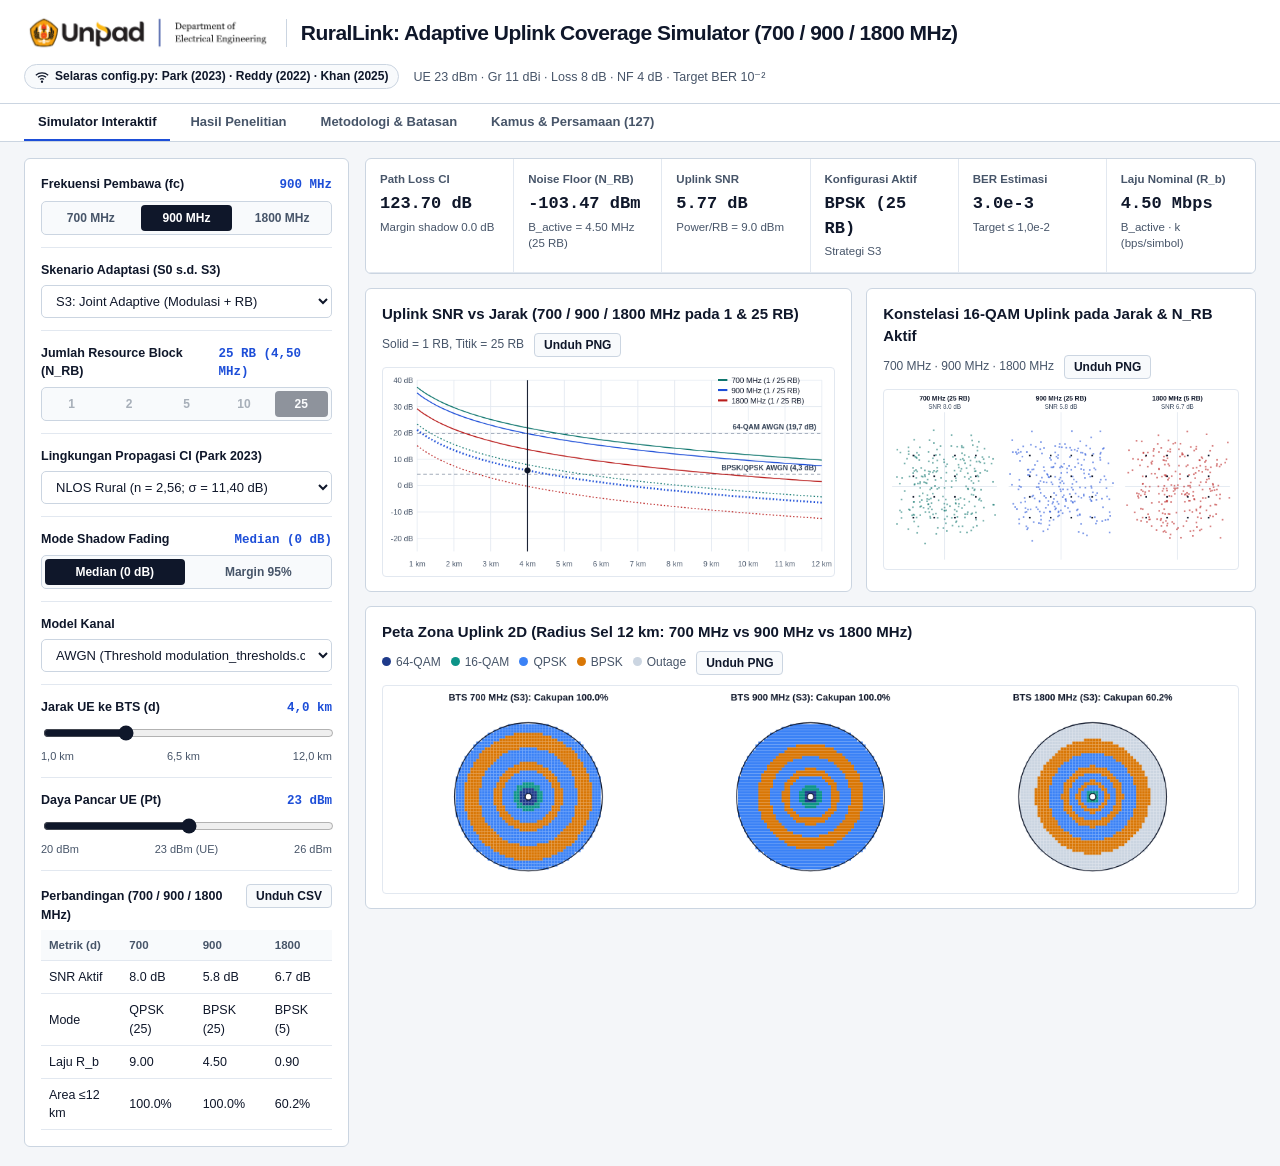
<file: public/index.html>
<!DOCTYPE html>
<html lang="id">
<head>
<meta charset="UTF-8" />
<meta name="viewport" content="width=device-width, initial-scale=1.0" />
<title>RuralLink: Adaptive Uplink Coverage Simulator (700 / 900 / 1800 MHz)</title>
<style>
  :root {
    --bg: #F4F6F9;
    --surface: #FFFFFF;
    --surface-alt: #F8FAFC;
    --ink: #0F172A;
    --ink-muted: #475569;
    --border: #CBD5E1;
    --border-soft: #E2E8F0;
    --accent-900: #1D4ED8;
    --accent-1800: #B91C1C;
    --accent-teal: #0F766E;
    --focus: #2563EB;
  }

  * { box-sizing: border-box; }

  ::selection {
    background: #DBEAFE;
    color: #0F172A;
  }

  ::-webkit-scrollbar { width: 8px; height: 8px; }
  ::-webkit-scrollbar-track { background: var(--bg); }
  ::-webkit-scrollbar-thumb { background: var(--border); border-radius: 4px; }
  ::-webkit-scrollbar-thumb:hover { background: var(--ink-muted); }

  body {
    margin: 0;
    background: var(--bg);
    color: var(--ink);
    font-family: -apple-system, BlinkMacSystemFont, "Segoe UI", Roboto, Helvetica, Arial, sans-serif;
    font-size: 14px;
    line-height: 1.45;
    -webkit-font-smoothing: antialiased;
  }

  .topbar {
    background: var(--surface);
    border-bottom: 1px solid var(--border);
    padding: 14px 24px;
    display: flex;
    flex-wrap: wrap;
    align-items: center;
    justify-content: space-between;
    gap: 12px;
  }

  .topbar h1 {
    margin: 0;
    font-size: 21px;
    font-weight: 700;
    letter-spacing: -0.025em;
    color: var(--ink);
  }

  .topbar-meta {
    font-size: 12.5px;
    color: var(--ink-muted);
    display: flex;
    gap: 14px;
    align-items: center;
    flex-wrap: wrap;
  }

  .pill-badge {
    display: inline-flex;
    align-items: center;
    gap: 6px;
    padding: 3px 10px;
    border: 1px solid var(--border);
    border-radius: 999px;
    background: var(--surface-alt);
    font-size: 12px;
    font-weight: 600;
    color: var(--ink);
    font-variant-numeric: tabular-nums;
  }

  .workbench {
    display: grid;
    grid-template-columns: 325px 1fr;
    gap: 16px;
    padding: 16px 24px 24px;
    max-width: 1480px;
    margin: 0 auto;
  }

  @media (max-width: 980px) {
    .workbench {
      grid-template-columns: 1fr;
      padding: 12px;
    }
  }

  .panel {
    background: var(--surface);
    border: 1px solid var(--border);
    border-radius: 6px;
  }

  .controls-rail {
    padding: 16px;
    display: flex;
    flex-direction: column;
    gap: 13px;
    align-self: start;
  }

  .control-group {
    display: flex;
    flex-direction: column;
    gap: 6px;
    padding-bottom: 12px;
    border-bottom: 1px solid var(--border-soft);
  }

  .control-group:last-of-type {
    border-bottom: none;
    padding-bottom: 0;
  }

  .control-label {
    display: flex;
    justify-content: space-between;
    align-items: baseline;
    font-size: 12.5px;
    font-weight: 600;
    color: var(--ink);
  }

  .val-readout {
    font-family: ui-monospace, SFMono-Regular, Menlo, Consolas, monospace;
    font-size: 12.5px;
    font-weight: 700;
    font-variant-numeric: tabular-nums;
    color: var(--accent-900);
  }

  .segmented {
    display: grid;
    gap: 4px;
    background: var(--surface-alt);
    border: 1px solid var(--border);
    border-radius: 5px;
    padding: 3px;
  }

  .segmented.two-col { grid-template-columns: repeat(2, 1fr); }
  .segmented.three-col { grid-template-columns: repeat(3, 1fr); }
  .segmented.five-col { grid-template-columns: repeat(5, 1fr); }

  .seg-btn {
    border: none;
    background: transparent;
    color: var(--ink-muted);
    font-size: 12px;
    font-weight: 600;
    padding: 6px 4px;
    border-radius: 4px;
    cursor: pointer;
    transition: background 0.12s ease, color 0.12s ease;
    font-variant-numeric: tabular-nums;
  }

  .seg-btn:hover {
    color: var(--ink);
    background: #E2E8F0;
  }

  .seg-btn.active {
    background: var(--ink);
    color: #FFFFFF;
  }

  .seg-btn:disabled {
    opacity: 0.45;
    cursor: not-allowed;
  }

  .seg-btn:focus-visible,
  select:focus-visible,
  input[type="range"]:focus-visible {
    outline: 2px solid var(--focus);
    outline-offset: 2px;
  }

  select {
    width: 100%;
    padding: 7px 10px;
    border: 1px solid var(--border);
    border-radius: 5px;
    background: var(--surface);
    color: var(--ink);
    font-size: 13px;
    font-weight: 500;
  }

  input[type="range"] {
    width: 100%;
    accent-color: var(--ink);
    cursor: pointer;
  }

  .range-bounds {
    display: flex;
    justify-content: space-between;
    font-size: 11px;
    color: var(--ink-muted);
    font-variant-numeric: tabular-nums;
  }

  .main-stage {
    display: flex;
    flex-direction: column;
    gap: 14px;
    min-width: 0;
  }

  .telemetry-strip {
    display: grid;
    grid-template-columns: repeat(6, 1fr);
    background: var(--surface);
    border: 1px solid var(--border);
    border-radius: 6px;
    overflow: hidden;
  }

  @media (max-width: 1180px) {
    .telemetry-strip { grid-template-columns: repeat(3, 1fr); }
  }

  @media (max-width: 600px) {
    .telemetry-strip { grid-template-columns: repeat(2, 1fr); }
  }

  .telemetry-cell {
    padding: 12px 14px;
    border-right: 1px solid var(--border-soft);
    border-bottom: 1px solid var(--border-soft);
  }

  .telemetry-cell:last-child { border-right: none; }

  .t-label {
    font-size: 11.5px;
    font-weight: 600;
    color: var(--ink-muted);
    margin-bottom: 4px;
  }

  .t-value {
    font-family: ui-monospace, SFMono-Regular, Menlo, Consolas, monospace;
    font-size: 17px;
    font-weight: 700;
    font-variant-numeric: tabular-nums;
    color: var(--ink);
  }

  .t-sub {
    font-size: 11.5px;
    color: var(--ink-muted);
    margin-top: 2px;
    font-variant-numeric: tabular-nums;
  }

  .charts-grid {
    display: grid;
    grid-template-columns: 1.25fr 1fr;
    gap: 14px;
  }

  @media (max-width: 1080px) {
    .charts-grid { grid-template-columns: 1fr; }
  }

  .chart-panel {
    padding: 14px 16px;
    display: flex;
    flex-direction: column;
    gap: 10px;
  }

  .chart-head {
    display: flex;
    justify-content: space-between;
    align-items: baseline;
    gap: 8px;
    flex-wrap: wrap;
  }

  .chart-head h2 {
    margin: 0;
    font-size: 15px;
    font-weight: 700;
    color: var(--ink);
  }

  .chart-note {
    font-size: 12px;
    color: var(--ink-muted);
  }

  canvas {
    width: 100%;
    display: block;
    background: #FFFFFF;
    border: 1px solid var(--border-soft);
    border-radius: 4px;
  }

  .compare-table {
    width: 100%;
    border-collapse: collapse;
    font-size: 12.5px;
    font-variant-numeric: tabular-nums;
  }

  .compare-table th,
  .compare-table td {
    padding: 7px 8px;
    text-align: left;
    border-bottom: 1px solid var(--border-soft);
  }

  .compare-table th {
    font-size: 11.5px;
    font-weight: 700;
    color: var(--ink-muted);
    background: var(--surface-alt);
  }

  .dot {
    display: inline-block;
    width: 9px;
    height: 9px;
    border-radius: 50%;
    margin-right: 5px;
  }

  .tabbar {
    background: var(--surface);
    border-bottom: 1px solid var(--border);
    padding: 0 24px;
    display: flex;
    gap: 6px;
    overflow-x: auto;
  }

  .tab-btn {
    border: none;
    border-bottom: 2px solid transparent;
    background: transparent;
    color: var(--ink-muted);
    font-size: 13px;
    font-weight: 600;
    padding: 10px 14px;
    cursor: pointer;
    white-space: nowrap;
    transition: color 0.12s ease, border-color 0.12s ease;
  }

  .tab-btn:hover {
    color: var(--ink);
  }

  .tab-btn.active {
    color: var(--ink);
    border-bottom-color: var(--accent-900);
  }

  .tab-btn:focus-visible,
  .btn-action:focus-visible,
  .search-input:focus-visible {
    outline: 2px solid var(--focus);
    outline-offset: 2px;
  }

  .tab-panel { display: none; }
  .tab-panel.active { display: block; }

  .subpage {
    max-width: 1480px;
    margin: 0 auto;
    padding: 16px 24px 28px;
    display: flex;
    flex-direction: column;
    gap: 14px;
  }

  @media (max-width: 980px) {
    .tabbar { padding: 0 12px; }
    .subpage { padding: 12px; }
  }

  .callout {
    background: var(--surface);
    border: 1px solid var(--border);
    border-radius: 6px;
    padding: 11px 14px;
    font-size: 13px;
    color: var(--ink);
  }

  .filter-row {
    display: flex;
    flex-wrap: wrap;
    gap: 12px;
    align-items: center;
    justify-content: space-between;
    background: var(--surface);
    border: 1px solid var(--border);
    border-radius: 6px;
    padding: 12px 16px;
  }

  .filter-group {
    display: flex;
    flex-wrap: wrap;
    gap: 10px;
    align-items: center;
  }

  .chk-label {
    display: inline-flex;
    align-items: center;
    gap: 5px;
    font-size: 12.5px;
    font-weight: 600;
    color: var(--ink);
    cursor: pointer;
  }

  .search-input {
    min-width: 260px;
    flex: 1;
    padding: 7px 11px;
    border: 1px solid var(--border);
    border-radius: 5px;
    background: var(--surface);
    color: var(--ink);
    font-size: 13px;
  }

  .btn-action {
    border: 1px solid var(--ink);
    background: var(--ink);
    color: #FFFFFF;
    font-size: 12.5px;
    font-weight: 600;
    padding: 7px 13px;
    border-radius: 5px;
    cursor: pointer;
    white-space: nowrap;
  }

  .btn-action:hover {
    background: #1E293B;
  }

  .btn-mini {
    border: 1px solid var(--border);
    background: var(--surface-alt);
    color: var(--ink);
    font-size: 12px;
    font-weight: 600;
    padding: 4px 9px;
    border-radius: 4px;
    cursor: pointer;
    white-space: nowrap;
  }

  .btn-mini:hover {
    background: #E2E8F0;
  }

  .btn-mini:focus-visible {
    outline: 2px solid var(--focus);
    outline-offset: 2px;
  }

  .chart-actions {
    display: inline-flex;
    align-items: center;
    gap: 10px;
    flex-wrap: wrap;
  }


  .data-table-wrap {
    overflow-x: auto;
  }

  .data-table {
    width: 100%;
    border-collapse: collapse;
    font-size: 12.5px;
    font-variant-numeric: tabular-nums;
  }

  .data-table th,
  .data-table td {
    padding: 8px 10px;
    text-align: left;
    border-bottom: 1px solid var(--border-soft);
    vertical-align: top;
  }

  .data-table th {
    font-size: 12px;
    font-weight: 700;
    color: var(--ink-muted);
    background: var(--surface-alt);
    white-space: nowrap;
  }

  .data-table tbody tr:hover {
    background: var(--surface-alt);
  }

  .doc-grid {
    display: grid;
    grid-template-columns: repeat(2, 1fr);
    gap: 14px;
  }

  @media (max-width: 980px) {
    .doc-grid { grid-template-columns: 1fr; }
  }

  .doc-list {
    margin: 4px 0 0;
    padding-left: 18px;
    font-size: 13px;
    color: var(--ink);
  }

  .doc-list li { margin-bottom: 6px; }

  .formula-box {
    background: var(--surface-alt);
    border: 1px solid var(--border);
    border-radius: 5px;
    padding: 9px 12px;
    font-family: ui-monospace, SFMono-Regular, Menlo, Consolas, monospace;
    font-size: 12.5px;
    color: var(--ink);
    overflow-x: auto;
  }

  .gloss-group {
    background: var(--surface);
    border: 1px solid var(--border);
    border-radius: 6px;
    overflow: hidden;
  }

  .gloss-group summary {
    padding: 10px 14px;
    font-size: 13.5px;
    font-weight: 700;
    color: var(--ink);
    background: var(--surface-alt);
    cursor: pointer;
    border-bottom: 1px solid transparent;
  }

  .gloss-group[open] summary {
    border-bottom-color: var(--border-soft);
  }

  .findings-list {
    margin: 0;
    padding-left: 18px;
    font-size: 13px;
  }

  .findings-list li { margin-bottom: 4px; }


  .brand-block {
    display: flex;
    align-items: center;
    gap: 14px;
    flex-wrap: wrap;
  }

  .brand-logo {
    height: 38px;
    width: auto;
    display: block;
    object-fit: contain;
  }

  .brand-sep {
    width: 1px;
    height: 28px;
    background: var(--border);
  }

  @media (max-width: 720px) {
    .brand-sep { display: none; }
    .brand-logo { height: 30px; }
  }

  .eq-grid {
    display: flex;
    flex-direction: column;
    gap: 8px;
  }

  .eq-row {
    display: grid;
    grid-template-columns: 1fr auto;
    align-items: center;
    gap: 12px;
    background: var(--surface-alt);
    border: 1px solid var(--border);
    border-radius: 5px;
    padding: 10px 14px;
  }

  .eq-math {
    font-family: "Cambria Math", "STIX Two Math", Georgia, "Times New Roman", serif;
    font-size: 16px;
    line-height: 1.45;
    color: var(--ink);
  }

  .eq-math sub, .eq-math sup {
    font-size: 72%;
  }

  .eq-desc {
    font-family: -apple-system, BlinkMacSystemFont, "Segoe UI", Roboto, sans-serif;
    font-size: 12.5px;
    color: var(--ink-muted);
    margin-top: 3px;
  }

  .eq-num {
    font-family: ui-monospace, SFMono-Regular, Menlo, Consolas, monospace;
    font-size: 12.5px;
    font-weight: 700;
    color: var(--ink-muted);
  }

  .gloss-math {
    font-family: "Cambria Math", "STIX Two Math", Georgia, "Times New Roman", serif;
    font-size: 14px;
    line-height: 1.5;
    color: var(--ink);
    display: inline-block;
  }

  .gloss-math sub, .gloss-math sup {
    font-size: 74%;
  }

  .gloss-code {
    font-family: ui-monospace, SFMono-Regular, Menlo, Consolas, monospace;
    font-size: 12.5px;
    color: var(--ink);
  }

  .gloss-empty {
    color: var(--ink-muted);
  }

  .gloss-badge {
    display: inline-block;
    font-size: 12px;
    font-weight: 600;
    padding: 1px 7px;
    border-radius: 4px;
    margin-right: 6px;
    vertical-align: baseline;
  }

  .gloss-badge-impl {
    background: #eff6ff;
    color: #1d4ed8;
    border: 1px solid #bfdbfe;
  }

  .gloss-badge-lit {
    background: #fffbeb;
    color: #b45309;
    border: 1px solid #fde68a;
  }

  .gloss-badge-theory {
    background: #f1f5f9;
    color: #475569;
    border: 1px solid #cbd5e1;
  }

</style>
</head>
<body>
  <header class="topbar">
    <div class="brand-block">
      <img class="brand-logo" src="[data-uri]" alt="Logo Universitas Padjadjaran - Department of Electrical Engineering" />
      <span class="brand-sep" aria-hidden="true"></span>
      <h1>RuralLink: Adaptive Uplink Coverage Simulator (700 / 900 / 1800 MHz)</h1>
    </div>
    <div class="topbar-meta">
      <span class="pill-badge">
        <svg width="14" height="14" viewBox="0 0 24 24" fill="none" stroke="currentColor" stroke-width="2" aria-hidden="true">
          <path d="M5 12.55a11 11 0 0 1 14.08 0"/><path d="M1.42 9a16 16 0 0 1 21.16 0"/><path d="M8.53 16.11a6 6 0 0 1 6.95 0"/><circle cx="12" cy="20" r="1"/>
        </svg>
        Selaras config.py: Park (2023) · Reddy (2022) · Khan (2025)
      </span>
      <span>UE 23 dBm · Gr 11 dBi · Loss 8 dB · NF 4 dB · Target BER 10⁻²</span>
    </div>
  </header>

  <nav class="tabbar" role="tablist" aria-label="Navigasi Halaman RuralLink">
    <button type="button" class="tab-btn active" role="tab" aria-selected="true" data-tab="sim">Simulator Interaktif</button>
    <button type="button" class="tab-btn" role="tab" aria-selected="false" data-tab="res">Hasil Penelitian</button>
    <button type="button" class="tab-btn" role="tab" aria-selected="false" data-tab="met">Metodologi &amp; Batasan</button>
    <button type="button" class="tab-btn" role="tab" aria-selected="false" data-tab="dic">Kamus &amp; Persamaan (127)</button>
  </nav>

  <div id="tab-sim" class="tab-panel active" role="tabpanel" aria-label="Simulator Interaktif">
  <main class="workbench">
    <aside class="panel controls-rail" aria-label="Panel Parameter Uplink RuralLink">
      <div class="control-group">
        <div class="control-label">
          <span>Frekuensi Pembawa (fc)</span>
          <span class="val-readout" id="lblFreq">900 MHz</span>
        </div>
        <div class="segmented three-col" role="group" aria-label="Pilih Frekuensi">
          <button type="button" class="seg-btn" data-freq="700" aria-pressed="false">700 MHz</button>
          <button type="button" class="seg-btn active" data-freq="900" aria-pressed="true">900 MHz</button>
          <button type="button" class="seg-btn" data-freq="1800" aria-pressed="false">1800 MHz</button>
        </div>
      </div>

      <div class="control-group">
        <label class="control-label" for="selStrategy">Skenario Adaptasi (S0 s.d. S3)</label>
        <select id="selStrategy">
          <option value="S0">S0: Baseline Fixed (QPSK + 25 RB)</option>
          <option value="S1">S1: Adaptive Modulasi (Fixed 25 RB)</option>
          <option value="S2">S2: Adaptive Bandwidth (Fixed QPSK)</option>
          <option value="S3" selected>S3: Joint Adaptive (Modulasi + RB)</option>
          <option value="R0">R0: Referensi Ketahanan (BPSK + 1 RB)</option>
          <option value="MANUAL">Manual (Kunci N_RB Pilihan)</option>
        </select>
      </div>

      <div class="control-group">
        <div class="control-label">
          <span>Jumlah Resource Block (N_RB)</span>
          <span class="val-readout" id="lblRb">25 RB (4,50 MHz)</span>
        </div>
        <div class="segmented five-col" role="group" aria-label="Pilih Jumlah RB">
          <button type="button" class="seg-btn" data-rb="1" aria-pressed="false">1</button>
          <button type="button" class="seg-btn" data-rb="2" aria-pressed="false">2</button>
          <button type="button" class="seg-btn" data-rb="5" aria-pressed="false">5</button>
          <button type="button" class="seg-btn" data-rb="10" aria-pressed="false">10</button>
          <button type="button" class="seg-btn active" data-rb="25" aria-pressed="true">25</button>
        </div>
      </div>

      <div class="control-group">
        <label class="control-label" for="selEnv">Lingkungan Propagasi CI (Park 2023)</label>
        <select id="selEnv">
          <option value="NLOS" selected>NLOS Rural (n = 2,56; σ = 11,40 dB)</option>
          <option value="LOS">LOS Rural (n = 2,16; σ = 3,07 dB)</option>
        </select>
      </div>

      <div class="control-group">
        <div class="control-label">
          <span>Mode Shadow Fading</span>
          <span class="val-readout" id="lblShadow">Median (0 dB)</span>
        </div>
        <div class="segmented two-col" role="group" aria-label="Mode Shadow Fading">
          <button type="button" class="seg-btn active" data-shadow="median" aria-pressed="true">Median (0 dB)</button>
          <button type="button" class="seg-btn" data-shadow="margin95" aria-pressed="false">Margin 95%</button>
        </div>
      </div>

      <div class="control-group">
        <label class="control-label" for="selChannel">Model Kanal</label>
        <select id="selChannel">
          <option value="AWGN" selected>AWGN (Threshold modulation_thresholds.csv)</option>
          <option value="Rayleigh">Rayleigh Fading (Multipath NLOS)</option>
        </select>
      </div>

      <div class="control-group">
        <label class="control-label" for="rngDist">
          <span>Jarak UE ke BTS (d)</span>
          <span class="val-readout" id="lblDist">4,0 km</span>
        </label>
        <input id="rngDist" type="range" min="1.0" max="12.0" step="0.2" value="4.0" />
        <div class="range-bounds"><span>1,0 km</span><span>6,5 km</span><span>12,0 km</span></div>
      </div>

      <div class="control-group">
        <label class="control-label" for="rngPt">
          <span>Daya Pancar UE (Pt)</span>
          <span class="val-readout" id="lblPt">23 dBm</span>
        </label>
        <input id="rngPt" type="range" min="20" max="26" step="1" value="23" />
        <div class="range-bounds"><span>20 dBm</span><span>23 dBm (UE)</span><span>26 dBm</span></div>
      </div>

      <div class="control-group">
        <div class="control-label"><span>Perbandingan (700 / 900 / 1800 MHz)</span><button type="button" class="btn-mini" id="btnDlActiveCsv">Unduh CSV</button></div>
        <table class="compare-table" aria-label="Perbandingan 700, 900, dan 1800 MHz">
          <thead>
            <tr>
              <th>Metrik (d)</th>
              <th>700</th>
              <th>900</th>
              <th>1800</th>
            </tr>
          </thead>
          <tbody>
            <tr>
              <td>SNR Aktif</td>
              <td id="cmpSnr700">-</td>
              <td id="cmpSnr900">-</td>
              <td id="cmpSnr1800">-</td>
            </tr>
            <tr>
              <td>Mode</td>
              <td id="cmpMod700">-</td>
              <td id="cmpMod900">-</td>
              <td id="cmpMod1800">-</td>
            </tr>
            <tr>
              <td>Laju R_b</td>
              <td id="cmpRate700">-</td>
              <td id="cmpRate900">-</td>
              <td id="cmpRate1800">-</td>
            </tr>
            <tr>
              <td>Area ≤12 km</td>
              <td id="cmpCov700">-</td>
              <td id="cmpCov900">-</td>
              <td id="cmpCov1800">-</td>
            </tr>
          </tbody>
        </table>
      </div>
    </aside>

    <section class="main-stage">
      <div class="telemetry-strip" aria-label="Hasil Pembacaan Uplink Langsung">
        <div class="telemetry-cell">
          <div class="t-label">Path Loss CI</div>
          <div class="t-value" id="kpiPl">-</div>
          <div class="t-sub" id="kpiPlSub">Margin 0,0 dB</div>
        </div>
        <div class="telemetry-cell">
          <div class="t-label">Noise Floor (N_RB)</div>
          <div class="t-value" id="kpiNoise">-</div>
          <div class="t-sub" id="kpiNoiseSub">B_active = 4,50 MHz</div>
        </div>
        <div class="telemetry-cell">
          <div class="t-label">Uplink SNR</div>
          <div class="t-value" id="kpiSnr">-</div>
          <div class="t-sub" id="kpiSnrSub">P/RB = 9,0 dBm</div>
        </div>
        <div class="telemetry-cell">
          <div class="t-label">Konfigurasi Aktif</div>
          <div class="t-value" id="kpiMode">-</div>
          <div class="t-sub" id="kpiModeSub">Strategi S3</div>
        </div>
        <div class="telemetry-cell">
          <div class="t-label">BER Estimasi</div>
          <div class="t-value" id="kpiBer">-</div>
          <div class="t-sub">Target ≤ 1,0e-2</div>
        </div>
        <div class="telemetry-cell">
          <div class="t-label">Laju Nominal (R_b)</div>
          <div class="t-value" id="kpiRate">-</div>
          <div class="t-sub">B_active · k (bps/simbol)</div>
        </div>
      </div>

      <div class="charts-grid">
        <article class="panel chart-panel">
          <div class="chart-head">
            <h2>Uplink SNR vs Jarak (700 / 900 / 1800 MHz pada 1 &amp; 25 RB)</h2>
            <div class="chart-actions">
              <span class="chart-note">Solid = 1 RB, Titik = 25 RB</span>
              <button type="button" class="btn-mini" data-dl-canvas="cvSnr" data-dl-name="rurallink_snr_vs_jarak.png">Unduh PNG</button>
            </div>
          </div>
          <canvas id="cvSnr" width="660" height="305"></canvas>
        </article>

        <article class="panel chart-panel">
          <div class="chart-head">
            <h2>Konstelasi 16-QAM Uplink pada Jarak &amp; N_RB Aktif</h2>
            <div class="chart-actions">
              <span class="chart-note">700 MHz · 900 MHz · 1800 MHz</span>
              <button type="button" class="btn-mini" data-dl-canvas="cvConst" data-dl-name="rurallink_konstelasi_16qam.png">Unduh PNG</button>
            </div>
          </div>
          <canvas id="cvConst" width="600" height="305"></canvas>
        </article>
      </div>

      <article class="panel chart-panel">
        <div class="chart-head">
          <h2>Peta Zona Uplink 2D (Radius Sel 12 km: 700 MHz vs 900 MHz vs 1800 MHz)</h2>
          <div class="chart-actions">
            <span class="chart-note">
              <span class="dot" style="background:#1E3A8A"></span>64-QAM
              &nbsp;&nbsp;<span class="dot" style="background:#0D9488"></span>16-QAM
              &nbsp;&nbsp;<span class="dot" style="background:#3B82F6"></span>QPSK
              &nbsp;&nbsp;<span class="dot" style="background:#D97706"></span>BPSK
              &nbsp;&nbsp;<span class="dot" style="background:#CBD5E1"></span>Outage
            </span>
            <button type="button" class="btn-mini" data-dl-canvas="cvMap" data-dl-name="rurallink_peta_zona_2d.png">Unduh PNG</button>
          </div>
        </div>
        <canvas id="cvMap" width="1180" height="285"></canvas>
      </article>
    </section>
  </main>
  </div>

  <section id="tab-res" class="tab-panel" role="tabpanel" aria-label="Hasil Penelitian">
    <div class="subpage">
      <div class="callout">
        <strong>Catatan Validasi Data:</strong> Seluruh angka di halaman ini diambil langsung dari hasil eksekusi mesin Python tervalidasi
        (<code>900/1800 MHz</code>, UE <code>23 dBm</code>, target <code>BER 10⁻²</code>, <code>seed 42</code>, <code>5.000</code> realisasi bersama, grid <code>1–12 km</code>).
        <strong>THEORETICAL</strong> = path loss median &amp; rumus analitis; <strong>SIMULATED</strong> = shadowing log-normal, Rayleigh fading, dan Monte Carlo <code>10⁶</code> bit.
      </div>

      <div class="filter-row">
        <div class="filter-group">
          <span class="control-label">Lingkungan:</span>
          <div class="segmented two-col" role="group" aria-label="Pilih Lingkungan Hasil">
            <button type="button" class="seg-btn" data-res-env="LOS" aria-pressed="false">LOS</button>
            <button type="button" class="seg-btn active" data-res-env="NLOS" aria-pressed="true">NLOS</button>
          </div>
        </div>
        <div class="filter-group" id="resStratGroup">
          <span class="control-label">Strategi:</span>
          <label class="chk-label"><input type="checkbox" value="S0" checked /> S0</label>
          <label class="chk-label"><input type="checkbox" value="S1" checked /> S1</label>
          <label class="chk-label"><input type="checkbox" value="S2" checked /> S2</label>
          <label class="chk-label"><input type="checkbox" value="S3" checked /> S3</label>
          <label class="chk-label"><input type="checkbox" value="R0" checked /> R0</label>
        </div>
      </div>

      <article class="panel chart-panel">
        <div class="chart-head">
          <h2>Ringkasan Radius Cakupan Maksimal (Grid 1–12 km)</h2>
          <div class="chart-actions">
            <span class="chart-note">&lt;1 km = gagal di titik awal; &gt;=12 km = tersensor kanan</span>
            <button type="button" class="btn-mini" id="btnDlCovCsv">Unduh CSV</button>
          </div>
        </div>
        <div class="data-table-wrap">
          <table class="data-table">
            <thead>
              <tr>
                <th>Frekuensi</th>
                <th>Kode</th>
                <th>Strategi</th>
                <th>Median PL (THEORETICAL)</th>
                <th>Margin 95%</th>
                <th>Shadowing 5% (SIMULATED)</th>
                <th>Shadowing + Rayleigh CSI (SIMULATED)</th>
              </tr>
            </thead>
            <tbody id="resSummaryBody"></tbody>
          </table>
        </div>
      </article>

      <article class="panel chart-panel">
        <div class="chart-head">
          <h2>Temuan Terverifikasi Tepi Sel (2 km, NLOS, Shadowing + Rayleigh CSI)</h2>
          <span class="chart-note">Perbandingan langsung Baseline S0 vs Joint Adaptive S3</span>
        </div>
        <ul class="findings-list" id="resEdgeFindings"></ul>
      </article>

      <article class="panel chart-panel">
        <div class="chart-head">
          <h2>Perbandingan Outage &amp; Laju Efektif pada Jarak Uji (2, 5, 8, 12 km)</h2>
          <div class="chart-actions">
            <span class="chart-note">Laju efektif menghitung titik outage sebagai 0 Mbit/s</span>
            <button type="button" class="btn-mini" id="btnDlCmpCsv">Unduh CSV</button>
          </div>
        </div>
        <div class="data-table-wrap">
          <table class="data-table">
            <thead>
              <tr>
                <th>Frekuensi</th>
                <th>Strategi</th>
                <th>Jarak</th>
                <th>Outage Shadow</th>
                <th>Laju Mean Shadow</th>
                <th>Outage +Rayleigh CSI</th>
                <th>Laju Efektif CSI</th>
                <th>BER Bersyarat Mean</th>
              </tr>
            </thead>
            <tbody id="resCmpBody"></tbody>
          </table>
        </div>
      </article>

      <article class="panel chart-panel">
        <div class="chart-head">
          <h2>Validasi Monte Carlo Bit-Level pada Titik Operasi S3 (1.000.000 bit)</h2>
          <div class="chart-actions">
            <span class="chart-note">Kesesuaian simulasi terhadap kurva teoretis (CI 95% Wilson)</span>
            <button type="button" class="btn-mini" id="btnDlMcCsv">Unduh CSV</button>
          </div>
        </div>
        <div class="data-table-wrap">
          <table class="data-table">
            <thead>
              <tr>
                <th>Frekuensi</th>
                <th>Lingkungan</th>
                <th>Jarak</th>
                <th>N_RB</th>
                <th>Modulasi</th>
                <th>Eb/N0 (dB)</th>
                <th>Teori AWGN</th>
                <th>MC AWGN</th>
                <th>Teori Rayleigh</th>
                <th>MC Rayleigh</th>
              </tr>
            </thead>
            <tbody id="resMcBody"></tbody>
          </table>
        </div>
      </article>
    </div>
  </section>

  <section id="tab-met" class="tab-panel" role="tabpanel" aria-label="Metodologi dan Batasan">
    <div class="subpage">
      <article class="panel chart-panel">
        <div class="chart-head">
          <h2>Model Matematis &amp; Persamaan Inti RuralLink</h2>
          <span class="chart-note">Selaras dengan src/propagation.py, src/link_budget.py, src/modulation.py, dan src/adaptive.py</span>
        </div>
        <div class="eq-grid">
          <div class="eq-row">
            <div>
              <div class="eq-math"><i>PL</i>(<i>d</i>) = 32,4 + 20 log<sub>10</sub>(<i>f</i><sub>GHz</sub>) + 10 <i>n</i> log<sub>10</sub>(<i>d</i><sub>m</sub>) + <i>X</i><sub>&sigma;</sub></div>
              <div class="eq-desc">Model Close-In (CI) d<sub>0</sub> = 1 m (Park et al., 2023): LOS (<i>n</i> = 2,16; &sigma; = 3,07 dB) dan NLOS (<i>n</i> = 2,56; &sigma; = 11,40 dB)</div>
            </div>
            <span class="eq-num">(1)</span>
          </div>

          <div class="eq-row">
            <div>
              <div class="eq-math"><i>P</i><sub>r</sub> = <i>P</i><sub>t</sub> + <i>G</i><sub>t</sub> + <i>G</i><sub>r</sub> &minus; <i>L</i><sub>feeder</sub> &minus; <i>L</i><sub>body</sub> &minus; <i>PL</i></div>
              <div class="eq-desc">Link Budget Uplink (dBm): daya terima di BTS dengan <i>P</i><sub>t</sub> = 23 dBm, <i>G</i><sub>t</sub> = 0 dBi, <i>G</i><sub>r</sub> = 11 dBi, <i>L</i><sub>feeder</sub> = 5 dB, <i>L</i><sub>body</sub> = 3 dB</div>
            </div>
            <span class="eq-num">(2)</span>
          </div>

          <div class="eq-row">
            <div>
              <div class="eq-math"><i>N</i><sub>dBm</sub> = &minus;174 + 10 log<sub>10</sub>(<i>N</i><sub>RB</sub> &middot; 180 kHz) + <i>NF</i> , &nbsp;&nbsp; SNR<sub>dB</sub> = <i>P</i><sub>r</sub> &minus; <i>N</i><sub>dBm</sub></div>
              <div class="eq-desc">Daya derau termal penerima (NF = 4 dB) dan rasio sinyal terhadap derau (SNR) pada <i>N</i><sub>RB</sub> &isin; {1, 2, 5, 10, 25}</div>
            </div>
            <span class="eq-num">(3)</span>
          </div>

          <div class="eq-row">
            <div>
              <div class="eq-math">(<i>E</i><sub>b</sub> / <i>N</i><sub>0</sub>)<sub>dB</sub> = SNR<sub>dB</sub> &minus; 10 log<sub>10</sub>(<i>k</i>) , &nbsp;&nbsp; <i>k</i> = log<sub>2</sub>(<i>M</i>)</div>
              <div class="eq-desc">Energi per bit terhadap kerapatan derau untuk modulasi <i>M</i>-ary (BPSK <i>k</i> = 1, QPSK <i>k</i> = 2, 16-QAM <i>k</i> = 4, 64-QAM <i>k</i> = 6)</div>
            </div>
            <span class="eq-num">(4)</span>
          </div>

          <div class="eq-row">
            <div>
              <div class="eq-math"><i>R</i><sub>b</sub> = <i>B</i><sub>active</sub> &middot; <i>k</i> = <i>N</i><sub>RB</sub> &middot; 180 kHz &middot; log<sub>2</sub>(<i>M</i>)</div>
              <div class="eq-desc">Laju data nominal tanpa <i>channel coding</i> (maksimum 27,00 Mbit/s pada 64-QAM &times; 25 RB; 0,18 Mbit/s pada BPSK &times; 1 RB)</div>
            </div>
            <span class="eq-num">(5)</span>
          </div>
        </div>
        <ul class="doc-list">
          <li><strong>Propagasi Close-In (CI):</strong> Parameter LOS dan NLOS diadaptasi dari kampanye pengukuran 1400 MHz (Park et al., 2023) lalu diekstrapolasi ke 900/1800 MHz (serta suplemen 700 MHz).</li>
          <li><strong>Link Budget Uplink:</strong> Daya pancar UE 23 dBm, gain antena UE 0 dBi, gain BTS 11 dBi, feeder loss 5 dB, body loss 3 dB, NF 4 dB (Yogapratama et al., 2015; Reddy et al., 2022).</li>
          <li><strong>Ambang Modulasi AWGN (BER = 10⁻²):</strong> BPSK 4,32 dB (Es/N0 4,32 dB); QPSK 4,32 dB (Es/N0 7,33 dB); 16-QAM 7,88 dB (Es/N0 13,90 dB); 64-QAM 11,95 dB (Es/N0 19,74 dB).</li>
          <li><strong>Optimasi S0 s.d. S3 &amp; R0:</strong> Semua opsi (Modulasi, N_RB) yang memenuhi target BER diuji dan dipilih berdasarkan laju data nominal tertinggi. Mengurangi N_RB menurunkan noise floor hingga +13,98 dB (25 ke 1 RB).</li>
          <li><strong>Evaluasi Rayleigh:</strong> Simulasi sistem-level memakai CSI sesaat per realisasi; sedangkan BER rata-rata Rayleigh tanpa CSI dihitung terpisah untuk validasi kurva modulasi.</li>
        </ul>
      </article>

      <div class="doc-grid">
        <article class="panel chart-panel">
          <div class="chart-head"><h2>Batasan Penelitian</h2></div>
          <ul class="doc-list">
            <li>Konfigurasi riset utama berfokus pada <strong>900 MHz dan 1800 MHz</strong> pada target BER <code>10⁻²</code>; opsi 700 MHz di simulator merupakan suplemen eksploratori.</li>
            <li>Laju nominal <code>R_b = B_active · k</code> dihitung tanpa <em>channel coding</em> (FEC), protokol overhead, maupun penjadwalan multi-user, sehingga bukan throughput aktual LTE.</li>
            <li>Parameter propagasi CI diekstrapolasi dari data Korea Selatan (Park et al., 2023) karena belum ada pengukuran drive-test lapangan Indonesia pada studi ini.</li>
            <li>Peta zona 2D adalah model radial hipotetis simetris (1–12 km), bukan peta kontur geografis sebenarnya.</li>
            <li>Estimasi radius yang mencapai 12 km bersifat tersensor kanan (<code>&gt;= 12 km</code>).</li>
          </ul>
        </article>

        <article class="panel chart-panel">
          <div class="chart-head"><h2>Sumber Literatur &amp; Kredit Tim</h2></div>
          <ul class="doc-list">
            <li><strong>Park et al. (2023):</strong> Model Close-In (CI) Path Loss pedesaan LOS dan NLOS (<em>IEEE Wireless Communications Letters</em>).</li>
            <li><strong>Reddy et al. (2022):</strong> Analisis keterbatasan daya uplink sel luas dan margin shadow fading 95% (<em>EURASIP JWCN</em>).</li>
            <li><strong>Khan et al. (2025):</strong> Kerangka modulasi adaptif berbasis SNR dan target BER <code>10⁻²</code> (<em>Scientific Reports</em>).</li>
            <li><strong>Yogapratama et al. (2015):</strong> Parameter perangkat keras LTE pedesaan 900/1800 MHz (<em>IEEE ICoICT</em>).</li>
            <li><strong>Komdigi (2025):</strong> Data kesenjangan cakupan 4G populasi (98,95%) vs wilayah daratan (53,82%).</li>
            <li><strong>Tim Kelompok 1:</strong> Aditya, Zahran, Baihaqy, Jeyd, Rizqul, Yusril (S1 Teknik Elektro FMIPA Universitas Padjadjaran, 2026).</li>
          </ul>
        </article>
      </div>
    </div>
  </section>

  <section id="tab-dic" class="tab-panel" role="tabpanel" aria-label="Kamus dan Persamaan">
    <div class="subpage">
      <div class="callout">
        <strong>Ensiklopedia RuralLink (127 Istilah):</strong> Referensi cepat istilah, singkatan, persamaan, satuan, dan batasan riset untuk persiapan presentasi dan tanya-jawab.
        Setiap entri memiliki status eksplisit: <em>Diimplementasikan di RuralLink</em>, <em>Latar belakang teoretis</em>, atau <em>Konteks literatur</em>.
      </div>

      <div class="filter-row">
        <input type="search" id="glossSearch" class="search-input" placeholder="Cari istilah, kepanjangan, definisi, atau persamaan (mis. Eb/N0, Wilson, CSI)..." aria-label="Cari istilah kamus" />
        <select id="glossCat" style="width:auto; min-width:240px;" aria-label="Filter kategori kamus">
          <option value="ALL">Semua kategori (10)</option>
        </select>
        <button type="button" id="btnDlGlossary" class="btn-action">Unduh CSV Kamus</button>
      </div>

      <div class="chart-note" id="glossCount">Menampilkan 127 dari 127 istilah.</div>
      <div id="glossContainer" style="display:flex; flex-direction:column; gap:10px;"></div>
    </div>
  </section>


<script>
(function () {
  "use strict";

  // Konstanta selaras 100% dengan config.py (rural-link-main)
  const RB_HZ = 180000;
  const RB_CHOICES = [1, 2, 5, 10, 25];
  const GT_UE = 0.0;
  const GR_BTS = 11.0;
  const L_FEEDER = 5.0;
  const L_BODY = 3.0;
  const NF_DB = 4.0;
  const N0_DBM_HZ = -174.0;
  const BER_TARGET = 0.01;
  const SHADOW_Z_95 = 1.645;

  const CI_PARAMS = {
    LOS:  { n: 2.16, sigma: 3.07 },
    NLOS: { n: 2.56, sigma: 11.40 }
  };

  const MODS = [
    { M: 64, name: "64-QAM", k: 6, color: "#1E3A8A" },
    { M: 16, name: "16-QAM", k: 4, color: "#0D9488" },
    { M: 4,  name: "QPSK",   k: 2, color: "#3B82F6" },
    { M: 2,  name: "BPSK",   k: 1, color: "#D97706" }
  ];

  const state = {
    freq: 900,
    strategy: "S3",
    nRb: 25,
    env: "NLOS",
    shadow: "median",
    channel: "AWGN",
    dist: 4.0,
    pt: 23
  };

  function erfcApprox(x) {
    if (x < 0) return 2 - erfcApprox(-x);
    const t = 1 / (1 + 0.3275911 * x);
    const poly = t * (0.254829592 + t * (-0.284496736 + t * (1.421413741 + t * (-1.453152027 + t * 1.061405429))));
    return poly * Math.exp(-x * x);
  }

  function calcPathLoss(freqMhz, distKm, envKey, shadowMode) {
    const p = CI_PARAMS[envKey];
    const dM = Math.max(distKm, 0.001) * 1000.0;
    const fspl1m = 32.4 + 20.0 * Math.log10(freqMhz / 1000.0);
    const margin = shadowMode === "margin95" ? SHADOW_Z_95 * p.sigma : 0.0;
    const pl = fspl1m + 10.0 * p.n * Math.log10(dM) + margin;
    return { pl, margin };
  }

  function calcLinkBudget(freqMhz, distKm, nRb, envKey, shadowMode, ptDbm) {
    const { pl, margin } = calcPathLoss(freqMhz, distKm, envKey, shadowMode);
    const bActive = nRb * RB_HZ;
    const pr = ptDbm + GT_UE + GR_BTS - pl - L_FEEDER - L_BODY;
    const noiseDbm = N0_DBM_HZ + 10.0 * Math.log10(bActive) + NF_DB;
    const snrDb = pr - noiseDbm;
    const pPerRb = ptDbm - 10.0 * Math.log10(nRb);
    return { pl, margin, bActive, pr, noiseDbm, snrDb, pPerRb };
  }

  function theoreticalBer(M, ebn0Db, channel) {
    const ebn0 = Math.pow(10.0, ebn0Db / 10.0);
    const k = Math.log2(M);
    if (channel === "AWGN") {
      if (M <= 4) return 0.5 * erfcApprox(Math.sqrt(ebn0));
      const a = (4.0 / k) * (1.0 - 1.0 / Math.sqrt(M));
      return a * 0.5 * erfcApprox(Math.sqrt((3.0 * k * ebn0) / (2.0 * (M - 1.0))));
    }
    if (M <= 4) return 0.5 * (1.0 - Math.sqrt(ebn0 / (1.0 + ebn0)));
    const g = (1.5 * k * ebn0) / (M - 1.0);
    return (4.0 / k) * (1.0 - 1.0 / Math.sqrt(M)) * 0.5 * (1.0 - Math.sqrt(g / (1.0 + g)));
  }

  function evaluateStrategy(freqMhz, distKm) {
    const strat = state.strategy;
    const fixedRb = state.nRb;

    if (strat === "R0") {
      const lb = calcLinkBudget(freqMhz, distKm, 1, state.env, state.shadow, state.pt);
      const bpsk = MODS[3];
      const ber = theoreticalBer(bpsk.M, lb.snrDb, state.channel);
      if (ber <= BER_TARGET) {
        return { ...lb, nRb: 1, mod: bpsk, ber, rateMbps: (1 * RB_HZ * bpsk.k) / 1e6 };
      }
      return { ...lb, nRb: 1, mod: { M: 0, name: "Outage", k: 0, color: "#CBD5E1" }, ber, rateMbps: 0 };
    }

    if (strat === "S0") {
      const lb = calcLinkBudget(freqMhz, distKm, 25, state.env, state.shadow, state.pt);
      const qpsk = MODS[2];
      const ber = theoreticalBer(qpsk.M, lb.snrDb - 10 * Math.log10(qpsk.k), state.channel);
      if (ber <= BER_TARGET) {
        return { ...lb, nRb: 25, mod: qpsk, ber, rateMbps: (25 * RB_HZ * qpsk.k) / 1e6 };
      }
      return { ...lb, nRb: 25, mod: { M: 0, name: "Outage", k: 0, color: "#CBD5E1" }, ber, rateMbps: 0 };
    }

    if (strat === "S1" || strat === "MANUAL") {
      const rbUse = strat === "S1" ? 25 : fixedRb;
      const lb = calcLinkBudget(freqMhz, distKm, rbUse, state.env, state.shadow, state.pt);
      for (const m of MODS) {
        const ber = theoreticalBer(m.M, lb.snrDb - 10 * Math.log10(m.k), state.channel);
        if (ber <= BER_TARGET) {
          return { ...lb, nRb: rbUse, mod: m, ber, rateMbps: (rbUse * RB_HZ * m.k) / 1e6 };
        }
      }
      const berBpsk = theoreticalBer(2, lb.snrDb, state.channel);
      return { ...lb, nRb: rbUse, mod: { M: 0, name: "Outage", k: 0, color: "#CBD5E1" }, ber: berBpsk, rateMbps: 0 };
    }

    if (strat === "S2") {
      const qpsk = MODS[2];
      for (let i = RB_CHOICES.length - 1; i >= 0; i--) {
        const rb = RB_CHOICES[i];
        const lb = calcLinkBudget(freqMhz, distKm, rb, state.env, state.shadow, state.pt);
        const ber = theoreticalBer(qpsk.M, lb.snrDb - 10 * Math.log10(qpsk.k), state.channel);
        if (ber <= BER_TARGET) {
          return { ...lb, nRb: rb, mod: qpsk, ber, rateMbps: (rb * RB_HZ * qpsk.k) / 1e6 };
        }
      }
      const lb1 = calcLinkBudget(freqMhz, distKm, 1, state.env, state.shadow, state.pt);
      const ber1 = theoreticalBer(2, lb1.snrDb - 10 * Math.log10(2), state.channel);
      return { ...lb1, nRb: 1, mod: { M: 0, name: "Outage", k: 0, color: "#CBD5E1" }, ber: ber1, rateMbps: 0 };
    }

    // S3: Joint Adaptive (pilih pasangan (M, N_RB) yang memenuhi BER <= 0.01 dengan R_b tertinggi)
    let best = null;
    for (const rb of RB_CHOICES) {
      const lb = calcLinkBudget(freqMhz, distKm, rb, state.env, state.shadow, state.pt);
      for (const m of MODS) {
        const ber = theoreticalBer(m.M, lb.snrDb - 10 * Math.log10(m.k), state.channel);
        if (ber <= BER_TARGET) {
          const rateMbps = (rb * RB_HZ * m.k) / 1e6;
          if (!best || rateMbps > best.rateMbps + 1e-9 || (Math.abs(rateMbps - best.rateMbps) <= 1e-9 && ber < best.ber)) {
            best = { ...lb, nRb: rb, mod: m, ber, rateMbps };
          }
        }
      }
    }
    if (best) return best;
    const lbFallback = calcLinkBudget(freqMhz, distKm, 1, state.env, state.shadow, state.pt);
    const berFallback = theoreticalBer(2, lbFallback.snrDb, state.channel);
    return { ...lbFallback, nRb: 1, mod: { M: 0, name: "Outage", k: 0, color: "#CBD5E1" }, ber: berFallback, rateMbps: 0 };
  }

  function pseudoRand(seed) {
    const x = Math.sin(seed * 12.9898 + 78.233) * 43758.5453;
    return x - Math.floor(x);
  }
  function gaussianPair(seed) {
    const u1 = Math.max(pseudoRand(seed), 1e-6);
    const u2 = pseudoRand(seed + 0.37);
    const r = Math.sqrt(-2 * Math.log(u1));
    return [r * Math.cos(2 * Math.PI * u2), r * Math.sin(2 * Math.PI * u2)];
  }

  function setupCanvas(id, logicalW, logicalH) {
    const cv = document.getElementById(id);
    const dpr = Math.min(window.devicePixelRatio || 1, 2.5);
    if (cv.width !== Math.round(logicalW * dpr) || cv.height !== Math.round(logicalH * dpr)) {
      cv.width = Math.round(logicalW * dpr);
      cv.height = Math.round(logicalH * dpr);
    }
    const ctx = cv.getContext("2d");
    ctx.setTransform(dpr, 0, 0, dpr, 0, 0);
    ctx.clearRect(0, 0, logicalW, logicalH);
    return { ctx, W: logicalW, H: logicalH };
  }

  function drawSnrChart(activeRb) {
    const { ctx, W, H } = setupCanvas("cvSnr", 660, 305);
    const pad = { l: 50, r: 18, t: 18, b: 36 };
    const pw = W - pad.l - pad.r;
    const ph = H - pad.t - pad.b;
    const yMin = -25, yMax = 40;
    const xToPx = (d) => pad.l + ((d - 1.0) / 11.0) * pw;
    const yToPx = (s) => pad.t + ((yMax - Math.max(yMin, Math.min(yMax, s))) / (yMax - yMin)) * ph;

    ctx.strokeStyle = "#E2E8F0";
    ctx.lineWidth = 1;
    ctx.fillStyle = "#475569";
    ctx.font = "11px sans-serif";
    for (let y = -20; y <= 40; y += 10) {
      const py = yToPx(y);
      ctx.beginPath(); ctx.moveTo(pad.l, py); ctx.lineTo(W - pad.r, py); ctx.stroke();
      ctx.textAlign = "right";
      ctx.fillText(y + " dB", pad.l - 6, py + 4);
    }
    for (let d = 1; d <= 12; d += 1) {
      const px = xToPx(d);
      ctx.beginPath(); ctx.moveTo(px, pad.t); ctx.lineTo(px, H - pad.b); ctx.stroke();
      ctx.textAlign = "center";
      ctx.fillText(d + " km", px, H - 14);
    }

    // Garis ambang AWGN modulation_thresholds.csv: BPSK (4.32 dB) & 64-QAM (19.74 dB)
    const thresholds = [
      { val: 4.323, label: "BPSK/QPSK AWGN (4,3 dB)" },
      { val: 19.735, label: "64-QAM AWGN (19,7 dB)" }
    ];
    thresholds.forEach((th) => {
      const py = yToPx(th.val);
      ctx.save();
      ctx.setLineDash([5, 4]);
      ctx.strokeStyle = "#64748B";
      ctx.lineWidth = 1.2;
      ctx.beginPath(); ctx.moveTo(pad.l, py); ctx.lineTo(W - pad.r, py); ctx.stroke();
      ctx.restore();

      ctx.font = "600 10.5px sans-serif";
      const tw = ctx.measureText(th.label).width;
      const bx = W - pad.r - tw - 12;
      const by = py - 18;
      ctx.fillStyle = "rgba(255, 255, 255, 0.94)";
      ctx.fillRect(bx, by, tw + 8, 15);
      ctx.fillStyle = "#334155";
      ctx.textAlign = "right";
      ctx.fillText(th.label, W - pad.r - 8, py - 6);
    });

    // Kurva 700, 900 & 1800 pada 1 RB (solid) dan 25 RB (titik)
    const lines = [
      { f: 700,  rb: 1,  col: "#0F766E", dash: [] },
      { f: 700,  rb: 25, col: "#0F766E", dash: [2, 3] },
      { f: 900,  rb: 1,  col: "#1D4ED8", dash: [] },
      { f: 900,  rb: 25, col: "#1D4ED8", dash: [2, 3] },
      { f: 1800, rb: 1,  col: "#B91C1C", dash: [] },
      { f: 1800, rb: 25, col: "#B91C1C", dash: [2, 3] }
    ];
    if (activeRb !== 1 && activeRb !== 25) {
      const activeCol = state.freq === 700 ? "#0F766E" : (state.freq === 900 ? "#1D4ED8" : "#B91C1C");
      lines.push({ f: state.freq, rb: activeRb, col: activeCol, dash: [6, 3] });
    }

    lines.forEach((ln) => {
      ctx.save();
      ctx.strokeStyle = ln.col;
      ctx.lineWidth = (ln.f === state.freq && ln.rb === activeRb) ? 2.8 : 1.5;
      ctx.setLineDash(ln.dash);
      ctx.beginPath();
      for (let i = 0; i <= 110; i++) {
        const d = 1.0 + i * 0.1;
        const { snrDb } = calcLinkBudget(ln.f, d, ln.rb, state.env, state.shadow, state.pt);
        const px = xToPx(d), py = yToPx(snrDb);
        if (i === 0) ctx.moveTo(px, py); else ctx.lineTo(px, py);
      }
      ctx.stroke();
      ctx.restore();
    });

    // Kursor jarak aktif
    const cx = xToPx(state.dist);
    ctx.strokeStyle = "#0F172A";
    ctx.lineWidth = 1.2;
    ctx.beginPath(); ctx.moveTo(cx, pad.t); ctx.lineTo(cx, H - pad.b); ctx.stroke();
    const curSnr = calcLinkBudget(state.freq, state.dist, activeRb, state.env, state.shadow, state.pt).snrDb;
    ctx.fillStyle = "#0F172A";
    ctx.beginPath(); ctx.arc(cx, yToPx(curSnr), 4.5, 0, 2 * Math.PI); ctx.fill();

    // Legenda kanan atas
    const leg = [
      { txt: "700 MHz (1 / 25 RB)",  col: "#0F766E" },
      { txt: "900 MHz (1 / 25 RB)",  col: "#1D4ED8" },
      { txt: "1800 MHz (1 / 25 RB)", col: "#B91C1C" }
    ];
    leg.forEach((item, idx) => {
      const ly = 22 + idx * 15;
      ctx.fillStyle = item.col;
      ctx.fillRect(W - 170, ly - 6, 14, 3);
      ctx.fillStyle = "#0F172A";
      ctx.textAlign = "left";
      ctx.font = "11px sans-serif";
      ctx.fillText(item.txt, W - 150, ly);
    });
  }

  function drawConstellations(rb700, rb900, rb1800) {
    const { ctx, W, H } = setupCanvas("cvConst", 600, 305);
    const colW = (W - 32) / 3;
    const panels = [
      { f: 700,  rb: rb700,  col: "#0F766E", x0: 8,             w: colW },
      { f: 900,  rb: rb900,  col: "#1D4ED8", x0: 16 + colW,     w: colW },
      { f: 1800, rb: rb1800, col: "#B91C1C", x0: 24 + 2 * colW, w: colW }
    ];
    const lvls = [-3, -1, 1, 3].map(v => v / Math.sqrt(10));

    panels.forEach((p) => {
      const { snrDb } = calcLinkBudget(p.f, state.dist, p.rb, state.env, state.shadow, state.pt);
      const snrLin = Math.max(Math.pow(10, snrDb / 10), 0.05);
      const sigma = Math.sqrt(1 / (2 * snrLin));

      const cx = p.x0 + p.w / 2;
      const cy = H / 2 + 12;
      const scale = Math.min(p.w, H - 60) / 3.4;

      ctx.strokeStyle = "#E2E8F0";
      ctx.lineWidth = 1;
      ctx.beginPath();
      ctx.moveTo(p.x0 + 6, cy); ctx.lineTo(p.x0 + p.w - 6, cy);
      ctx.moveTo(cx, 38); ctx.lineTo(cx, H - 16);
      ctx.stroke();

      ctx.fillStyle = "#0F172A";
      ctx.font = "bold 11px sans-serif";
      ctx.textAlign = "center";
      ctx.fillText(`${p.f} MHz (${p.rb} RB)`, cx, 18);
      ctx.font = "10.5px sans-serif";
      ctx.fillStyle = "#475569";
      ctx.fillText(`SNR ${snrDb.toFixed(1)} dB`, cx, 32);

      ctx.fillStyle = p.col;
      ctx.globalAlpha = 0.55;
      for (let i = 0; i < 256; i++) {
        const si = lvls[i % 4];
        const sq = lvls[Math.floor(i / 4) % 4];
        const [ni, nq] = gaussianPair(i * 1.7 + p.f);
        const rx = cx + (si + ni * sigma) * scale;
        const ry = cy - (sq + nq * sigma) * scale;
        if (rx > p.x0 + 4 && rx < p.x0 + p.w - 4 && ry > 36 && ry < H - 14) {
          ctx.fillRect(rx - 1.4, ry - 1.4, 2.8, 2.8);
        }
      }
      ctx.globalAlpha = 1.0;

      ctx.fillStyle = "#0F172A";
      for (const si of lvls) {
        for (const sq of lvls) {
          ctx.fillRect(cx + si * scale - 1.4, cy - sq * scale - 1.4, 2.8, 2.8);
        }
      }
    });
  }

  function drawCoverageMap() {
    const { ctx, W, H } = setupCanvas("cvMap", 1180, 285);
    const panels = [
      { f: 700,  cx: W * 0.17 },
      { f: 900,  cx: W * 0.50 },
      { f: 1800, cx: W * 0.83 }
    ];
    const R_px = 102;
    const step = 4;
    const covStats = {};

    panels.forEach((p) => {
      const cy = H / 2 + 10;
      let totalIn = 0, coveredIn = 0;

      for (let dx = -R_px; dx <= R_px; dx += step) {
        for (let dy = -R_px; dy <= R_px; dy += step) {
          const rPx = Math.sqrt(dx * dx + dy * dy);
          if (rPx > R_px) continue;
          const dKm = Math.max((rPx / R_px) * 12.0, 0.2);
          const ev = evaluateStrategy(p.f, dKm);
          totalIn++;
          if (ev.mod.M > 0) coveredIn++;
          ctx.fillStyle = ev.mod.color;
          ctx.fillRect(p.cx + dx - step / 2, cy + dy - step / 2, step, step);
        }
      }

      ctx.strokeStyle = "#0F172A";
      ctx.lineWidth = 1.4;
      ctx.beginPath(); ctx.arc(p.cx, cy, R_px, 0, 2 * Math.PI); ctx.stroke();

      ctx.fillStyle = "#FFFFFF";
      ctx.strokeStyle = "#0F172A";
      ctx.beginPath(); ctx.arc(p.cx, cy, 4.5, 0, 2 * Math.PI); ctx.fill(); ctx.stroke();

      const pct = (100 * coveredIn) / Math.max(totalIn, 1);
      covStats[p.f] = pct;

      ctx.fillStyle = "#0F172A";
      ctx.font = "bold 13px sans-serif";
      ctx.textAlign = "center";
      ctx.fillText(`BTS ${p.f} MHz (${state.strategy}): Cakupan ${pct.toFixed(1)}%`, p.cx, 20);
    });

    return covStats;
  }

  function updateRbButtonsState() {
    const manualAllowed = state.strategy === "MANUAL";
    document.querySelectorAll("[data-rb]").forEach((btn) => {
      btn.disabled = !manualAllowed;
    });
  }

  function updateAll() {
    const resCur = evaluateStrategy(state.freq, state.dist);
    const res700 = evaluateStrategy(700, state.dist);
    const res900 = evaluateStrategy(900, state.dist);
    const res1800 = evaluateStrategy(1800, state.dist);

    document.getElementById("lblFreq").textContent = `${state.freq} MHz`;
    document.getElementById("lblRb").textContent = `${resCur.nRb} RB (${(resCur.bActive / 1e6).toFixed(2).replace(".", ",")} MHz)`;
    document.getElementById("lblShadow").textContent = state.shadow === "median" ? "Median (0 dB)" : `Margin 95% (${resCur.margin.toFixed(1)} dB)`;
    document.getElementById("lblDist").textContent = `${state.dist.toFixed(1).replace(".", ",")} km`;
    document.getElementById("lblPt").textContent = `${state.pt} dBm`;

    document.getElementById("kpiPl").textContent = `${resCur.pl.toFixed(2)} dB`;
    document.getElementById("kpiPlSub").textContent = `Margin shadow ${resCur.margin.toFixed(1)} dB`;
    document.getElementById("kpiNoise").textContent = `${resCur.noiseDbm.toFixed(2)} dBm`;
    document.getElementById("kpiNoiseSub").textContent = `B_active = ${(resCur.bActive / 1e6).toFixed(2)} MHz (${resCur.nRb} RB)`;
    document.getElementById("kpiSnr").textContent = `${resCur.snrDb.toFixed(2)} dB`;
    document.getElementById("kpiSnrSub").textContent = `Power/RB = ${resCur.pPerRb.toFixed(1)} dBm`;

    document.getElementById("kpiMode").textContent = `${resCur.mod.name} (${resCur.nRb} RB)`;
    document.getElementById("kpiMode").style.color = resCur.mod.M === 0 ? "#B91C1C" : "#0F172A";
    document.getElementById("kpiModeSub").textContent = `Strategi ${state.strategy}`;
    document.getElementById("kpiBer").textContent = resCur.ber < 1e-6 ? "< 1e-6" : resCur.ber.toExponential(1);
    document.getElementById("kpiRate").textContent = `${resCur.rateMbps.toFixed(2)} Mbps`;

    drawSnrChart(resCur.nRb);
    drawConstellations(res700.nRb, res900.nRb, res1800.nRb);
    const covStats = drawCoverageMap();

    document.getElementById("cmpSnr700").textContent = `${res700.snrDb.toFixed(1)} dB`;
    document.getElementById("cmpSnr900").textContent = `${res900.snrDb.toFixed(1)} dB`;
    document.getElementById("cmpSnr1800").textContent = `${res1800.snrDb.toFixed(1)} dB`;
    document.getElementById("cmpMod700").textContent = `${res700.mod.name} (${res700.nRb})`;
    document.getElementById("cmpMod900").textContent = `${res900.mod.name} (${res900.nRb})`;
    document.getElementById("cmpMod1800").textContent = `${res1800.mod.name} (${res1800.nRb})`;
    document.getElementById("cmpRate700").textContent = `${res700.rateMbps.toFixed(2)}`;
    document.getElementById("cmpRate900").textContent = `${res900.rateMbps.toFixed(2)}`;
    document.getElementById("cmpRate1800").textContent = `${res1800.rateMbps.toFixed(2)}`;
    document.getElementById("cmpCov700").textContent = `${covStats[700].toFixed(1)}%`;
    document.getElementById("cmpCov900").textContent = `${covStats[900].toFixed(1)}%`;
    document.getElementById("cmpCov1800").textContent = `${covStats[1800].toFixed(1)}%`;
  }

  document.querySelectorAll("[data-freq]").forEach((btn) => {
    btn.addEventListener("click", () => {
      document.querySelectorAll("[data-freq]").forEach((b) => {
        b.classList.remove("active"); b.setAttribute("aria-pressed", "false");
      });
      btn.classList.add("active"); btn.setAttribute("aria-pressed", "true");
      state.freq = Number(btn.dataset.freq);
      updateAll();
    });
  });

  document.querySelectorAll("[data-rb]").forEach((btn) => {
    btn.addEventListener("click", () => {
      document.querySelectorAll("[data-rb]").forEach((b) => {
        b.classList.remove("active"); b.setAttribute("aria-pressed", "false");
      });
      btn.classList.add("active"); btn.setAttribute("aria-pressed", "true");
      state.nRb = Number(btn.dataset.rb);
      updateAll();
    });
  });

  document.querySelectorAll("[data-shadow]").forEach((btn) => {
    btn.addEventListener("click", () => {
      document.querySelectorAll("[data-shadow]").forEach((b) => {
        b.classList.remove("active"); b.setAttribute("aria-pressed", "false");
      });
      btn.classList.add("active"); btn.setAttribute("aria-pressed", "true");
      state.shadow = btn.dataset.shadow;
      updateAll();
    });
  });

  document.getElementById("selStrategy").addEventListener("change", (e) => {
    state.strategy = e.target.value;
    updateRbButtonsState();
    updateAll();
  });
  document.getElementById("selEnv").addEventListener("change", (e) => {
    state.env = e.target.value; updateAll();
  });
  document.getElementById("selChannel").addEventListener("change", (e) => {
    state.channel = e.target.value; updateAll();
  });
  document.getElementById("rngDist").addEventListener("input", (e) => {
    state.dist = Number(e.target.value); updateAll();
  });
  document.getElementById("rngPt").addEventListener("input", (e) => {
    state.pt = Number(e.target.value); updateAll();
  });

  updateRbButtonsState();
  updateAll();

  // =========================================================================
  // DATA & LOGIKA TAB TAMBAHAN (Hasil Penelitian, Metodologi, Kamus 127 Entri)
  // =========================================================================
  const GLOSS_CATS = ["A. Fundamental Seluler & Telekomunikasi", "B. Propagasi Radio", "C. Link Budget & Daya", "D. Model Kanal & Penerimaan", "E. Modulasi Digital", "F. Kinerja & Keandalan", "G. Optimasi & Skenario", "H. Simulasi & Statistik", "I. Literatur Riset", "J. Perangkat Lunak & Artefak Riset"];
  const GLOSS_ENTRIES = [{"k": "A. Fundamental Seluler & Telekomunikasi", "i": "Telecommunications", "p": "Telekomunikasi", "d": "[Latar belakang teoretis] Pertukaran informasi jarak jauh melalui sinyal listrik, optik, atau gelombang radio; menjadi payung sistem komunikasi nirkabel RuralLink.", "eq": "-"}, {"k": "A. Fundamental Seluler & Telekomunikasi", "i": "Digital communication", "p": "Komunikasi Digital", "d": "[Diimplementasikan di RuralLink] Transmisi informasi dalam bentuk bit biner yang dipetakan ke simbol modulasi diskret; memungkinan deteksi berbasis probabilitas kesalahan bit (BER).", "eq": "-"}, {"k": "A. Fundamental Seluler & Telekomunikasi", "i": "Rural connectivity", "p": "Konektivitas Pedesaan", "d": "[Konteks literatur / tidak diimplementasikan] Penyediaan layanan seluler di wilayah berpenduduk jarang dengan sel berjari-jari besar (km), di mana cakupan lebih menentukan daripada kapasitas padat.", "eq": "-"}, {"k": "A. Fundamental Seluler & Telekomunikasi", "i": "3T", "p": "Tertinggal, Terdepan, Terluar", "d": "[Konteks literatur / tidak diimplementasikan] Klasifikasi wilayah prioritas pembangunan Indonesia (Komdigi 2025: 6.747 lokasi BTS di 3T) yang memotivasi studi perluasan jangkauan uplink RuralLink.", "eq": "-"}, {"k": "A. Fundamental Seluler & Telekomunikasi", "i": "BTS / BS / eNB", "p": "Base Transceiver Station / Base Station / Evolved NodeB", "d": "[Diimplementasikan di RuralLink] Menara pemancar-penerima tetap yang menerima sinyal uplink dari UE; dimodelkan dengan penguatan antena Gr = 11 dBi, rugi feeder 5 dB, dan NF = 4 dB.", "eq": "Gr = 11 dBi, L_feeder = 5 dB, NF = 4 dB"}, {"k": "A. Fundamental Seluler & Telekomunikasi", "i": "UE", "p": "User Equipment", "d": "[Diimplementasikan di RuralLink] Perangkat pengguna (ponsel/modem) dengan daya pancar terbatas maks 23 dBm (200 mW) dan antena 0 dBi, sehingga menjadi titik lemah tautan uplink.", "eq": "Pt_maks = 23 dBm (200 mW), Gt = 0 dBi"}, {"k": "A. Fundamental Seluler & Telekomunikasi", "i": "Uplink / Downlink", "p": "Tautan Naik (UE ke BTS) / Tautan Turun (BTS ke UE)", "d": "[Diimplementasikan di RuralLink] RuralLink memodelkan Uplink karena daya UE (23 dBm) jauh lebih kecil daripada BTS (~43-46 dBm pada downlink), sehingga jangkauan sel dibatasi oleh uplink.", "eq": "Uplink: UE -> BTS"}, {"k": "A. Fundamental Seluler & Telekomunikasi", "i": "LTE / 4G / 5G / NR", "p": "Long Term Evolution / 4th Gen / 5th Gen / New Radio", "d": "[Konteks literatur / tidak diimplementasikan] Standar seluler 3GPP; RuralLink meminjamparameter fisik PRB 180 kHz dan daya UE 23 dBm dari LTE/NR, namun tidak mengimplementasikan stack protokol LTE/NR penuh.", "eq": "B_RB = 180 kHz"}, {"k": "A. Fundamental Seluler & Telekomunikasi", "i": "RAN", "p": "Radio Access Network", "d": "[Latar belakang teoretis] Bagian jaringan seluler yang menghubungkan UE dengan BTS melalui antarmuka radio; RuralLink hanya mensimulasikan tautan fisik single-user di dalam RAN.", "eq": "-"}, {"k": "A. Fundamental Seluler & Telekomunikasi", "i": "Cell / Cell radius / Cell edge", "p": "Sel / Radius Sel / Tepi Sel", "d": "[Diimplementasikan di RuralLink] Wilayah cakupan satu BTS; RuralLink mengevaluasi jarak 1-12 km dan mendemonstrasikan pemulihan tepi sel (mis. 5 km pada 900 MHz NLOS) lewat S3 dibanding S0.", "eq": "d in [1.0, 12.0] km"}, {"k": "A. Fundamental Seluler & Telekomunikasi", "i": "Macrocell / RMa / LMLC", "p": "Sel Makro / Rural Macro / Low Mobility Large Cell", "d": "[Konteks literatur / tidak diimplementasikan] Skenario sel pedesaan beradius besar (hingga puluhan km) pada Reddy (2022) untuk 700 MHz; menginspirasi evaluasi suplemen 700 MHz di RuralLink.", "eq": "-"}, {"k": "A. Fundamental Seluler & Telekomunikasi", "i": "ISD", "p": "Inter-Site Distance", "d": "[Konteks literatur / tidak diimplementasikan] Jarak antar-BTS berdekatan dalam perencanaan jaringan multi-sel; tidak dimodelkan di RuralLink karena simulasi bersifatsingle-cell tanpa interferensi.", "eq": "-"}, {"k": "A. Fundamental Seluler & Telekomunikasi", "i": "Carrier frequency", "p": "Frekuensi Pembawa (fc)", "d": "[Diimplementasikan di RuralLink] Frekuensi tengah gelombang radio; frekuensi lebih rendah menghasilkan FSPL lebih kecil (+6,02 dB keunggulan jangkauan 900 MHz dibanding 1800 MHz).", "eq": "fc in {900, 1800} MHz (primer); 700 MHz (suplemen)"}, {"k": "A. Fundamental Seluler & Telekomunikasi", "i": "Frequency band", "p": "Pita Frekuensi", "d": "[Diimplementasikan di RuralLink] Rentang spektrum berizin untuk operasi seluler; berbeda dari model kanal (AWGN/Rayleigh) karena pita menentukan redaman propagasi, bukan statistik fading sesaat.", "eq": "-"}, {"k": "A. Fundamental Seluler & Telekomunikasi", "i": "700 / 900 / 1800 MHz", "p": "Pita Spektrum Evaluasi RuralLink", "d": "[Diimplementasikan di RuralLink] 900 dan 1800 MHz adalah konfigurasi riset utama Indonesia 3T; 700 MHz adalah suplemen sensitivitas (terinspirasi Reddy 2022 di atas model CI Park 2023, bukan replikasi Reddy).", "eq": "Delta PL(1800 vs 900) = 20 log10(2) = 6,02 dB"}, {"k": "A. Fundamental Seluler & Telekomunikasi", "i": "Channel bandwidth", "p": "Lebar Pita Kanal Nominal (B_ch)", "d": "[Diimplementasikan di RuralLink] Total lebar pita kanal LTE acuan sebesar 5 MHz (Yogapratama Table IV) yang memuat hingga 25 RB aktif (4,5 MHz).", "eq": "B_ch = 5,0 MHz"}, {"k": "A. Fundamental Seluler & Telekomunikasi", "i": "Active bandwidth", "p": "Lebar Pita Aktif (B_active)", "d": "[Diimplementasikan di RuralLink] Porsi spektrum yang benar-benar dialokasikan kepada UE; mempersempit B_active menurunkan noise floor penerima sekaligus mengurangi laju data nominal.", "eq": "B_active = N_RB x 180 kHz (maks 4,5 MHz)"}, {"k": "A. Fundamental Seluler & Telekomunikasi", "i": "RB / PRB", "p": "Resource Block / Physical Resource Block", "d": "[Diimplementasikan di RuralLink] Satuan alokasi frekuensi minimum selebar 180 kHz (N_RB in {1, 2, 5, 10, 25}). Berbeda dari Rb (bit rate): RB adalah satuan spektrum, Rbadalah laju bit.", "eq": "B_RB = 180.000 Hz; N_RB in {1, 2, 5, 10, 25}"}, {"k": "A. Fundamental Seluler & Telekomunikasi", "i": "Subcarrier", "p": "Sub-pembawa", "d": "[Konteks literatur / tidak diimplementasikan] Pembawa ortogonal sempit selebar 15 kHz di dalam RB LTE (12 subcarrier x 15 kHz = 180 kHz); tidak disimulasikan per-subcarrierdi RuralLink.", "eq": "12 x 15 kHz = 180 kHz"}, {"k": "A. Fundamental Seluler & Telekomunikasi", "i": "OFDM / OFDMA / SC-FDMA", "p": "Orthogonal Frequency-Division Multiplexing / Multiple Access / Single-Carrier FDMA", "d": "[Konteks literatur / tidak diimplementasikan] Teknik transmisi multi-pembawa LTE (SC-FDMA di uplink untuk PAPR rendah); RuralLink mengabstraksikannya menjadi blok pitaaktif ekivalen.", "eq": "-"}, {"k": "A. Fundamental Seluler & Telekomunikasi", "i": "MIMO", "p": "Multiple-Input Multiple-Output", "d": "[Konteks literatur / tidak diimplementasikan] Teknik multi-antena (mis. 16-antena BS pada Reddy 2022) untuk penguatan diversity/array; TIDAK diimplementasikan di RuralLink(model antena tunggal SISO).", "eq": "-"}, {"k": "A. Fundamental Seluler & Telekomunikasi", "i": "Coverage / Capacity", "p": "Cakupan / Kapasitas", "d": "[Diimplementasikan di RuralLink] Pertukaran mendasar jaringan seluler: memperluas jarak jangkauan (coverage) dilakukan dengan menurunkan order modulasi dan N_RB, yang menurunkan laju (capacity).", "eq": "-"}, {"k": "B. Propagasi Radio", "i": "RF", "p": "Radio Frequency", "d": "[Diimplementasikan di RuralLink] Sinyal elektromagnetik berfrekuensi tinggi yang membawa informasi dari UE ke BTS melalui kanal radio.", "eq": "-"}, {"k": "B. Propagasi Radio", "i": "LOS / NLOS", "p": "Line-of-Sight / Non-Line-of-Sight", "d": "[Diimplementasikan di RuralLink] LOS berarti jalur pandang langsung tanpa halangan; NLOS berarti jalur terhalang vegetasi/medan dengan eksponen path loss dan deviasi shadowing jauh lebih besar.", "eq": "LOS: n=2,16, sigma=3,07 dB; NLOS: n=2,56, sigma=11,40 dB"}, {"k": "B. Propagasi Radio", "i": "Path loss / PL", "p": "Rugi-rugi Lintasan", "d": "[Diimplementasikan di RuralLink] Redaman total daya sinyal antara antena pemancar dan penerima dalam skala dB; bertambah terhadap jarak dan frekuensi.", "eq": "PL = FSPL(1m, f) + 10 n log10(d_m) + X_sigma [dB]"}, {"k": "B. Propagasi Radio", "i": "FSPL", "p": "Free-Space Path Loss", "d": "[Diimplementasikan di RuralLink] Redaman ruang bebas pada jarak referensi d0 = 1 m sebagai suku jangkar model CI.", "eq": "FSPL(1m, f_GHz) = 32,4 + 20 log10(f_GHz) [dB]"}, {"k": "B. Propagasi Radio", "i": "Friis equation", "p": "Persamaan Transmisi Friis", "d": "[Latar belakang teoretis] Rumus dasar daya terima di ruang bebas tanpa halangan yang melandasi suku 20 log10(4 pi d / lambda) pada FSPL.", "eq": "Pr / Pt = Gt Gr (lambda / (4 pi d))^2"}, {"k": "B. Propagasi Radio", "i": "CI / Close-In", "p": "Close-In Free-Space Reference Path Loss Model", "d": "[Diimplementasikan di RuralLink] Model path loss fisik satu parameter (n) yang berjangkar pada FSPL di d0 = 1 m; memakai parameter Park (2023) 1400 MHz diekstrapolasi ke 700/900/1800 MHz.", "eq": "PL(f_GHz, d_m) = 32,4 + 20 log10(f_GHz) + 10 n log10(d_m) + X_sigma"}, {"k": "B. Propagasi Radio", "i": "SPM", "p": "Standard Propagation Model", "d": "[Konteks literatur / tidak diimplementasikan] Model empiris Hata-terkalibrasi yang dipakai Khan (2025) untuk downlink 2 GHz; TIDAK diimplementasikan di RuralLink (RuralLink memakai model CI).", "eq": "-"}, {"k": "B. Propagasi Radio", "i": "PLE / n", "p": "Path Loss Exponent", "d": "[Diimplementasikan di RuralLink] Eksponen peluruhan daya terhadap jarak pada model CI (ruang bebas n = 2); nilai RuralLink dari Park (2023) Table II.", "eq": "n_LOS = 2,16; n_NLOS = 2,56"}, {"k": "B. Propagasi Radio", "i": "d0", "p": "Reference Distance", "d": "[Diimplementasikan di RuralLink] Jarak referensi dekat sebesar 1 meter tempat FSPL dievaluasi pada model Close-In.", "eq": "d0 = 1 m"}, {"k": "B. Propagasi Radio", "i": "Shadowing / Log-normal shadow fading", "p": "Redaman Bayangan Log-Normal (X_sigma)", "d": "[Diimplementasikan di RuralLink] Fluktuasi skala besar daya rata-rata akibat bukit/pepohonan; dimodelkan terdistribusi Normal dalam dB dengan rata-rata 0 dan simpangan baku sigma.", "eq": "X_sigma ~ N(0, sigma^2) [dB]"}, {"k": "B. Propagasi Radio", "i": "Standard deviation / sigma", "p": "Simpangan Baku Shadowing", "d": "[Diimplementasikan di RuralLink] Ukuran sebaran redaman bayangan dalam dB; NLOS memiliki sigma jauh lebih besar (11,40 dB) daripada LOS (3,07 dB).", "eq": "sigma_LOS = 3,07 dB; sigma_NLOS = 11,40 dB"}, {"k": "B. Propagasi Radio", "i": "Median path loss", "p": "Path Loss Median", "d": "[Diimplementasikan di RuralLink] Nilai path loss deterministik ketika X_sigma = 0 dB (persentil ke-50). Bersifat deterministik dan bukan ukuran keandalan 95%.", "eq": "PL_median = PL(X_sigma = 0) [dB]"}, {"k": "B. Propagasi Radio", "i": "95% shadow margin", "p": "Margin Shadowing 95%", "d": "[Diimplementasikan di RuralLink] Cadangan redaman analitis 1,645 * sigma agar probabilitas shadowing melampaui margin <= 5%. Tidak otomatis sama dengan keandalan kanal gabungan (+Rayleigh) dan tidak dihitung ganda di atas X_sigma acak.", "eq": "M_SF,95% = 1,645 x sigma [dB] (NLOS = 18,75 dB)"}, {"k": "B. Propagasi Radio", "i": "Multipath", "p": "Lintasan Jamak", "d": "[Latar belakang teoretis] Fenomena sinyal tiba di BTS melalui banyak lintasan pantul/hambur dengan fase berbeda sehingga menimbulkan interferensi konstruktif dan destruktif (fading cepat).", "eq": "-"}, {"k": "B. Propagasi Radio", "i": "Reflection / diffraction / scattering", "p": "Pemantulan / Difraksi / Penghamburan", "d": "[Konteks literatur / tidak diimplementasikan] Mekanisme fisik propagasi gelombang radio; efek agregatnya tercermin dalam eksponen n dan fading Rayleigh, bukan simulasi ray-tracing/geometri.", "eq": "-"}, {"k": "B. Propagasi Radio", "i": "Delta-Bullington / Knife-edge diffraction", "p": "Difraksi Delta-Bullington / Tepi Tajam", "d": "[Konteks literatur / tidak diimplementasikan] Metode perhitungan rugi difraksi medan (ITU-R P.526) pada Park (2023) Eq. (4); TIDAK diimplementasikan karena profil elevasi medan tidak tersedia (Keputusan D11).", "eq": "-"}, {"k": "B. Propagasi Radio", "i": "Large-scale fading", "p": "Fading Skala Besar", "d": "[Diimplementasikan di RuralLink] Perubahan daya sinyal rata-rata terhadap jarak ratusan meter akibat path loss CI dan shadowing log-normal X_sigma.", "eq": "-"}, {"k": "B. Propagasi Radio", "i": "Small-scale fading", "p": "Fading Skala Kecil", "d": "[Diimplementasikan di RuralLink] Variasi cepat amplitudo/fase sinyal pada skala setengah panjang gelombang akibat multipath; dimodelkan sebagai koefisien kanal Rayleigh h.", "eq": "-"}, {"k": "C. Link Budget & Daya", "i": "Link budget", "p": "Anggaran Tautan", "d": "[Diimplementasikan di RuralLink] Pembukuan seluruh penguatan dan rugi-rugi dari pemancar UE hingga penerima BTS untuk menghitung daya terima Pr, derau N, dan SNR.", "eq": "SNR_dB = Pr_dBm - N_dBm"}, {"k": "C. Link Budget & Daya", "i": "Pt / Pr", "p": "Transmit Power / Received Power", "d": "[Diimplementasikan di RuralLink] Daya pancar total UE (maks 23 dBm) dan daya sinyal yang diterima di masukan penerima BTS setelah melewati penguatan antena dan rugi lintasan/kabel.", "eq": "Pr = Pt + Gt + Gr - PL - L_feeder - L_body [dBm]"}, {"k": "C. Link Budget & Daya", "i": "Gt / Gr / Antenna gain", "p": "Penguatan Antena Pemancar / Penerima", "d": "[Diimplementasikan di RuralLink] Kemampuan antena memfokuskan daya ke arah tertentu relatif terhadap radiator isotropis (dBi); UE 0 dBi, BTS 11 dBi.", "eq": "Gt = 0 dBi, Gr = 11 dBi"}, {"k": "C. Link Budget & Daya", "i": "Feeder loss / Body loss", "p": "Rugi Kabel Feeder / Rugi Tubuh Pengguna", "d": "[Diimplementasikan di RuralLink] Redaman tetap pada kabel antena BTS (5 dB) dan serapan tubuh pengguna di dekat UE (3 dB) dari Yogapratama Table IV.", "eq": "L_feeder = 5,0 dB; L_body = 3,0 dB"}, {"k": "C. Link Budget & Daya", "i": "dB / dBm / dBi", "p": "Desibel / Desibel-miliwatt / Desibel-isotropis", "d": "[Diimplementasikan di RuralLink] Penting dibedakan: dB adalah rasio tak berdimensi (rugi/SNR); dBm adalah daya absolut relatif terhadap 1 mW; dBi adalah penguatan antenarelatif terhadap antena isotropis.", "eq": "P_dBm = 10 log10(P_mW)"}, {"k": "C. Link Budget & Daya", "i": "Watt / milliwatt", "p": "Satuan Daya SI (W / mW)", "d": "[Diimplementasikan di RuralLink] 23 dBm setara dengan 200 mW (0,2 W), jauh di bawah daya BTS makro puluhan Watt.", "eq": "10^(23/10) mW = 199,53 mW (~0,2 W)"}, {"k": "C. Link Budget & Daya", "i": "Hz / kHz / MHz / GHz", "p": "Hertz / Kilohertz / Megahertz / Gigahertz", "d": "[Diimplementasikan di RuralLink] Satuan frekuensi dan lebar pita: 1 RB = 180 kHz, kanal = 5 MHz, pembawa = 700/900/1800 MHz (0,7/0,9/1,8 GHz pada rumus FSPL).", "eq": "1 GHz = 1000 MHz = 10^6 kHz = 10^9 Hz"}, {"k": "C. Link Budget & Daya", "i": "Thermal noise / N0 / kTB", "p": "Derau Termal / Rapat Daya Derau", "d": "[Diimplementasikan di RuralLink] Derau acak elektron pada suhu referensi T0 = 290 K dengan rapat daya -174 dBm/Hz, bertambah sebanding dengan lebar pita aktif B_active.", "eq": "N0_th = k_B T0 = -174 dBm/Hz"}, {"k": "C. Link Budget & Daya", "i": "Noise floor", "p": "Lantai Derau Penerima (N_dBm)", "d": "[Diimplementasikan di RuralLink] Daya derau total di dalam pita aktif termasuk Noise Figure; berkurang ketika N_RB dikurangi (pada 1 RB = -117,45 dBm).", "eq": "N_dBm = -174 + 10 log10(B_active) + NF"}, {"k": "C. Link Budget & Daya", "i": "NF", "p": "Noise Figure", "d": "[Diimplementasikan di RuralLink] Tambahan derau oleh rangkaian RF penerima BTS di atasbatas termal ideal; nilai default 4,0 dB.", "eq": "NF = 4,0 dB"}, {"k": "C. Link Budget & Daya", "i": "SNR / SINR", "p": "Signal-to-Noise Ratio / Signal-to-Interference-plus-Noise Ratio", "d": "[Diimplementasikan di RuralLink] RuralLink menghitung SNR (noise-limited, tanpa interferensi antar-sel); SINR berlaku bila interferensi dimodelkan.", "eq": "SNR_dB = Pr_dBm - N_dBm"}, {"k": "C. Link Budget & Daya", "i": "Es / Eb", "p": "Energi per Simbol / Energi per Bit", "d": "[Diimplementasikan di RuralLink] Energi rata-rata satu simbol modulasi (dinormalisasi Es = 1) dan energi per bit informasi Eb = Es / k.", "eq": "Es = 1; Eb = Es / log2(M)"}, {"k": "C. Link Budget & Daya", "i": "Es/N0 / Eb/N0", "p": "Rasio Energi Simbol/Bit terhadap Rapat Derau", "d": "[Diimplementasikan di RuralLink] Wajib dibedakan: dengan Rs = B_active, Es/N0 = SNR_linear, sedangkan Eb/N0 = (Es/N0)/k lebih rendah sebesar 10 log10(k) dB untuk modulasi berorder tinggi.", "eq": "(Eb/N0)_dB = SNR_dB - 10 log10(log2 M)"}, {"k": "C. Link Budget & Daya", "i": "Power per RB / Power concentration", "p": "Daya per RB / Pemusatan Daya", "d": "[Diimplementasikan di RuralLink] Dengan daya total UE tetap 23 dBm, memperkecil N_RB memusatkan daya pada lebih sedikit RB dan mempersempit noise floor, menaikkan SNR hingga +13,98 dB (25->1 RB) tanpa dihitung ganda.", "eq": "P_RB = Pt - 10 log10(N_RB); Delta SNR = 10 log10(25 / N_RB)"}, {"k": "C. Link Budget & Daya", "i": "Power-limited uplink", "p": "Uplink Terbatas Daya", "d": "[Diimplementasikan di RuralLink] Rezim operasi ketika daya pancar UE dibatasi 23 dBm sehingga jangkauan sel dibatasi oleh anggaran daya uplink, bukan oleh lebar spektrum.", "eq": "Pt <= 23 dBm (hard-capped)"}, {"k": "C. Link Budget & Daya", "i": "Receiver sensitivity", "p": "Sensitivitas Penerima", "d": "[Latar belakang teoretis] Daya terima minimum agar target BER tercapai; di RuralLink ekuivalen dengan N_dBm + ambang Es/N0 modulasi aktif.", "eq": "S_rx = N_dBm + (Es/N0)_thr [dBm]"}, {"k": "C. Link Budget & Daya", "i": "Interference", "p": "Interferensi Kanal", "d": "[Konteks literatur / tidak diimplementasikan] Sinyal pengganggu dari sel/pengguna lain(co-channel/adjacent); TIDAK dimodelkan di RuralLink (asumsi single-user noise-limited).", "eq": "-"}, {"k": "D. Model Kanal & Penerimaan", "i": "AWGN / Gaussian noise", "p": "Additive White Gaussian Noise", "d": "[Diimplementasikan di RuralLink] Model kanal dasar tanpa fading dengan derau kompleks i.i.d. varians N0/2 per dimensi I dan Q; dipakai untuk menurunkan ambang switching danvalidasi MC.", "eq": "y = x + w, w ~ CN(0, N0), N0 = 1 / (Es/N0)"}, {"k": "D. Model Kanal & Penerimaan", "i": "Rayleigh fading", "p": "Fading Rayleigh", "d": "[Diimplementasikan di RuralLink] Model multipath NLOS tanpa komponen dominan, dengan amplitudo |h| berdistribusi Rayleigh dan E[|h|^2] = 1; menurunkan keandalan bila terjadi deep fade.", "eq": "y = h x + w, h = (h_I + j h_Q)/sqrt(2), E[|h|^2] = 1"}, {"k": "D. Model Kanal & Penerimaan", "i": "Rician fading / Rician K-factor", "p": "Fading Rician / Faktor-K Rician", "d": "[Konteks literatur / tidak diimplementasikan] Model fading yang memiliki satu komponenLOS dominan selain multipath (K = rasio daya LOS terhadap tersebar); TIDAK diimplementasikan di RuralLink.", "eq": "-"}, {"k": "D. Model Kanal & Penerimaan", "i": "Flat fading", "p": "Fading Datar (Tidak Selektif Frekuensi)", "d": "[Diimplementasikan di RuralLink] Seluruh pita aktif mengalami satu koefisien kanal skalar h tanpa dispersi antarsimbol (ISI).", "eq": "-"}, {"k": "D. Model Kanal & Penerimaan", "i": "Block fading / Independent fading", "p": "Fading Blok / Fading Independen", "d": "[Diimplementasikan di RuralLink] Independent fading (block_size=1) mengacak h setiap simbol; block fading menahan h konstan selama satu blok simbol (dalam mode ini CI bit independen tidak berlaku).", "eq": "block_size = 1 (default MC)"}, {"k": "D. Model Kanal & Penerimaan", "i": "CSI / Perfect CSI / Instantaneous CSI", "p": "Channel State Information (Sempurna / Sesaat)", "d": "[Diimplementasikan di RuralLink] Pengetahuan penerima atas koefisien kanal h. Pada mode Rayleigh adaptif, scheduler memakai CSI sesaat (h diketahui sempurna per realisasi) untuk memilih modulasi-RB.", "eq": "-"}, {"k": "D. Model Kanal & Penerimaan", "i": "Instantaneous SNR / Average SNR", "p": "SNR Sesaat / SNR Rata-rata", "d": "[Diimplementasikan di RuralLink] SNR rata-rata ditentukan oleh path loss + shadowing; SNR sesaat setelah Rayleigh adalah gamma_inst = gamma_avg * |h|^2.", "eq": "gamma_inst = gamma_avg |h|^2"}, {"k": "D. Model Kanal & Penerimaan", "i": "Complex channel coefficient h", "p": "Koefisien Kanal Kompleks h", "d": "[Diimplementasikan di RuralLink] Pengali acak kompleks sirkuler-simetris berenergi rata-rata 1 yang merepresentasikan redaman dan pergeseran fase kanal Rayleigh.", "eq": "h ~ CN(0, 1)"}, {"k": "D. Model Kanal & Penerimaan", "i": "Coherent detection / Equalization / Zero-forcing", "p": "Deteksi Koheren / Ekualisasi Zero-Forcing (ZF)", "d": "[Diimplementasikan di RuralLink] Penerima membagi sinyal terima dengan estimasi sempurna h (x_hat = y / h) untuk memulihkan fase dan amplitudo sebelum pemetaan ulang simbol.", "eq": "x_hat = y / h = x + w / h"}, {"k": "E. Modulasi Digital", "i": "Bit / Symbol", "p": "Bit Informasi / Simbol Modulasi", "d": "[Diimplementasikan di RuralLink] Bit adalah unit biner {0,1}; satu simbol membawa k = log2(M) bit sekaligus pada bidang kompleks I/Q.", "eq": "k = log2(M) bit/simbol"}, {"k": "E. Modulasi Digital", "i": "Bit rate (Rb) / Symbol rate (Rs) / Baud", "p": "Laju Bit / Laju Simbol (Baud)", "d": "[Diimplementasikan di RuralLink] Rs = B_active (simbol/detik = baud) di bawah asumsi ideal tanpa pulse-shaping excess bandwidth; Rb = Rs * k = B_active * log2(M). Jangan tertukar dengan RB (Resource Block).", "eq": "Rs = B_active; Rb = B_active x k [bps]"}, {"k": "E. Modulasi Digital", "i": "Modulation / Demodulation", "p": "Modulasi / Demodulasi", "d": "[Diimplementasikan di RuralLink] Pemetaan bit ke titik konstelasi kompleks (modulasi) dan pemulihan bit dari simbol terekualisasi di penerima (demodulasi).", "eq": "-"}, {"k": "E. Modulasi Digital", "i": "PSK / QAM", "p": "Phase-Shift Keying / Quadrature Amplitude Modulation", "d": "[Diimplementasikan di RuralLink] PSK mengkodekan bit pada fase (BPSK, QPSK); QAM mengkodekan bit pada amplitudo dan fase sekaligus (16-QAM, 64-QAM) untuk efisiensi spektral lebih tinggi.", "eq": "-"}, {"k": "E. Modulasi Digital", "i": "BPSK / QPSK / 16-QAM / 64-QAM", "p": "Skema Modulasi RuralLink", "d": "[Diimplementasikan di RuralLink] Empat konstelasi tervalidasi: BPSK (M=2, k=1), QPSK (M=4, k=2), 16-QAM (M=16, k=4), 64-QAM (M=64, k=6). Semakin tinggi M, semakin besar laju namun butuh SNR lebih tinggi.", "eq": "M in {2, 4, 16, 64}, k in {1, 2, 4, 6}"}, {"k": "E. Modulasi Digital", "i": "Modulation order M / Bits per symbol k", "p": "Orde Modulasi M / Bit per Simbol k", "d": "[Diimplementasikan di RuralLink] Jumlah titik konstelasi M = 2^k; pada simulasi Monte Carlo, panjang bit diselaraskan ke kelipatan k agar tanpa padding semu.", "eq": "M = 2^k"}, {"k": "E. Modulasi Digital", "i": "Gray coding", "p": "Pengkodean Gray", "d": "[Diimplementasikan di RuralLink] Pelabelan bit sehingga dua simbol bertetangga di konstelasi hanya berbeda tepat 1 bit; menurunkan BER secara signifikan dibanding bineralami (lihat Keputusan D10/D13).", "eq": "-"}, {"k": "E. Modulasi Digital", "i": "I/Q / Complex baseband", "p": "In-phase & Quadrature / Baseband Kompleks", "d": "[Diimplementasikan di RuralLink] Representasi sinyal dua dimensi (komponen riil I dan imajiner Q) yang ekivalen dengan gelombang pembawa kosinus dan sinus.", "eq": "x = x_I + j x_Q"}, {"k": "E. Modulasi Digital", "i": "Constellation diagram / Normalization", "p": "Diagram Konstelasi / Normalisasi Energi (Es = 1)", "d": "[Diimplementasikan di RuralLink] Plot sebaran simbol I/Q. Seluruh konstelasi dinormalisasi sehingga rata-rata energi per simbol E[|x|^2] = 1 (faktor 1, 1/sqrt(2), 1/sqrt(10), 1/sqrt(42)).", "eq": "E[|x|^2] = 1"}, {"k": "E. Modulasi Digital", "i": "Decision boundary / Maximum likelihood detection", "p": "Batas Keputusan / Deteksi ML", "d": "[Diimplementasikan di RuralLink] Pada derau Gaussian putih dengan probabilitas simbol seragam, detektor ML memilih titik konstelasi terdekat (pemotongan PAM 1D pada sumbu Idan Q).", "eq": "s_hat = argmin_s |x_hat - s|^2"}, {"k": "E. Modulasi Digital", "i": "Adaptive modulation / AMC / MCS", "p": "Modulasi Adaptif / Adaptive Modulation & Coding / Modulation & Coding Scheme", "d": "[Diimplementasikan di RuralLink] Penyesuaian modulasi (dan RB) mengikuti kondisi kanal; RuralLink mengimplementasikan adaptasi uncoded (tanpa coding rate MCS LTE).", "eq": "-"}, {"k": "E. Modulasi Digital", "i": "Channel coding / Coding rate", "p": "Pengkodean Kanal (FEC) / Laju Kode", "d": "[Konteks literatur / tidak diimplementasikan] Penambahan bit redundansi (Turbo/LDPC) untuk koreksi galat; TIDAK diimplementasikan di RuralLink sehingga seluruh laju dan ambang bersifat uncoded.", "eq": "-"}, {"k": "E. Modulasi Digital", "i": "Spectral efficiency", "p": "Efisiensi Spektral (eta)", "d": "[Diimplementasikan di RuralLink] Bit per detik per Hz; diukur terhadap pita aktif (eta_active = k) maupun kanal nominal 5 MHz (eta_channel = Rb / 5 MHz).", "eq": "eta_active = k bps/Hz; eta_ch = Rb / 5e6 bps/Hz"}, {"k": "E. Modulasi Digital", "i": "Nominal data rate / Effective nominal rate", "p": "Laju Data Nominal / Laju Efektif Nominal", "d": "[Diimplementasikan di RuralLink] Laju uncoded B_active * k; bukan throughput LTE aktual. Laju efektif pada simulasi stokastik menghitung realisasi outage sebagai 0 bps.", "eq": "Rb = B_active x k; R_eff = E[Rb | layak] x (1 - P_out)"}, {"k": "E. Modulasi Digital", "i": "Shannon capacity", "p": "Kapasitas Shannon", "d": "[Diimplementasikan di RuralLink] Batas teoretis atas transmisi bebas galat pada kanal AWGN; ditampilkan hanya sebagai acuan di link_budget.py, bukan laju modulasi.", "eq": "C = B_active log2(1 + SNR_linear) [bps]"}, {"k": "F. Kinerja & Keandalan", "i": "BER", "p": "Bit Error Rate", "d": "[Diimplementasikan di RuralLink] Rasio jumlah bit salah terhadap total bit terkirim; berbeda dari SER karena satu simbol salah pada M-QAM (Gray-coded) umumnya hanya merusak ~1 dari k bit.", "eq": "BER = N_bit_err / N_bits"}, {"k": "F. Kinerja & Keandalan", "i": "SER", "p": "Symbol Error Rate", "d": "[Diimplementasikan di RuralLink] Rasio simbol yang salah diputuskan; tidak boleh disamakan dengan BER (Keputusan D10 mengoreksi Khan 2025 yang menghilangkan faktor 1/k).", "eq": "SER = N_sym_err / N_symbols"}, {"k": "F. Kinerja & Keandalan", "i": "BER target 10^-2 / 10^-3", "p": "Target BER Primer (1e-2) & Suplemen (1e-3)", "d": "[Diimplementasikan di RuralLink] 10^-2 adalah target BER riset utama (dari Khan 2025 Table 9); 10^-3 adalah kontrol suplemen sensitivitas yang menghitung ulang ambang Eb/N0 via brentq.", "eq": "BER_target in {1e-2, 1e-3}"}, {"k": "F. Kinerja & Keandalan", "i": "Error count", "p": "Jumlah Galat Bit", "d": "[Diimplementasikan di RuralLink] Cacah absolut bit berbeda antara transmisi dan demodulasi dalam simulasi Monte Carlo; menentukan lebar interval kepercayaan Wilson atau rule-of-three.", "eq": "n_bit_errors in [0, n_bits]"}, {"k": "F. Kinerja & Keandalan", "i": "Switching threshold", "p": "Ambang Perpindahan Modulasi", "d": "[Diimplementasikan di RuralLink] Nilai Eb/N0 minimum agar BER AWGN eksak (Cho & Yoon 2002) <= BER_target; pada BER 1e-2: BPSK/QPSK 4,32 dB, 16-QAM 7,88 dB, 64-QAM 11,95 dB.", "eq": "Es/N0_thr = Eb/N0_thr + 10 log10(k)"}, {"k": "F. Kinerja & Keandalan", "i": "Conditional BER / Average BER", "p": "BER Bersyarat / BER Rata-rata", "d": "[Diimplementasikan di RuralLink] Wajib dibedakan: adaptasi Rayleigh CSI sesaat memilihopsi dari SNR sesaat sehingga BER bersyarat adalah BER AWGN (maks 1e-2); BER rata-rataRayleigh (4-7%) berlaku bila tidak ada CSI sesaat.", "eq": "-"}, {"k": "F. Kinerja & Keandalan", "i": "Outage / Outage probability", "p": "Kegagalan Tautan / Probabilitas Outage (P_out)", "d": "[Diimplementasikan di RuralLink] Kondisi ketika tidak ada kandidat (modulasi, N_RB) yang memenuhi ambang Eb/N0 pada suatu realisasi kanal.", "eq": "P_out = N_outage / N_draws"}, {"k": "F. Kinerja & Keandalan", "i": "Reliability / 5% outage target / 95% reliability", "p": "Keandalan 95% (Target Outage <= 5%)", "d": "[Diimplementasikan di RuralLink] Kriteria keandalan stokastik: tautan dinyatakan andalpada jarak d bila probabilitas outage <= 5% di bawah 5000 realisasi acak bersama.", "eq": "P_out <= 0,05 (keandalan >= 95%)"}, {"k": "F. Kinerja & Keandalan", "i": "Reliable coverage radius", "p": "Radius Cakupan Andal", "d": "[Diimplementasikan di RuralLink] Jarak terjauh pada grid 1-12 km di mana P_out tetap <= 5%; lebih ketat dan realistis dibanding radius cakupan median deterministik.", "eq": "max {d : P_out(d) <= 0,05}"}, {"k": "F. Kinerja & Keandalan", "i": "Deterministic vs Stochastic coverage", "p": "Cakupan Deterministik vs Stokastik", "d": "[Diimplementasikan di RuralLink] Cakupan deterministik memakai PL median (X_sigma = 0)dan bukan ukuran keandalan; cakupan stokastik memakai realisasi acak shadowing & Rayleigh.", "eq": "-"}, {"k": "F. Kinerja & Keandalan", "i": "Throughput / Goodput / QoS", "p": "Throughput / Goodput / Quality of Service", "d": "[Konteks literatur / tidak diimplementasikan] Throughput/goodput LTE nyata memperhitungkan MAC, HARQ, dan overhead kontrol; RuralLink hanya melaporkan laju nominal uncoded dan outage.", "eq": "-"}, {"k": "F. Kinerja & Keandalan", "i": "Left/right censored radius (<1 km, >=12 km)", "p": "Radius Tersensor Kiri / Kanan", "d": "[Diimplementasikan di RuralLink] Grid evaluasi dibatasi 1-12 km: '<1 km' berarti bahkan di 1 km sudah gagal; '>=12 km' berarti masih memenuhi syarat di batas atas 12 km.", "eq": "d_grid in [1,00; 12,00] km (step 0,25 km)"}, {"k": "G. Optimasi & Skenario", "i": "Optimization / Objective function / Constraint", "p": "Optimasi / Fungsi Objektif / Kendala", "d": "[Diimplementasikan di RuralLink] Memilih pasangan (modulasi, N_RB) yang memaksimalkan laju nominal Rb = B_active * k dengan kendala Eb/N0 >= Eb/N0_thr(BER_target) dan Pt <=23 dBm.", "eq": "max Rb(M, N_RB) s.t. Eb/N0 >= thr(M)"}, {"k": "G. Optimasi & Skenario", "i": "Feasible candidate / Exhaustive search", "p": "Kandidat Layak / Pencarian Menyeluruh", "d": "[Diimplementasikan di RuralLink] Karena ruang kandidat kecil (4 modulasi x 5 pilihan RB = 20 kombinasi), src/adaptive.py mengevaluasi seluruh kandidat secara eksak tanpa aproksimasi heuristik.", "eq": "|kandidat| <= 4 x 5 = 20"}, {"k": "G. Optimasi & Skenario", "i": "Adaptive bandwidth / Joint adaptation", "p": "Alokasi Bandwidth Adaptif / Adaptasi Gabungan", "d": "[Diimplementasikan di RuralLink] Mengubah N_RB bersama modulasi (S3) memberi rentang SNR tambahan +13,98 dB saat mundur ke 1 RB, memperpanjang jangkauan jauh melampaui adaptasi modulasi saja (S1).", "eq": "-"}, {"k": "G. Optimasi & Skenario", "i": "S0 / S1 / S2 / S3 / R0", "p": "Skenario Evaluasi RuralLink", "d": "[Diimplementasikan di RuralLink] S0: QPSK 25 RB tetap (baseline); S1: modulasi adaptif25 RB; S2: bandwidth adaptif QPSK; S3: gabungan modulasi + bandwidth adaptif; R0: referensi ketahanan BPSK 1 RB tetap.", "eq": "S0 (QPSK,25), S1 (M,25), S2 (QPSK,RB), S3 (M,RB), R0 (BPSK,1)"}, {"k": "G. Optimasi & Skenario", "i": "Baseline / Robustness reference", "p": "Acuan Dasar (S0) / Referensi Ketahanan (R0)", "d": "[Diimplementasikan di RuralLink] S0 mewakili konfigurasi tetap pita lebar (laju tinggi, jangkauan pendek); R0 mewakili batas jangkauan maksimum tetap (BPSK x 1 RB).", "eq": "-"}, {"k": "G. Optimasi & Skenario", "i": "Trade-off", "p": "Pertukaran Kinerja", "d": "[Diimplementasikan di RuralLink] Setiap pengurangan RB atau order modulasi menukar laju data nominal demi margin SNR dan jangkauan sel yang lebih besar.", "eq": "-"}, {"k": "G. Optimasi & Skenario", "i": "Ablation study / Sensitivity analysis", "p": "Studi Ablasi / Analisis Sensitivitas", "d": "[Diimplementasikan di RuralLink] S1 dan S2 mengisolasi kontribusi masing-masing derajat kebebasan terhadap S3 (ablasi); kontrol 700 MHz dan BER 10^-3 menguji sensitivitas parameter.", "eq": "-"}, {"k": "H. Simulasi & Statistik", "i": "Monte Carlo", "p": "Simulasi Monte Carlo Bit-Level", "d": "[Diimplementasikan di RuralLink] Pengiriman bit acak nyata melewati modulator, kanal AWGN/Rayleigh, ekualiser ZF, dan demodulator untuk memvalidasi kurva teoretis secara empiris.", "eq": "N_bits in {10^2, 10^3, 10^4, 10^5, 10^6}"}, {"k": "H. Simulasi & Statistik", "i": "Random bits / Random seed / RNG", "p": "Bit Acak / Benih Acak / Generator Bilangan Acak", "d": "[Diimplementasikan di RuralLink] Pembangkit np.random.default_rng(seed=42) menghasilkan urutan bit dan realisasi kanal yang konsisten lintas strategi dan frekuensi untuk perbandingan adil.", "eq": "seed = 42"}, {"k": "H. Simulasi & Statistik", "i": "Sample size / Realization", "p": "Ukuran Sampel / Realisasi Acak", "d": "[Diimplementasikan di RuralLink] Jumlah bit Monte Carlo (10^2 s.d. 10^6, diselaraskan ke kelipatan k) dan 5.000 realisasi bersama shadowing+Rayleigh per titik jarak. Sampelkecil (<10^5) berketidakpastian tinggi.", "eq": "N_draws = 5000 (kurva cakupan)"}, {"k": "H. Simulasi & Statistik", "i": "Probability distribution / Gaussian / Exponential", "p": "Distribusi Probabilitas (Normal & Eksponensial)", "d": "[Diimplementasikan di RuralLink] Shadowing mengikuti distribusi Gaussian dalam dB; daya kanal Rayleigh |h|^2 mengikuti distribusi Eksponensial berataan 1.", "eq": "X_sigma ~ N(0, sigma^2); |h|^2 ~ Exp(1)"}, {"k": "H. Simulasi & Statistik", "i": "Confidence interval / Wilson interval", "p": "Interval Kepercayaan 95% (Wilson)", "d": "[Diimplementasikan di RuralLink] Interval kepercayaan binomial 95% untuk BER simulasi bit independen; lebih akurat daripada aproksimasi normal saat BER mendekati 0.", "eq": "z = 1,96 (95% CI Wilson)"}, {"k": "H. Simulasi & Statistik", "i": "Rule of three / Zero observed errors", "p": "Aturan Tiga / Nol Galat Teramati", "d": "[Diimplementasikan di RuralLink] Ketika 0 bit salah teramati dari N_bits percobaan (sering terjadi pada sampel kecil atau SNR tinggi), batas atas BER 95% diestimasi sebagai 3 / N_bits.", "eq": "CI_95%(0 error) = [0, min(1, 3 / N_bits)]"}, {"k": "H. Simulasi & Statistik", "i": "Theoretical vs Simulated result", "p": "Hasil Teoretis vs Simulasi", "d": "[Diimplementasikan di RuralLink] Seluruh keluaran RuralLink dilabeli THEORETICAL (rumus tertutup/PL median) atau SIMULATED (realisasi acak shadowing/Rayleigh dan MonteCarlo bit-level).", "eq": "-"}, {"k": "H. Simulasi & Statistik", "i": "Reproducibility / Validation / Verification", "p": "Reproduksibilitas / Validasi / Verifikasi", "d": "[Diimplementasikan di RuralLink] Reproduksibilitas dijamin via seed=42 dan config.py; verifikasi mengecek kebenaran rumus (mis. 6,02 dB, 13,98 dB); validasi mencocokkan MC terhadap BER teoretis.", "eq": "-"}, {"k": "H. Simulasi & Statistik", "i": "Link-level vs System-level simulation", "p": "Simulasi Tingkat Tautan vs Tingkat Sistem", "d": "[Diimplementasikan di RuralLink] RuralLink adalah simulasi link-level (1 UE, 1 BTS, bit/simbol/kanal fisik), bukan system-level multi-sel dengan penjadwalan banyak pengguna.", "eq": "-"}, {"k": "H. Simulasi & Statistik", "i": "Field measurement / Extrapolation / Model assumptions", "p": "Pengukuran Lapangan / Ekstrapolasi / Asumsi Model", "d": "[Diimplementasikan di RuralLink] Parameter CI Park (2023) berasal dari pengukuran Korea Selatan 1400 MHz dan diekstrapolasi ke 900/1800 MHz tanpa kalibrasi lapangan wilayah 3T Indonesia.", "eq": "-"}, {"k": "I. Literatur Riset", "i": "Reddy 2022", "p": "Reddy et al. (2022), EURASIP JWCN", "d": "[Konteks literatur / tidak diimplementasikan] Rujukan utama ide pemusatan daya per PRB(Eq. 7) dan margin shadowing 95% (1,645 sigma); aslinya memakai 700 MHz MIMO 16-antenadan HARQ. Di RuralLink hanya menginspirasi model SISO uncoded & opsi suplemen 700 MHz.", "eq": "DOI: 10.1186/s13638-022-02133-3"}, {"k": "I. Literatur Riset", "i": "Park 2023", "p": "Park et al. (2023), IEEE WCL (arXiv:2305.01152v1)", "d": "[Diimplementasikan di RuralLink] Sumber model path loss Close-In (Eq. 3) dan parameterpedesaan 1400 MHz standar LOS/NLOS (Table II) yang diekstrapolasi ke 900/1800 MHz.", "eq": "DOI: 10.1109/LWC.2023.3273280"}, {"k": "I. Literatur Riset", "i": "Khan 2025", "p": "Khan et al. (2025), Scientific Reports", "d": "[Konteks literatur / tidak diimplementasikan] Menginspirasi modulasi adaptif berbasis ambang pada target BER 10^-2 (Table 9). Persamaan BER-nya tidak disalin karena menghilangkan faktor 1/log2(M) (Keputusan D10).", "eq": "DOI: 10.1038/s41598-025-16743-6"}, {"k": "I. Literatur Riset", "i": "Yogapratama rural LTE study", "p": "Yogapratama et al. (2015), Table IV", "d": "[Diimplementasikan di RuralLink] Sumber parameter perangkat keras RF uplink (23 dBm, Gr 11 dBi, L_feeder 5 dB, L_body 3 dB, NF 4 dB, B_ch 5 MHz); PDF lokal hanya berisi gambar/tabel sehingga kepengarangan dicatat berstatus parsial (Keputusan D9).", "eq": "-"}, {"k": "I. Literatur Riset", "i": "Komdigi 2025", "p": "Laporan Kinerja Kementerian Komunikasi dan Digital RI (2025)", "d": "[Konteks literatur / tidak diimplementasikan] Data konteks nasional: Q2 2025 cakupan 4G mencapai 98,95% populasi namun baru 53,82% luas daratan, dengan 6.747 BTS di wilayah 3T.", "eq": "-"}, {"k": "I. Literatur Riset", "i": "DOI", "p": "Digital Object Identifier", "d": "[Konteks literatur / tidak diimplementasikan] Pengenal permanen artikel ilmiah agar rujukan pustaka dapat ditelusuri dan diverifikasi.", "eq": "-"}, {"k": "I. Literatur Riset", "i": "Research adaptation vs Replication", "p": "Adaptasi Riset vs Replikasi", "d": "[Diimplementasikan di RuralLink] RuralLink adalah adaptasi terintegrasi dari beberapa rujukan pada model terpadu yang disederhanakan, BUKAN replikasi persis Reddy (2022) atau Khan (2025).", "eq": "-"}, {"k": "I. Literatur Riset", "i": "Research contribution / Limitations / Future work", "p": "Kontribusi / Keterbatasan / Pekerjaan Lanjutan", "d": "[Diimplementasikan di RuralLink] Kontribusi: memisahkan manfaat adaptasi modulasi (S1), bandwidth (S2), dan gabungan (S3) dengan MC bit-level. Keterbatasan: uncoded, tanpa interferensi/FEC/data lapangan 3T (menjadi pekerjaan lanjutan).", "eq": "-"}, {"k": "J. Perangkat Lunak & Artefak Riset", "i": "Python", "p": "Python 3.12", "d": "[Diimplementasikan di RuralLink] Bahasa pemrograman utama untuk mesin ilmiah (src/), eksperimen (experiments/), pengujian (tests/), dan antarmuka (app.py).", "eq": "Python 3.12.14 (.venv)"}, {"k": "J. Perangkat Lunak & Artefak Riset", "i": "Streamlit", "p": "Streamlit Interactive Web Framework", "d": "[Diimplementasikan di RuralLink] Kerangka kerja UI workbench empat tab (Tab A-D) yang memanggil langsung mesin src/ secara luring tanpa basis data eksternal.", "eq": "-"}, {"k": "J. Perangkat Lunak & Artefak Riset", "i": "NumPy / SciPy / Pandas", "p": "Pustaka Komputasi Numerik & Data Python", "d": "[Diimplementasikan di RuralLink] NumPy untuk vektorisasi bit/simbol/kanal; SciPy (erfc, brentq, quad) untuk BER eksak & ambang; Pandas untuk tabel dan ekspor CSV.", "eq": "-"}, {"k": "J. Perangkat Lunak & Artefak Riset", "i": "Plotly / Matplotlib", "p": "Pustaka Visualisasi Interaktif & Publikasi", "d": "[Diimplementasikan di RuralLink] Plotly untuk grafik interaktif di Streamlit (SNR, konstelasi, zona radial); Matplotlib untuk grafik statis PNG resolusi publikasi di outputs/figures/.", "eq": "-"}, {"k": "J. Perangkat Lunak & Artefak Riset", "i": "CSV / PNG", "p": "Comma-Separated Values / Portable Network Graphics", "d": "[Diimplementasikan di RuralLink] Format keluaran riset tervalidasi di outputs/results/dan outputs/figures/ yang dapat diunduh dari Tab B serta kamus CSV di Tab D.", "eq": "-"}, {"k": "J. Perangkat Lunak & Artefak Riset", "i": "Scientific engine", "p": "Mesin Ilmiah (src/)", "d": "[Diimplementasikan di RuralLink] Lima modul tervalidasi (propagation, link_budget, modulation, channels, metrics) ditambah adaptive.py yang terisolasi dari kode tampilanUI.", "eq": "-"}, {"k": "J. Perangkat Lunak & Artefak Riset", "i": "Automated testing", "p": "Pengujian Otomatis (pytest, AppTest, Ruff)", "d": "[Diimplementasikan di RuralLink] Verifikasi otomatis identitas analitis, validasi MC, AppTest UI Streamlit, dan kualitas/format kode dengan Ruff sebelum setiap rilis.", "eq": "-"}, {"k": "J. Perangkat Lunak & Artefak Riset", "i": "Git and GitHub", "p": "Kontrol Versi Git & Repositori GitHub", "d": "[Diimplementasikan di RuralLink] Pengelolaan riwayat perubahan terstruktur per fitur/fase (termasuk integrasi prototipe Zahran dan cabang workbench interaktif).", "eq": "-"}, {"k": "J. Perangkat Lunak & Artefak Riset", "i": "Deployment / Offline execution", "p": "Penerapan (Streamlit Cloud) & Eksekusi Luring", "d": "[Diimplementasikan di RuralLink] Dirancang kompatibel Streamlit Community Cloud (requirements.txt) sekaligus berjalan penuh secara luring via run_local.ps1 tanpa asetjaringan.", "eq": "-"}];
  const COV_SUMMARY = [{"freq_mhz": "900.0", "environment": "LOS", "scenario": "S0", "label": "Fixed QPSK, fixed 25 RB", "radius_median_km": "12.0", "radius_median_label": ">=12 km", "radius_margin95_km": "9.0", "radius_margin95_label": "9 km", "radius_stochastic_km": "8.75", "radius_stochastic_label": "8.75 km", "radius_fading_km": "3.5", "radius_fading_label": "3.5 km", "censored_at_grid_end": "True"}, {"freq_mhz": "900.0", "environment": "LOS", "scenario": "S1", "label": "Adaptive modulation, 25 RB", "radius_median_km": "12.0", "radius_median_label": ">=12 km", "radius_margin95_km": "12.0", "radius_margin95_label": ">=12 km", "radius_stochastic_km": "12.0", "radius_stochastic_label": ">=12 km", "radius_fading_km": "5.0", "radius_fading_label": "5 km", "censored_at_grid_end": "True"}, {"freq_mhz": "900.0", "environment": "LOS", "scenario": "S2", "label": "Adaptive bandwidth, QPSK", "radius_median_km": "12.0", "radius_median_label": ">=12 km", "radius_margin95_km": "12.0", "radius_margin95_label": ">=12 km", "radius_stochastic_km": "12.0", "radius_stochastic_label": ">=12 km", "radius_fading_km": "12.0", "radius_fading_label": ">=12 km", "censored_at_grid_end": "True"}, {"freq_mhz": "900.0", "environment": "LOS", "scenario": "S3", "label": "Joint adaptive", "radius_median_km": "12.0", "radius_median_label": ">=12 km", "radius_margin95_km": "12.0", "radius_margin95_label": ">=12 km", "radius_stochastic_km": "12.0", "radius_stochastic_label": ">=12 km", "radius_fading_km": "12.0", "radius_fading_label": ">=12 km", "censored_at_grid_end": "True"}, {"freq_mhz": "900.0", "environment": "LOS", "scenario": "R0", "label": "Fixed BPSK, 1 RB (robust reference)", "radius_median_km": "12.0", "radius_median_label": ">=12 km", "radius_margin95_km": "12.0", "radius_margin95_label": ">=12 km", "radius_stochastic_km": "12.0", "radius_stochastic_label": ">=12 km", "radius_fading_km": "12.0", "radius_fading_label": ">=12 km", "censored_at_grid_end": "True"}, {"freq_mhz": "900.0", "environment": "NLOS", "scenario": "S0", "label": "Fixed QPSK, fixed 25 RB", "radius_median_km": "3.25", "radius_median_label": "3.25 km", "radius_margin95_km": "0.0", "radius_margin95_label": "<1 km", "radius_stochastic_km": "0.0", "radius_stochastic_label": "<1 km", "radius_fading_km": "0.0", "radius_fading_label": "<1 km", "censored_at_grid_end": "False"}, {"freq_mhz": "900.0", "environment": "NLOS", "scenario": "S1", "label": "Adaptive modulation, 25 RB", "radius_median_km": "4.5", "radius_median_label": "4.5 km", "radius_margin95_km": "0.0", "radius_margin95_label": "<1 km", "radius_stochastic_km": "0.0", "radius_stochastic_label": "<1 km", "radius_fading_km": "0.0", "radius_fading_label": "<1 km", "censored_at_grid_end": "False"}, {"freq_mhz": "900.0", "environment": "NLOS", "scenario": "S2", "label": "Adaptive bandwidth, QPSK", "radius_median_km": "12.0", "radius_median_label": ">=12 km", "radius_margin95_km": "2.25", "radius_margin95_label": "2.25 km", "radius_stochastic_km": "2.0", "radius_stochastic_label": "2 km", "radius_fading_km": "1.25", "radius_fading_label": "1.25 km", "censored_at_grid_end": "True"}, {"freq_mhz": "900.0", "environment": "NLOS", "scenario": "S3", "label": "Joint adaptive", "radius_median_km": "12.0", "radius_median_label": ">=12 km", "radius_margin95_km": "2.75", "radius_margin95_label": "2.75 km", "radius_stochastic_km": "3.0", "radius_stochastic_label": "3 km", "radius_fading_km": "1.75", "radius_fading_label": "1.75 km", "censored_at_grid_end": "True"}, {"freq_mhz": "900.0", "environment": "NLOS", "scenario": "R0", "label": "Fixed BPSK, 1 RB (robust reference)", "radius_median_km": "12.0", "radius_median_label": ">=12 km", "radius_margin95_km": "2.75", "radius_margin95_label": "2.75 km", "radius_stochastic_km": "3.0", "radius_stochastic_label": "3 km", "radius_fading_km": "1.75", "radius_fading_label": "1.75 km", "censored_at_grid_end": "True"}, {"freq_mhz": "1800.0", "environment": "LOS", "scenario": "S0", "label": "Fixed QPSK, fixed 25 RB", "radius_median_km": "8.25", "radius_median_label": "8.25 km", "radius_margin95_km": "4.75", "radius_margin95_label": "4.75 km", "radius_stochastic_km": "4.75", "radius_stochastic_label": "4.75 km", "radius_fading_km": "1.75", "radius_fading_label": "1.75 km", "censored_at_grid_end": "False"}, {"freq_mhz": "1800.0", "environment": "LOS", "scenario": "S1", "label": "Adaptive modulation, 25 RB", "radius_median_km": "11.25", "radius_median_label": "11.25 km", "radius_margin95_km": "6.5", "radius_margin95_label": "6.5 km", "radius_stochastic_km": "6.5", "radius_stochastic_label": "6.5 km", "radius_fading_km": "2.5", "radius_fading_label": "2.5 km", "censored_at_grid_end": "False"}, {"freq_mhz": "1800.0", "environment": "LOS", "scenario": "S2", "label": "Adaptive bandwidth, QPSK", "radius_median_km": "12.0", "radius_median_label": ">=12 km", "radius_margin95_km": "12.0", "radius_margin95_label": ">=12 km", "radius_stochastic_km": "12.0", "radius_stochastic_label": ">=12 km", "radius_fading_km": "8.25", "radius_fading_label": "8.25 km", "censored_at_grid_end": "True"}, {"freq_mhz": "1800.0", "environment": "LOS", "scenario": "S3", "label": "Joint adaptive", "radius_median_km": "12.0", "radius_median_label": ">=12 km", "radius_margin95_km": "12.0", "radius_margin95_label": ">=12 km", "radius_stochastic_km": "12.0", "radius_stochastic_label": ">=12 km", "radius_fading_km": "11.25", "radius_fading_label": "11.25 km", "censored_at_grid_end": "True"}, {"freq_mhz": "1800.0", "environment": "LOS", "scenario": "R0", "label": "Fixed BPSK, 1 RB (robust reference)", "radius_median_km": "12.0", "radius_median_label": ">=12 km", "radius_margin95_km": "12.0", "radius_margin95_label": ">=12 km", "radius_stochastic_km": "12.0", "radius_stochastic_label": ">=12 km", "radius_fading_km": "11.25", "radius_fading_label": "11.25 km", "censored_at_grid_end": "True"}, {"freq_mhz": "1800.0", "environment": "NLOS", "scenario": "S0", "label": "Fixed QPSK, fixed 25 RB", "radius_median_km": "2.0", "radius_median_label": "2 km", "radius_margin95_km": "0.0", "radius_margin95_label": "<1 km", "radius_stochastic_km": "0.0", "radius_stochastic_label": "<1 km", "radius_fading_km": "0.0", "radius_fading_label": "<1 km", "censored_at_grid_end": "False"}, {"freq_mhz": "1800.0", "environment": "NLOS", "scenario": "S1", "label": "Adaptive modulation, 25 RB", "radius_median_km": "2.5", "radius_median_label": "2.5 km", "radius_margin95_km": "0.0", "radius_margin95_label": "<1 km", "radius_stochastic_km": "0.0", "radius_stochastic_label": "<1 km", "radius_fading_km": "0.0", "radius_fading_label": "<1 km", "censored_at_grid_end": "False"}, {"freq_mhz": "1800.0", "environment": "NLOS", "scenario": "S2", "label": "Adaptive bandwidth, QPSK", "radius_median_km": "7.0", "radius_median_label": "7 km", "radius_margin95_km": "1.25", "radius_margin95_label": "1.25 km", "radius_stochastic_km": "1.25", "radius_stochastic_label": "1.25 km", "radius_fading_km": "0.0", "radius_fading_label": "<1 km", "censored_at_grid_end": "False"}, {"freq_mhz": "1800.0", "environment": "NLOS", "scenario": "S3", "label": "Joint adaptive", "radius_median_km": "9.25", "radius_median_label": "9.25 km", "radius_margin95_km": "1.5", "radius_margin95_label": "1.5 km", "radius_stochastic_km": "1.5", "radius_stochastic_label": "1.5 km", "radius_fading_km": "1.0", "radius_fading_label": "1 km", "censored_at_grid_end": "False"}, {"freq_mhz": "1800.0", "environment": "NLOS", "scenario": "R0", "label": "Fixed BPSK, 1 RB (robust reference)", "radius_median_km": "9.25", "radius_median_label": "9.25 km", "radius_margin95_km": "1.5", "radius_margin95_label": "1.5 km", "radius_stochastic_km": "1.5", "radius_stochastic_label": "1.5 km", "radius_fading_km": "1.0", "radius_fading_label": "1 km", "censored_at_grid_end": "False"}];
  const STRAT_CMP = [{"freq_mhz": "900.0", "environment": "LOS", "scenario": "S0", "distance_km": "2.0", "shadow_outage_prob": "0.0", "shadow_mean_rate_bps": "9000000.0", "fading_outage_prob": "0.0168", "fading_effective_rate_bps": "8848800.0", "fading_cond_ber_mean": "3.680890214714412e-05", "fading_cond_ber_max": "0.009758928978450111"}, {"freq_mhz": "900.0", "environment": "LOS", "scenario": "S0", "distance_km": "5.0", "shadow_outage_prob": "0.0004", "shadow_mean_rate_bps": "8996400.0", "fading_outage_prob": "0.0956", "fading_effective_rate_bps": "8139600.0", "fading_cond_ber_mean": "0.0002938847410142526", "fading_cond_ber_max": "0.009955580516659429"}, {"freq_mhz": "900.0", "environment": "LOS", "scenario": "S0", "distance_km": "8.0", "shadow_outage_prob": "0.021", "shadow_mean_rate_bps": "8811000.0", "fading_outage_prob": "0.2348", "fading_effective_rate_bps": "6886800.0", "fading_cond_ber_mean": "0.0007182426266511819", "fading_cond_ber_max": "0.00996372258672566"}, {"freq_mhz": "900.0", "environment": "LOS", "scenario": "S0", "distance_km": "12.0", "shadow_outage_prob": "0.2036", "shadow_mean_rate_bps": "7167600.0", "fading_outage_prob": "0.455", "fading_effective_rate_bps": "4905000.0", "fading_cond_ber_mean": "0.0013796082085281854", "fading_cond_ber_max": "0.00999648870725002"}, {"freq_mhz": "900.0", "environment": "LOS", "scenario": "S1", "distance_km": "2.0", "shadow_outage_prob": "0.0", "shadow_mean_rate_bps": "26895600.0", "fading_outage_prob": "0.0086", "fading_effective_rate_bps": "24437700.0", "fading_cond_ber_mean": "0.0009117168777517539", "fading_cond_ber_max": "0.009920341357553179"}, {"freq_mhz": "900.0", "environment": "LOS", "scenario": "S1", "distance_km": "5.0", "shadow_outage_prob": "0.0", "shadow_mean_rate_bps": "19864800.0", "fading_outage_prob": "0.048", "fading_effective_rate_bps": "16639200.0", "fading_cond_ber_mean": "0.0019823317890620123", "fading_cond_ber_max": "0.009999371613914544"}, {"freq_mhz": "900.0", "environment": "LOS", "scenario": "S1", "distance_km": "8.0", "shadow_outage_prob": "0.001", "shadow_mean_rate_bps": "13485600.0", "fading_outage_prob": "0.1282", "fading_effective_rate_bps": "11281500.0", "fading_cond_ber_mean": "0.002226610137714239", "fading_cond_ber_max": "0.009991571038349918"}, {"freq_mhz": "900.0", "environment": "LOS", "scenario": "S1", "distance_km": "12.0", "shadow_outage_prob": "0.0376", "shadow_mean_rate_bps": "8746200.0", "fading_outage_prob": "0.279", "fading_effective_rate_bps": "7034400.0", "fading_cond_ber_mean": "0.0025585614209355945", "fading_cond_ber_max": "0.009999689530871715"}, {"freq_mhz": "900.0", "environment": "LOS", "scenario": "S2", "distance_km": "2.0", "shadow_outage_prob": "0.0", "shadow_mean_rate_bps": "9000000.0", "fading_outage_prob": "0.0006", "fading_effective_rate_bps": "8893656.0", "fading_cond_ber_mean": "7.737086291458834e-05", "fading_cond_ber_max": "0.009930152110999244"}, {"freq_mhz": "900.0", "environment": "LOS", "scenario": "S2", "distance_km": "5.0", "shadow_outage_prob": "0.0", "shadow_mean_rate_bps": "8997840.0", "fading_outage_prob": "0.0034", "fading_effective_rate_bps": "8388288.0", "fading_cond_ber_mean": "0.0004869613722317272", "fading_cond_ber_max": "0.009955580516659429"}, {"freq_mhz": "900.0", "environment": "LOS", "scenario": "S2", "distance_km": "8.0", "shadow_outage_prob": "0.0", "shadow_mean_rate_bps": "8885880.0", "fading_outage_prob": "0.012", "fading_effective_rate_bps": "7480296.0", "fading_cond_ber_mean": "0.0011510140830231978", "fading_cond_ber_max": "0.009981998163089957"}, {"freq_mhz": "900.0", "environment": "LOS", "scenario": "S2", "distance_km": "12.0", "shadow_outage_prob": "0.0", "shadow_mean_rate_bps": "7867872.0", "fading_outage_prob": "0.0282", "fading_effective_rate_bps": "5948856.0", "fading_cond_ber_mean": "0.0019392356159668494", "fading_cond_ber_max": "0.00999648870725002"}, {"freq_mhz": "900.0", "environment": "LOS", "scenario": "S3", "distance_km": "2.0", "shadow_outage_prob": "0.0", "shadow_mean_rate_bps": "26895600.0", "fading_outage_prob": "0.0004", "fading_effective_rate_bps": "24453504.0", "fading_cond_ber_mean": "0.0009413742953451026", "fading_cond_ber_max": "0.009930152110999244"}, {"freq_mhz": "900.0", "environment": "LOS", "scenario": "S3", "distance_km": "5.0", "shadow_outage_prob": "0.0", "shadow_mean_rate_bps": "19864800.0", "fading_outage_prob": "0.002", "fading_effective_rate_bps": "16718868.0", "fading_cond_ber_mean": "0.0020755739029249217", "fading_cond_ber_max": "0.009999371613914544"}, {"freq_mhz": "900.0", "environment": "LOS", "scenario": "S3", "distance_km": "8.0", "shadow_outage_prob": "0.0", "shadow_mean_rate_bps": "13488480.0", "fading_outage_prob": "0.006", "fading_effective_rate_bps": "11496780.0", "fading_cond_ber_mean": "0.002480756492504049", "fading_cond_ber_max": "0.009991571038349918"}, {"freq_mhz": "900.0", "environment": "LOS", "scenario": "S3", "distance_km": "12.0", "shadow_outage_prob": "0.0", "shadow_mean_rate_bps": "8848980.0", "fading_outage_prob": "0.013", "fading_effective_rate_bps": "7458876.0", "fading_cond_ber_mean": "0.0029605650746299156", "fading_cond_ber_max": "0.009999804081077854"}, {"freq_mhz": "900.0", "environment": "LOS", "scenario": "R0", "distance_km": "2.0", "shadow_outage_prob": "0.0", "shadow_mean_rate_bps": "180000.0", "fading_outage_prob": "0.0004", "fading_effective_rate_bps": "179928.0", "fading_cond_ber_mean": "4.6975056020250795e-07", "fading_cond_ber_max": "0.0022874356637351545"}, {"freq_mhz": "900.0", "environment": "LOS", "scenario": "R0", "distance_km": "5.0", "shadow_outage_prob": "0.0", "shadow_mean_rate_bps": "180000.0", "fading_outage_prob": "0.002", "fading_effective_rate_bps": "179640.0", "fading_cond_ber_mean": "5.583279271814335e-06", "fading_cond_ber_max": "0.008689938242943559"}, {"freq_mhz": "900.0", "environment": "LOS", "scenario": "R0", "distance_km": "8.0", "shadow_outage_prob": "0.0", "shadow_mean_rate_bps": "180000.0", "fading_outage_prob": "0.006", "fading_effective_rate_bps": "178920.0", "fading_cond_ber_mean": "2.3249086453907835e-05", "fading_cond_ber_max": "0.008716755216685948"}, {"freq_mhz": "900.0", "environment": "LOS", "scenario": "R0", "distance_km": "12.0", "shadow_outage_prob": "0.0", "shadow_mean_rate_bps": "180000.0", "fading_outage_prob": "0.013", "fading_effective_rate_bps": "177660.0", "fading_cond_ber_mean": "5.4320231786614995e-05", "fading_cond_ber_max": "0.009948989403696528"}, {"freq_mhz": "900.0", "environment": "NLOS", "scenario": "S0", "distance_km": "2.0", "shadow_outage_prob": "0.2934", "shadow_mean_rate_bps": "6359400.0", "fading_outage_prob": "0.3888", "fading_effective_rate_bps": "5500800.0", "fading_cond_ber_mean": "0.000551628716333546", "fading_cond_ber_max": "0.009953836186724893"}, {"freq_mhz": "900.0", "environment": "NLOS", "scenario": "S0", "distance_km": "5.0", "shadow_outage_prob": "0.6412", "shadow_mean_rate_bps": "3229200.0", "fading_outage_prob": "0.6932", "fading_effective_rate_bps": "2761200.0", "fading_cond_ber_mean": "0.0009796974027519913", "fading_cond_ber_max": "0.009994759772120622"}, {"freq_mhz": "900.0", "environment": "NLOS", "scenario": "S0", "distance_km": "8.0", "shadow_outage_prob": "0.7828", "shadow_mean_rate_bps": "1954800.0", "fading_outage_prob": "0.8116", "fading_effective_rate_bps": "1695600.0", "fading_cond_ber_mean": "0.0012434256241872586", "fading_cond_ber_max": "0.009975413685721947"}, {"freq_mhz": "900.0", "environment": "NLOS", "scenario": "S0", "distance_km": "12.0", "shadow_outage_prob": "0.8914", "shadow_mean_rate_bps": "977400.0", "fading_outage_prob": "0.9044", "fading_effective_rate_bps": "860400.0", "fading_cond_ber_mean": "0.001444962753947244", "fading_cond_ber_max": "0.009989978332752066"}, {"freq_mhz": "900.0", "environment": "NLOS", "scenario": "S1", "distance_km": "2.0", "shadow_outage_prob": "0.2122", "shadow_mean_rate_bps": "13501800.0", "fading_outage_prob": "0.301", "fading_effective_rate_bps": "11654100.0", "fading_cond_ber_mean": "0.0019099111605044843", "fading_cond_ber_max": "0.009994824137731345"}, {"freq_mhz": "900.0", "environment": "NLOS", "scenario": "S1", "distance_km": "5.0", "shadow_outage_prob": "0.5376", "shadow_mean_rate_bps": "5956200.0", "fading_outage_prob": "0.5998", "fading_effective_rate_bps": "5130900.0", "fading_cond_ber_mean": "0.00247622463567969", "fading_cond_ber_max": "0.009994759772120622"}, {"freq_mhz": "900.0", "environment": "NLOS", "scenario": "S1", "distance_km": "8.0", "shadow_outage_prob": "0.699", "shadow_mean_rate_bps": "3361500.0", "fading_outage_prob": "0.7426", "fading_effective_rate_bps": "2927700.0", "fading_cond_ber_mean": "0.0026056293901610306", "fading_cond_ber_max": "0.009975440001815494"}, {"freq_mhz": "900.0", "environment": "NLOS", "scenario": "S1", "distance_km": "12.0", "shadow_outage_prob": "0.8284", "shadow_mean_rate_bps": "1705500.0", "fading_outage_prob": "0.8532", "fading_effective_rate_bps": "1479600.0", "fading_cond_ber_mean": "0.0029990279962209725", "fading_cond_ber_max": "0.009989978332752066"}, {"freq_mhz": "900.0", "environment": "NLOS", "scenario": "S2", "distance_km": "2.0", "shadow_outage_prob": "0.0412", "shadow_mean_rate_bps": "6899688.0", "fading_outage_prob": "0.0852", "fading_effective_rate_bps": "6119208.0", "fading_cond_ber_mean": "0.0013633401835321229", "fading_cond_ber_max": "0.009963926991920438"}, {"freq_mhz": "900.0", "environment": "NLOS", "scenario": "S2", "distance_km": "5.0", "shadow_outage_prob": "0.1924", "shadow_mean_rate_bps": "4037472.0", "fading_outage_prob": "0.2686", "fading_effective_rate_bps": "3495024.0", "fading_cond_ber_mean": "0.002217984027592752", "fading_cond_ber_max": "0.009996273299109886"}, {"freq_mhz": "900.0", "environment": "NLOS", "scenario": "S2", "distance_km": "8.0", "shadow_outage_prob": "0.335", "shadow_mean_rate_bps": "2680560.0", "fading_outage_prob": "0.4144", "fading_effective_rate_bps": "2299176.0", "fading_cond_ber_mean": "0.002575254021725378", "fading_cond_ber_max": "0.009997946539769983"}, {"freq_mhz": "900.0", "environment": "NLOS", "scenario": "S2", "distance_km": "12.0", "shadow_outage_prob": "0.489", "shadow_mean_rate_bps": "1578888.0", "fading_outage_prob": "0.5592", "fading_effective_rate_bps": "1351584.0", "fading_cond_ber_mean": "0.002872623286925123", "fading_cond_ber_max": "0.009998767578527173"}, {"freq_mhz": "900.0", "environment": "NLOS", "scenario": "S3", "distance_km": "2.0", "shadow_outage_prob": "0.0226", "shadow_mean_rate_bps": "13761216.0", "fading_outage_prob": "0.0574", "fading_effective_rate_bps": "11973096.0", "fading_cond_ber_mean": "0.0024802497108979945", "fading_cond_ber_max": "0.009994824137731345"}, {"freq_mhz": "900.0", "environment": "NLOS", "scenario": "S3", "distance_km": "5.0", "shadow_outage_prob": "0.1274", "shadow_mean_rate_bps": "6419916.0", "fading_outage_prob": "0.194", "fading_effective_rate_bps": "5558328.0", "fading_cond_ber_mean": "0.003264512102886061", "fading_cond_ber_max": "0.009996273299109886"}, {"freq_mhz": "900.0", "environment": "NLOS", "scenario": "S3", "distance_km": "8.0", "shadow_outage_prob": "0.2492", "shadow_mean_rate_bps": "3818880.0", "fading_outage_prob": "0.3264", "fading_effective_rate_bps": "3316464.0", "fading_cond_ber_mean": "0.003531295304689586", "fading_cond_ber_max": "0.009997946539769983"}, {"freq_mhz": "900.0", "environment": "NLOS", "scenario": "S3", "distance_km": "12.0", "shadow_outage_prob": "0.384", "shadow_mean_rate_bps": "2116116.0", "fading_outage_prob": "0.4668", "fading_effective_rate_bps": "1818072.0", "fading_cond_ber_mean": "0.0037736986506826274", "fading_cond_ber_max": "0.009998767578527173"}, {"freq_mhz": "900.0", "environment": "NLOS", "scenario": "R0", "distance_km": "2.0", "shadow_outage_prob": "0.0226", "shadow_mean_rate_bps": "175932.0", "fading_outage_prob": "0.0574", "fading_effective_rate_bps": "169668.0", "fading_cond_ber_mean": "9.157398438781756e-05", "fading_cond_ber_max": "0.009528469332421977"}, {"freq_mhz": "900.0", "environment": "NLOS", "scenario": "R0", "distance_km": "5.0", "shadow_outage_prob": "0.1274", "shadow_mean_rate_bps": "157068.0", "fading_outage_prob": "0.194", "fading_effective_rate_bps": "145080.0", "fading_cond_ber_mean": "0.00033909289197603984", "fading_cond_ber_max": "0.009989497621476148"}, {"freq_mhz": "900.0", "environment": "NLOS", "scenario": "R0", "distance_km": "8.0", "shadow_outage_prob": "0.2492", "shadow_mean_rate_bps": "135144.0", "fading_outage_prob": "0.3264", "fading_effective_rate_bps": "121248.0", "fading_cond_ber_mean": "0.00047845232489345657", "fading_cond_ber_max": "0.009984485417595858"}, {"freq_mhz": "900.0", "environment": "NLOS", "scenario": "R0", "distance_km": "12.0", "shadow_outage_prob": "0.384", "shadow_mean_rate_bps": "110880.0", "fading_outage_prob": "0.4668", "fading_effective_rate_bps": "95976.0", "fading_cond_ber_mean": "0.0006564289615577617", "fading_cond_ber_max": "0.00990104602415509"}, {"freq_mhz": "1800.0", "environment": "LOS", "scenario": "S0", "distance_km": "2.0", "shadow_outage_prob": "0.0", "shadow_mean_rate_bps": "9000000.0", "fading_outage_prob": "0.0562", "fading_effective_rate_bps": "8494200.0", "fading_cond_ber_mean": "0.00019125485493392294", "fading_cond_ber_max": "0.009942598196958115"}, {"freq_mhz": "1800.0", "environment": "LOS", "scenario": "S0", "distance_km": "5.0", "shadow_outage_prob": "0.065", "shadow_mean_rate_bps": "8415000.0", "fading_outage_prob": "0.3054", "fading_effective_rate_bps": "6251400.0", "fading_cond_ber_mean": "0.0010470421633994322", "fading_cond_ber_max": "0.009988746890976313"}, {"freq_mhz": "1800.0", "environment": "LOS", "scenario": "S0", "distance_km": "8.0", "shadow_outage_prob": "0.451", "shadow_mean_rate_bps": "4941000.0", "fading_outage_prob": "0.5976", "fading_effective_rate_bps": "3621600.0", "fading_cond_ber_mean": "0.0018260784092762267", "fading_cond_ber_max": "0.009962581191787967"}, {"freq_mhz": "1800.0", "environment": "LOS", "scenario": "S0", "distance_km": "12.0", "shadow_outage_prob": "0.8758", "shadow_mean_rate_bps": "1117800.0", "fading_outage_prob": "0.838", "fading_effective_rate_bps": "1458000.0", "fading_cond_ber_mean": "0.0027086611831569607", "fading_cond_ber_max": "0.009945970891404757"}, {"freq_mhz": "1800.0", "environment": "LOS", "scenario": "S1", "distance_km": "2.0", "shadow_outage_prob": "0.0", "shadow_mean_rate_bps": "23396400.0", "fading_outage_prob": "0.0286", "fading_effective_rate_bps": "19512000.0", "fading_cond_ber_mean": "0.0017345592985477758", "fading_cond_ber_max": "0.009995938756730563"}, {"freq_mhz": "1800.0", "environment": "LOS", "scenario": "S1", "distance_km": "5.0", "shadow_outage_prob": "0.006", "shadow_mean_rate_bps": "11254500.0", "fading_outage_prob": "0.1734", "fading_effective_rate_bps": "9354600.0", "fading_cond_ber_mean": "0.0022823117851166826", "fading_cond_ber_max": "0.009999562791043082"}, {"freq_mhz": "1800.0", "environment": "LOS", "scenario": "S1", "distance_km": "8.0", "shadow_outage_prob": "0.136", "shadow_mean_rate_bps": "6551100.0", "fading_outage_prob": "0.3924", "fading_effective_rate_bps": "5128200.0", "fading_cond_ber_mean": "0.002783410596827775", "fading_cond_ber_max": "0.009996748212000896"}, {"freq_mhz": "1800.0", "environment": "LOS", "scenario": "S1", "distance_km": "12.0", "shadow_outage_prob": "0.5526", "shadow_mean_rate_bps": "2574000.0", "fading_outage_prob": "0.6616", "fading_effective_rate_bps": "2334600.0", "fading_cond_ber_mean": "0.0034829672912204085", "fading_cond_ber_max": "0.009995621539629487"}, {"freq_mhz": "1800.0", "environment": "LOS", "scenario": "S2", "distance_km": "2.0", "shadow_outage_prob": "0.0", "shadow_mean_rate_bps": "9000000.0", "fading_outage_prob": "0.0024", "fading_effective_rate_bps": "8636832.0", "fading_cond_ber_mean": "0.0003160379741609329", "fading_cond_ber_max": "0.009942598196958115"}, {"freq_mhz": "1800.0", "environment": "LOS", "scenario": "S2", "distance_km": "5.0", "shadow_outage_prob": "0.0", "shadow_mean_rate_bps": "8644680.0", "fading_outage_prob": "0.0156", "fading_effective_rate_bps": "6990480.0", "fading_cond_ber_mean": "0.0014833328112926572", "fading_cond_ber_max": "0.009988746890976313"}, {"freq_mhz": "1800.0", "environment": "LOS", "scenario": "S2", "distance_km": "8.0", "shadow_outage_prob": "0.0", "shadow_mean_rate_bps": "6411456.0", "fading_outage_prob": "0.0424", "fading_effective_rate_bps": "4921344.0", "fading_cond_ber_mean": "0.0024249118762451225", "fading_cond_ber_max": "0.009988776500547506"}, {"freq_mhz": "1800.0", "environment": "LOS", "scenario": "S2", "distance_km": "12.0", "shadow_outage_prob": "0.0002", "shadow_mean_rate_bps": "3361464.0", "fading_outage_prob": "0.1066", "fading_effective_rate_bps": "2873016.0", "fading_cond_ber_mean": "0.002996719061518791", "fading_cond_ber_max": "0.009989568719981547"}, {"freq_mhz": "1800.0", "environment": "LOS", "scenario": "S3", "distance_km": "2.0", "shadow_outage_prob": "0.0", "shadow_mean_rate_bps": "23396400.0", "fading_outage_prob": "0.001", "fading_effective_rate_bps": "19556748.0", "fading_cond_ber_mean": "0.0018064778544636122", "fading_cond_ber_max": "0.009995938756730563"}, {"freq_mhz": "1800.0", "environment": "LOS", "scenario": "S3", "distance_km": "5.0", "shadow_outage_prob": "0.0", "shadow_mean_rate_bps": "11271780.0", "fading_outage_prob": "0.0068", "fading_effective_rate_bps": "9627228.0", "fading_cond_ber_mean": "0.0025708783107575277", "fading_cond_ber_max": "0.009999562791043082"}, {"freq_mhz": "1800.0", "environment": "LOS", "scenario": "S3", "distance_km": "8.0", "shadow_outage_prob": "0.0", "shadow_mean_rate_bps": "6888996.0", "fading_outage_prob": "0.023", "fading_effective_rate_bps": "5709024.0", "fading_cond_ber_mean": "0.0033192106735292627", "fading_cond_ber_max": "0.009996748212000896"}, {"freq_mhz": "1800.0", "environment": "LOS", "scenario": "S3", "distance_km": "12.0", "shadow_outage_prob": "0.0", "shadow_mean_rate_bps": "3673296.0", "fading_outage_prob": "0.054", "fading_effective_rate_bps": "3152880.0", "fading_cond_ber_mean": "0.0038258799167177537", "fading_cond_ber_max": "0.009995621539629487"}, {"freq_mhz": "1800.0", "environment": "LOS", "scenario": "R0", "distance_km": "2.0", "shadow_outage_prob": "0.0", "shadow_mean_rate_bps": "180000.0", "fading_outage_prob": "0.001", "fading_effective_rate_bps": "179820.0", "fading_cond_ber_mean": "4.647131663504938e-06", "fading_cond_ber_max": "0.009907974899671617"}, {"freq_mhz": "1800.0", "environment": "LOS", "scenario": "R0", "distance_km": "5.0", "shadow_outage_prob": "0.0", "shadow_mean_rate_bps": "180000.0", "fading_outage_prob": "0.0068", "fading_effective_rate_bps": "178776.0", "fading_cond_ber_mean": "2.4200383920865228e-05", "fading_cond_ber_max": "0.00948830827829666"}, {"freq_mhz": "1800.0", "environment": "LOS", "scenario": "R0", "distance_km": "8.0", "shadow_outage_prob": "0.0", "shadow_mean_rate_bps": "180000.0", "fading_outage_prob": "0.023", "fading_effective_rate_bps": "175860.0", "fading_cond_ber_mean": "6.678122709403938e-05", "fading_cond_ber_max": "0.009615984816029377"}, {"freq_mhz": "1800.0", "environment": "LOS", "scenario": "R0", "distance_km": "12.0", "shadow_outage_prob": "0.0", "shadow_mean_rate_bps": "180000.0", "fading_outage_prob": "0.054", "fading_effective_rate_bps": "170280.0", "fading_cond_ber_mean": "0.00018232154183108813", "fading_cond_ber_max": "0.009944071495312817"}, {"freq_mhz": "1800.0", "environment": "NLOS", "scenario": "S0", "distance_km": "2.0", "shadow_outage_prob": "0.5042", "shadow_mean_rate_bps": "4462200.0", "fading_outage_prob": "0.5784", "fading_effective_rate_bps": "3794400.0", "fading_cond_ber_mean": "0.000875396583449437", "fading_cond_ber_max": "0.009972843282095308"}, {"freq_mhz": "1800.0", "environment": "NLOS", "scenario": "S0", "distance_km": "5.0", "shadow_outage_prob": "0.811", "shadow_mean_rate_bps": "1701000.0", "fading_outage_prob": "0.8402", "fading_effective_rate_bps": "1438200.0", "fading_cond_ber_mean": "0.0012377526118490176", "fading_cond_ber_max": "0.00998277104939477"}, {"freq_mhz": "1800.0", "environment": "NLOS", "scenario": "S0", "distance_km": "8.0", "shadow_outage_prob": "0.9064", "shadow_mean_rate_bps": "842400.0", "fading_outage_prob": "0.9176", "fading_effective_rate_bps": "741600.0", "fading_cond_ber_mean": "0.0016178873017432312", "fading_cond_ber_max": "0.009932042703036863"}, {"freq_mhz": "1800.0", "environment": "NLOS", "scenario": "S0", "distance_km": "12.0", "shadow_outage_prob": "0.957", "shadow_mean_rate_bps": "387000.0", "fading_outage_prob": "0.9642", "fading_effective_rate_bps": "322200.0", "fading_cond_ber_mean": "0.0017260789159487643", "fading_cond_ber_max": "0.009638892851963229"}, {"freq_mhz": "1800.0", "environment": "NLOS", "scenario": "S1", "distance_km": "2.0", "shadow_outage_prob": "0.399", "shadow_mean_rate_bps": "8591400.0", "fading_outage_prob": "0.4798", "fading_effective_rate_bps": "7389900.0", "fading_cond_ber_mean": "0.002288159873361877", "fading_cond_ber_max": "0.009990836120005038"}, {"freq_mhz": "1800.0", "environment": "NLOS", "scenario": "S1", "distance_km": "5.0", "shadow_outage_prob": "0.7286", "shadow_mean_rate_bps": "2948400.0", "fading_outage_prob": "0.7718", "fading_effective_rate_bps": "2523600.0", "fading_cond_ber_mean": "0.002783643151158661", "fading_cond_ber_max": "0.00998277104939477"}, {"freq_mhz": "1800.0", "environment": "NLOS", "scenario": "S1", "distance_km": "8.0", "shadow_outage_prob": "0.851", "shadow_mean_rate_bps": "1403100.0", "fading_outage_prob": "0.871", "fading_effective_rate_bps": "1253700.0", "fading_cond_ber_mean": "0.0029374390161819924", "fading_cond_ber_max": "0.009932042703036863"}, {"freq_mhz": "1800.0", "environment": "NLOS", "scenario": "S1", "distance_km": "12.0", "shadow_outage_prob": "0.9314", "shadow_mean_rate_bps": "597600.0", "fading_outage_prob": "0.9408", "fading_effective_rate_bps": "530100.0", "fading_cond_ber_mean": "0.0034637456765996516", "fading_cond_ber_max": "0.009958455471728151"}, {"freq_mhz": "1800.0", "environment": "NLOS", "scenario": "S2", "distance_km": "2.0", "shadow_outage_prob": "0.1096", "shadow_mean_rate_bps": "5235120.0", "fading_outage_prob": "0.1764", "fading_effective_rate_bps": "4524336.0", "fading_cond_ber_mean": "0.0019534464786011563", "fading_cond_ber_max": "0.0099897387336464"}, {"freq_mhz": "1800.0", "environment": "NLOS", "scenario": "S2", "distance_km": "5.0", "shadow_outage_prob": "0.3632", "shadow_mean_rate_bps": "2398248.0", "fading_outage_prob": "0.441", "fading_effective_rate_bps": "2041416.0", "fading_cond_ber_mean": "0.002643007750701075", "fading_cond_ber_max": "0.009998895778855337"}, {"freq_mhz": "1800.0", "environment": "NLOS", "scenario": "S2", "distance_km": "8.0", "shadow_outage_prob": "0.5312", "shadow_mean_rate_bps": "1366920.0", "fading_outage_prob": "0.6094", "fading_effective_rate_bps": "1187856.0", "fading_cond_ber_mean": "0.00306431856740982", "fading_cond_ber_max": "0.009971916464020361"}, {"freq_mhz": "1800.0", "environment": "NLOS", "scenario": "S2", "distance_km": "12.0", "shadow_outage_prob": "0.6886", "shadow_mean_rate_bps": "707832.0", "fading_outage_prob": "0.7374", "fading_effective_rate_bps": "599832.0", "fading_cond_ber_mean": "0.0032913827192037745", "fading_cond_ber_max": "0.009994598039079134"}, {"freq_mhz": "1800.0", "environment": "NLOS", "scenario": "S3", "distance_km": "2.0", "shadow_outage_prob": "0.0688", "shadow_mean_rate_bps": "9006516.0", "fading_outage_prob": "0.1204", "fading_effective_rate_bps": "7790580.0", "fading_cond_ber_mean": "0.003034586752359622", "fading_cond_ber_max": "0.009990836120005038"}, {"freq_mhz": "1800.0", "environment": "NLOS", "scenario": "S3", "distance_km": "5.0", "shadow_outage_prob": "0.2746", "shadow_mean_rate_bps": "3384072.0", "fading_outage_prob": "0.3538", "fading_effective_rate_bps": "2912976.0", "fading_cond_ber_mean": "0.0035952549794303", "fading_cond_ber_max": "0.009998895778855337"}, {"freq_mhz": "1800.0", "environment": "NLOS", "scenario": "S3", "distance_km": "8.0", "shadow_outage_prob": "0.4354", "shadow_mean_rate_bps": "1761624.0", "fading_outage_prob": "0.5048", "fading_effective_rate_bps": "1563408.0", "fading_cond_ber_mean": "0.0038578445357568244", "fading_cond_ber_max": "0.009997946539769983"}, {"freq_mhz": "1800.0", "environment": "NLOS", "scenario": "S3", "distance_km": "12.0", "shadow_outage_prob": "0.5874", "shadow_mean_rate_bps": "856980.0", "fading_outage_prob": "0.6542", "fading_effective_rate_bps": "748044.0", "fading_cond_ber_mean": "0.004014560075858229", "fading_cond_ber_max": "0.009998767578527173"}, {"freq_mhz": "1800.0", "environment": "NLOS", "scenario": "R0", "distance_km": "2.0", "shadow_outage_prob": "0.0688", "shadow_mean_rate_bps": "167616.0", "fading_outage_prob": "0.1204", "fading_effective_rate_bps": "158328.0", "fading_cond_ber_mean": "0.00022739398808723055", "fading_cond_ber_max": "0.009843179143092436"}, {"freq_mhz": "1800.0", "environment": "NLOS", "scenario": "R0", "distance_km": "5.0", "shadow_outage_prob": "0.2746", "shadow_mean_rate_bps": "130572.0", "fading_outage_prob": "0.3538", "fading_effective_rate_bps": "116316.0", "fading_cond_ber_mean": "0.0005017168963226397", "fading_cond_ber_max": "0.009949376664529854"}, {"freq_mhz": "1800.0", "environment": "NLOS", "scenario": "R0", "distance_km": "8.0", "shadow_outage_prob": "0.4354", "shadow_mean_rate_bps": "101628.0", "fading_outage_prob": "0.5048", "fading_effective_rate_bps": "89136.0", "fading_cond_ber_mean": "0.0008055662021571262", "fading_cond_ber_max": "0.00999743816496087"}, {"freq_mhz": "1800.0", "environment": "NLOS", "scenario": "R0", "distance_km": "12.0", "shadow_outage_prob": "0.5874", "shadow_mean_rate_bps": "74268.0", "fading_outage_prob": "0.6542", "fading_effective_rate_bps": "62244.0", "fading_cond_ber_mean": "0.0009004978117857185", "fading_cond_ber_max": "0.009835392011885059"}];
  const MC_VAL = [{"freq_mhz": "900.0", "environment": "LOS", "distance_km": "1.0", "n_rb": "25", "modulation": "64-QAM", "ebn0_db": "25.401512169623615", "n_bits": "1000000", "theory_ber_awgn": "6.994314993809967e-24", "theory_ber_rayleigh": "0.0031649988360301943", "mc_ber_awgn": "0.0", "mc_errors_awgn": "0", "ci_low_awgn": "0.0", "ci_high_awgn": "3e-06", "mc_ber_rayleigh": "0.003234", "mc_errors_rayleigh": "3234", "ci_low_rayleigh": "0.003124612768878325", "ci_high_rayleigh": "0.003347203828725415"}, {"freq_mhz": "900.0", "environment": "LOS", "distance_km": "12.0", "n_rb": "25", "modulation": "QPSK", "ebn0_db": "6.86240980219155", "n_bits": "1000000", "theory_ber_awgn": "0.000915763345588666", "theory_ber_rayleigh": "0.044691675697718536", "mc_ber_awgn": "0.000913", "mc_errors_awgn": "913", "ci_low_awgn": "0.0008556912742416239", "ci_high_awgn": "0.0009741431553454606", "mc_ber_rayleigh": "0.044865", "mc_errors_rayleigh": "44865", "ci_low_rayleigh": "0.044461018016844205", "ci_high_rayleigh": "0.04527247873444389"}, {"freq_mhz": "900.0", "environment": "NLOS", "distance_km": "1.0", "n_rb": "25", "modulation": "64-QAM", "ebn0_db": "13.401512169623617", "n_bits": "1000000", "theory_ber_awgn": "0.00361632969330076", "theory_ber_rayleigh": "0.04189502402382544", "mc_ber_awgn": "0.003667", "mc_errors_awgn": "3667", "ci_low_awgn": "0.0035504222264851025", "ci_high_awgn": "0.0037873910444280786", "mc_ber_rayleigh": "0.042162", "mc_errors_rayleigh": "42162", "ci_low_rayleigh": "0.0417698839371467", "ci_high_rayleigh": "0.042557633580988005"}, {"freq_mhz": "900.0", "environment": "NLOS", "distance_km": "12.0", "n_rb": "1", "modulation": "QPSK", "ebn0_db": "4.525084904721439", "n_bits": "1000000", "theory_ber_awgn": "0.00863159079513223", "theory_ber_rayleigh": "0.07010930957539935", "mc_ber_awgn": "0.008751", "mc_errors_awgn": "8751", "ci_low_awgn": "0.008570333386390721", "ci_high_awgn": "0.00893544082471922", "mc_ber_rayleigh": "0.070258", "mc_errors_rayleigh": "70258", "ci_low_rayleigh": "0.06975871888067516", "ci_high_rayleigh": "0.0707605827790347"}, {"freq_mhz": "1800.0", "environment": "LOS", "distance_km": "1.0", "n_rb": "25", "modulation": "64-QAM", "ebn0_db": "19.38091225634399", "n_bits": "1000000", "theory_ber_awgn": "1.878612007704672e-07", "theory_ber_rayleigh": "0.012161792518338203", "mc_ber_awgn": "1e-06", "mc_errors_awgn": "1", "ci_low_awgn": "1.7652457674537176e-07", "ci_high_awgn": "5.664911804311444e-06", "mc_ber_rayleigh": "0.012194", "mc_errors_rayleigh": "12194", "ci_low_rayleigh": "0.01198075790596358", "ci_high_rayleigh": "0.012410989852962535"}, {"freq_mhz": "1800.0", "environment": "LOS", "distance_km": "12.0", "n_rb": "10", "modulation": "QPSK", "ebn0_db": "4.8212099756323", "n_bits": "1000000", "theory_ber_awgn": "0.006876899062874611", "theory_ber_rayleigh": "0.06636641501604484", "mc_ber_awgn": "0.006961", "mc_errors_awgn": "6961", "ci_low_awgn": "0.006799928524901774", "ci_high_awgn": "0.0071258594385779144", "mc_ber_rayleigh": "0.066491", "mc_errors_rayleigh": "66491", "ci_low_rayleigh": "0.06600436108969038", "ci_high_rayleigh": "0.06698096951145904"}, {"freq_mhz": "1800.0", "environment": "NLOS", "distance_km": "1.0", "n_rb": "25", "modulation": "16-QAM", "ebn0_db": "9.141824846900803", "n_bits": "1000000", "theory_ber_awgn": "0.003898889999453221", "theory_ber_rayleigh": "0.05005774404838912", "mc_ber_awgn": "0.003897", "mc_errors_awgn": "3897", "ci_low_awgn": "0.003776777127521343", "ci_high_awgn": "0.004021034376327568", "mc_ber_rayleigh": "0.050193", "mc_errors_rayleigh": "50193", "ci_low_rayleigh": "0.04976678083874869", "ci_high_rayleigh": "0.05062267497811146"}, {"freq_mhz": "1800.0", "environment": "NLOS", "distance_km": "9.25", "n_rb": "1", "modulation": "BPSK", "ebn0_db": "4.408596488781598", "n_bits": "1000000", "theory_ber_awgn": "0.00940350604591041", "theory_ber_rayleigh": "0.0716250674379621", "mc_ber_awgn": "0.009317", "mc_errors_awgn": "9317", "ci_low_awgn": "0.009130574482734915", "ci_high_awgn": "0.009507195379860346", "mc_ber_rayleigh": "0.071692", "mc_errors_rayleigh": "71692", "ci_low_rayleigh": "0.0711880175132476", "ci_high_rayleigh": "0.07219927312920069"}];

  function escHtml(str) {
    return String(str)
      .replace(/&/g, "&amp;")
      .replace(/</g, "&lt;")
      .replace(/>/g, "&gt;")
      .replace(/"/g, "&quot;");
  }

  // Tab navigation
  document.querySelectorAll("[data-tab]").forEach((btn) => {
    btn.addEventListener("click", () => {
      const target = btn.dataset.tab;
      document.querySelectorAll("[data-tab]").forEach((b) => {
        const active = b.dataset.tab === target;
        b.classList.toggle("active", active);
        b.setAttribute("aria-selected", active ? "true" : "false");
      });
      document.querySelectorAll(".tab-panel").forEach((p) => {
        p.classList.toggle("active", p.id === "tab-" + target);
      });
      if (target === "sim") updateAll();
    });
  });

  // Tab Hasil Penelitian
  let resEnv = "NLOS";
  function renderResultsTab() {
    const checked = new Set(
      Array.from(document.querySelectorAll('#resStratGroup input[type="checkbox"]:checked')).map((el) => el.value)
    );

    const sumRows = COV_SUMMARY.filter((r) => r.environment === resEnv && checked.has(r.scenario));
    document.getElementById("resSummaryBody").innerHTML = sumRows.length
      ? sumRows.map((r) => `
          <tr>
            <td>${Number(r.freq_mhz).toFixed(0)} MHz</td>
            <td><strong>${escHtml(r.scenario)}</strong></td>
            <td>${escHtml(r.label)}</td>
            <td>${escHtml(r.radius_median_label)}</td>
            <td>${escHtml(r.radius_margin95_label)}</td>
            <td>${escHtml(r.radius_stochastic_label)}</td>
            <td>${escHtml(r.radius_fading_label)}</td>
          </tr>`).join("")
      : '<tr><td colspan="7">Pilih minimal satu strategi di atas.</td></tr>';

    const edgeHtml = [900, 1800].map((f) => {
      const s0 = STRAT_CMP.find((r) => Number(r.freq_mhz) === f && r.environment === "NLOS" && Number(r.distance_km) === 2.0 && r.scenario === "S0");
      const s3 = STRAT_CMP.find((r) => Number(r.freq_mhz) === f && r.environment === "NLOS" && Number(r.distance_km) === 2.0 && r.scenario === "S3");
      if (!s0 || !s3) return "";
      const o0 = (Number(s0.fading_outage_prob) * 100).toFixed(1);
      const r0 = (Number(s0.fading_effective_rate_bps) / 1e6).toFixed(2);
      const o3 = (Number(s3.fading_outage_prob) * 100).toFixed(1);
      const r3 = (Number(s3.fading_effective_rate_bps) / 1e6).toFixed(2);
      return `<li><strong>${f} MHz:</strong> S0 outage <strong>${o0}%</strong> (laju efektif ${r0} Mbit/s), sedangkan S3 outage turun ke <strong>${o3}%</strong> dengan laju efektif <strong>${r3} Mbit/s</strong>.</li>`;
    }).join("");
    document.getElementById("resEdgeFindings").innerHTML = edgeHtml;

    const cmpRows = STRAT_CMP.filter((r) => r.environment === resEnv && checked.has(r.scenario));
    document.getElementById("resCmpBody").innerHTML = cmpRows.length
      ? cmpRows.map((r) => {
          const shOut = (Number(r.shadow_outage_prob) * 100).toFixed(1) + "%";
          const shRate = (Number(r.shadow_mean_rate_bps) / 1e6).toFixed(2) + " Mbit/s";
          const fdOut = (Number(r.fading_outage_prob) * 100).toFixed(1) + "%";
          const fdRate = (Number(r.fading_effective_rate_bps) / 1e6).toFixed(2) + " Mbit/s";
          const berVal = r.fading_cond_ber_mean === "" || r.fading_cond_ber_mean === "nan" ? "n/a" : Number(r.fading_cond_ber_mean).toExponential(1);
          return `
            <tr>
              <td>${Number(r.freq_mhz).toFixed(0)} MHz</td>
              <td><strong>${escHtml(r.scenario)}</strong></td>
              <td>${Number(r.distance_km).toFixed(0)} km</td>
              <td>${shOut}</td>
              <td>${shRate}</td>
              <td>${fdOut}</td>
              <td>${fdRate}</td>
              <td>${berVal}</td>
            </tr>`;
        }).join("")
      : '<tr><td colspan="8">Pilih minimal satu strategi di atas.</td></tr>';

    document.getElementById("resMcBody").innerHTML = MC_VAL.map((r) => `
      <tr>
        <td>${Number(r.freq_mhz).toFixed(0)} MHz</td>
        <td>${escHtml(r.environment)}</td>
        <td>${Number(r.distance_km).toFixed(2)} km</td>
        <td>${escHtml(r.n_rb)} RB</td>
        <td><strong>${escHtml(r.modulation)}</strong></td>
        <td>${Number(r.ebn0_db).toFixed(2)}</td>
        <td>${Number(r.theory_ber_awgn).toExponential(2)}</td>
        <td>${Number(r.mc_ber_awgn).toExponential(2)}</td>
        <td>${Number(r.theory_ber_rayleigh).toExponential(2)}</td>
        <td>${Number(r.mc_ber_rayleigh).toExponential(2)}</td>
      </tr>`).join("");
  }

  document.querySelectorAll("[data-res-env]").forEach((btn) => {
    btn.addEventListener("click", () => {
      document.querySelectorAll("[data-res-env]").forEach((b) => {
        b.classList.remove("active"); b.setAttribute("aria-pressed", "false");
      });
      btn.classList.add("active"); btn.setAttribute("aria-pressed", "true");
      resEnv = btn.dataset.resEnv;
      renderResultsTab();
    });
  });
  document.getElementById("resStratGroup").addEventListener("change", renderResultsTab);

  // Tab Kamus & Persamaan
  const glossCatEl = document.getElementById("glossCat");
  GLOSS_CATS.forEach((c) => {
    const opt = document.createElement("option");
    opt.value = c;
    opt.textContent = c;
    glossCatEl.appendChild(opt);
  });

  function formatGlossDesc(raw) {
    const text = String(raw || "");
    const m = text.match(/^\[(Diimplementasikan di RuralLink|Konteks literatur \/ tidak diimplementasikan|Latar belakang teoretis)\]\s*(.*)$/);
    if (!m) return escHtml(text);
    const label = m[1];
    const cls = label.startsWith("Diimplementasikan")
      ? "gloss-badge-impl"
      : (label.startsWith("Konteks") ? "gloss-badge-lit" : "gloss-badge-theory");
    return `<span class="gloss-badge ${cls}">${escHtml(label)}</span>${escHtml(m[2])}`;
  }

  function formatGlossEq(raw) {
    const val = String(raw || "").trim();
    if (!val || val === "-") return '<span class="gloss-empty">-</span>';
    if (/^(DOI:|Python |seed =|block_size =)/.test(val)) {
      return `<code class="gloss-code">${escHtml(val)}</code>`;
    }
    let s = escHtml(val);
    s = s.replace(/\bx_hat\b/g, "x&#770;").replace(/\bs_hat\b/g, "s&#770;");
    const greek = { sigma: "&sigma;", gamma: "&gamma;", lambda: "&lambda;", pi: "&pi;", eta: "&eta;", Delta: "&Delta;" };
    s = s.replace(/(^|[^A-Za-z])(sigma|gamma|lambda|pi|eta|Delta)(?![A-Za-z])/g, (_, p, g) => p + greek[g]);
    s = s.replace(/\b1e-2\b/g, "10<sup>-2</sup>")
         .replace(/\b1e-3\b/g, "10<sup>-3</sup>")
         .replace(/\b5e6\b/g, "(5 &times; 10<sup>6</sup>)")
         .replace(/\bsqrt\(2\)/g, "&radic;2")
         .replace(/\blog10\b/g, "log<sub>10</sub>")
         .replace(/\blog2\b/g, "log<sub>2</sub>")
         .replace(/\^\(([^)]+)\)/g, "<sup>$1</sup>")
         .replace(/\^(-?\d+|[A-Za-z])/g, "<sup>$1</sup>")
         .replace(/\b(Pt|Pr|N0)_([A-Za-z0-9%]+(?:[,_][A-Za-z0-9%]+)*)/g, (_, b, sub) => b[0] + "<sub>" + b.slice(1) + "," + sub.replace(/_/g, ",") + "</sub>")
         .replace(/\(([^)]+)\)_([A-Za-z0-9]+)/g, "($1)<sub>$2</sub>")
         .replace(/([A-Za-z0-9]+|&(?:sigma|gamma|lambda|pi|eta|Delta);)_([A-Za-z0-9%]+(?:[,_][A-Za-z0-9%]+)*|&(?:sigma|gamma|lambda|pi|eta|Delta);)/g,
           (_, b, sub) => b + "<sub>" + sub.replace(/_/g, ",") + "</sub>")
         .replace(/(<sub\b[^>]*>.*?<\/sub>|<sup\b[^>]*>.*?<\/sup>|<[^>]+>)|\b(Pt|Pr|Gt|Gr|Rb|Rs|Es|Eb|N0|T0|d0|fc)\b/g,
           (_, tag, sym) => tag || (sym[0] + "<sub>" + sym.slice(1) + "</sub>"))
         .replace(/(<[^>]+>)|(-&gt;|&lt;=|&gt;=|\s+in\s+)/g, (m, tag, op) => {
           if (tag) return tag;
           if (op === "-&gt;") return "&rarr;";
           if (op === "&lt;=") return "&le;";
           if (op === "&gt;=") return "&ge;";
           if (/^\s+in\s+$/.test(op)) return " &isin; ";
           return m;
         })
         .replace(/(\d|<\/sub>|\])\s+x\s+(?=\d|&sigma;|k\b|\()/g, "$1 &times; ");
    return `<span class="gloss-math">${s}</span>`;
  }

  function buildGlossTableHtml(items) {
    const rows = items.map((e) => `
      <tr>
        <td><strong>${escHtml(e.i)}</strong></td>
        <td>${escHtml(e.p)}</td>
        <td>${formatGlossDesc(e.d)}</td>
        <td>${formatGlossEq(e.eq)}</td>
      </tr>`).join("");
    return `
      <div class="data-table-wrap">
        <table class="data-table">
          <thead>
            <tr>
              <th style="width:16%;">Istilah</th>
              <th style="width:18%;">Kepanjangan / Arti</th>
              <th style="width:44%;">Penjelasan &amp; Status di RuralLink</th>
              <th style="width:22%;">Persamaan / Nilai</th>
            </tr>
          </thead>
          <tbody>${rows}</tbody>
        </table>
      </div>`;
  }

  function renderGlossary() {
    const q = document.getElementById("glossSearch").value.trim().toLowerCase();
    const cat = glossCatEl.value;
    const filtered = GLOSS_ENTRIES.filter((e) => {
      if (cat !== "ALL" && e.k !== cat) return false;
      if (!q) return true;
      return (e.i + " " + e.p + " " + e.d + " " + e.eq).toLowerCase().includes(q);
    });

    document.getElementById("glossCount").textContent =
      `Menampilkan ${filtered.length} dari ${GLOSS_ENTRIES.length} istilah (${GLOSS_CATS.length} kategori).`;

    const container = document.getElementById("glossContainer");
    if (!filtered.length) {
      container.innerHTML = '<div class="callout">Tidak ada entri yang cocok dengan kata kunci atau kategori tersebut.</div>';
      return;
    }

    if (cat === "ALL" && !q) {
      container.innerHTML = GLOSS_CATS.map((c, idx) => {
        const sub = filtered.filter((e) => e.k === c);
        return `
          <details class="gloss-group" ${idx === 0 ? "open" : ""}>
            <summary>${escHtml(c)} (${sub.length} istilah)</summary>
            ${buildGlossTableHtml(sub)}
          </details>`;
      }).join("");
    } else {
      container.innerHTML = `<div class="panel">${buildGlossTableHtml(filtered)}</div>`;
    }
  }

  document.getElementById("glossSearch").addEventListener("input", renderGlossary);
  glossCatEl.addEventListener("change", renderGlossary);
  document.getElementById("btnDlGlossary").addEventListener("click", () => {
    const header = ["Kategori", "Istilah", "Kepanjangan", "Penjelasan", "Persamaan"];
    const escCsv = (v) => '"' + String(v).replace(/"/g, '""') + '"';
    const csvLines = [header.map(escCsv).join(",")].concat(
      GLOSS_ENTRIES.map((e) => [e.k, e.i, e.p, e.d, e.eq].map(escCsv).join(","))
    );
    const blob = new Blob([csvLines.join("\n")], { type: "text/csv;charset=utf-8;" });
    const url = URL.createObjectURL(blob);
    const a = document.createElement("a");
    a.href = url;
    a.download = "rurallink_ensiklopedia.csv";
    document.body.appendChild(a);
    a.click();
    document.body.removeChild(a);
    URL.revokeObjectURL(url);
  });

  renderResultsTab();
  renderGlossary();

  // Helper unduh PNG & CSV offline
  function triggerDownload(blobOrUrl, filename, isObjectUrl) {
    const a = document.createElement("a");
    a.href = isObjectUrl ? URL.createObjectURL(blobOrUrl) : blobOrUrl;
    a.download = filename;
    document.body.appendChild(a);
    a.click();
    document.body.removeChild(a);
    if (isObjectUrl) URL.revokeObjectURL(a.href);
  }

  function downloadCsvObjects(rows, filename) {
    if (!rows || !rows.length) return;
    const keys = Object.keys(rows[0]);
    const esc = (v) => '"' + String(v ?? "").replace(/"/g, '""') + '"';
    const lines = [keys.map(esc).join(",")].concat(
      rows.map((r) => keys.map((k) => esc(r[k])).join(","))
    );
    triggerDownload(new Blob([lines.join("\n")], { type: "text/csv;charset=utf-8;" }), filename, true);
  }

  document.querySelectorAll("[data-dl-canvas]").forEach((btn) => {
    btn.addEventListener("click", () => {
      const src = document.getElementById(btn.dataset.dlCanvas);
      const tmp = document.createElement("canvas");
      tmp.width = src.width;
      tmp.height = src.height;
      const tctx = tmp.getContext("2d");
      tctx.fillStyle = "#FFFFFF";
      tctx.fillRect(0, 0, tmp.width, tmp.height);
      tctx.drawImage(src, 0, 0);
      triggerDownload(tmp.toDataURL("image/png"), btn.dataset.dlName, false);
    });
  });

  document.getElementById("btnDlActiveCsv").addEventListener("click", () => {
    const covStats = drawCoverageMap();
    const rows = [700, 900, 1800].map((f) => {
      const ev = evaluateStrategy(f, state.dist);
      return {
        frekuensi_mhz: f,
        strategi: state.strategy,
        lingkungan: state.env,
        shadow_mode: state.shadow,
        kanal: state.channel,
        jarak_km: state.dist,
        tx_power_dbm: state.pt,
        n_rb_terpilih: ev.nRb,
        modulasi: ev.mod.name,
        path_loss_db: Number(ev.pl.toFixed(3)),
        noise_dbm: Number(ev.noiseDbm.toFixed(3)),
        snr_db: Number(ev.snrDb.toFixed(3)),
        ber_estimasi: ev.ber.toExponential(3),
        laju_nominal_mbps: Number(ev.rateMbps.toFixed(3)),
        cakupan_2d_12km_pct: Number(covStats[f].toFixed(2)),
      };
    });
    downloadCsvObjects(rows, `rurallink_simulasi_${state.strategy}_${state.env}_${state.dist}km.csv`);
  });

  document.getElementById("btnDlCovCsv").addEventListener("click", () => {
    downloadCsvObjects(COV_SUMMARY, "adaptive_coverage_summary.csv");
  });
  document.getElementById("btnDlCmpCsv").addEventListener("click", () => {
    downloadCsvObjects(STRAT_CMP, "adaptive_strategy_comparison.csv");
  });
  document.getElementById("btnDlMcCsv").addEventListener("click", () => {
    downloadCsvObjects(MC_VAL, "adaptive_mc_validation.csv");
  });

})();
</script>
</body>
</html>
</file>
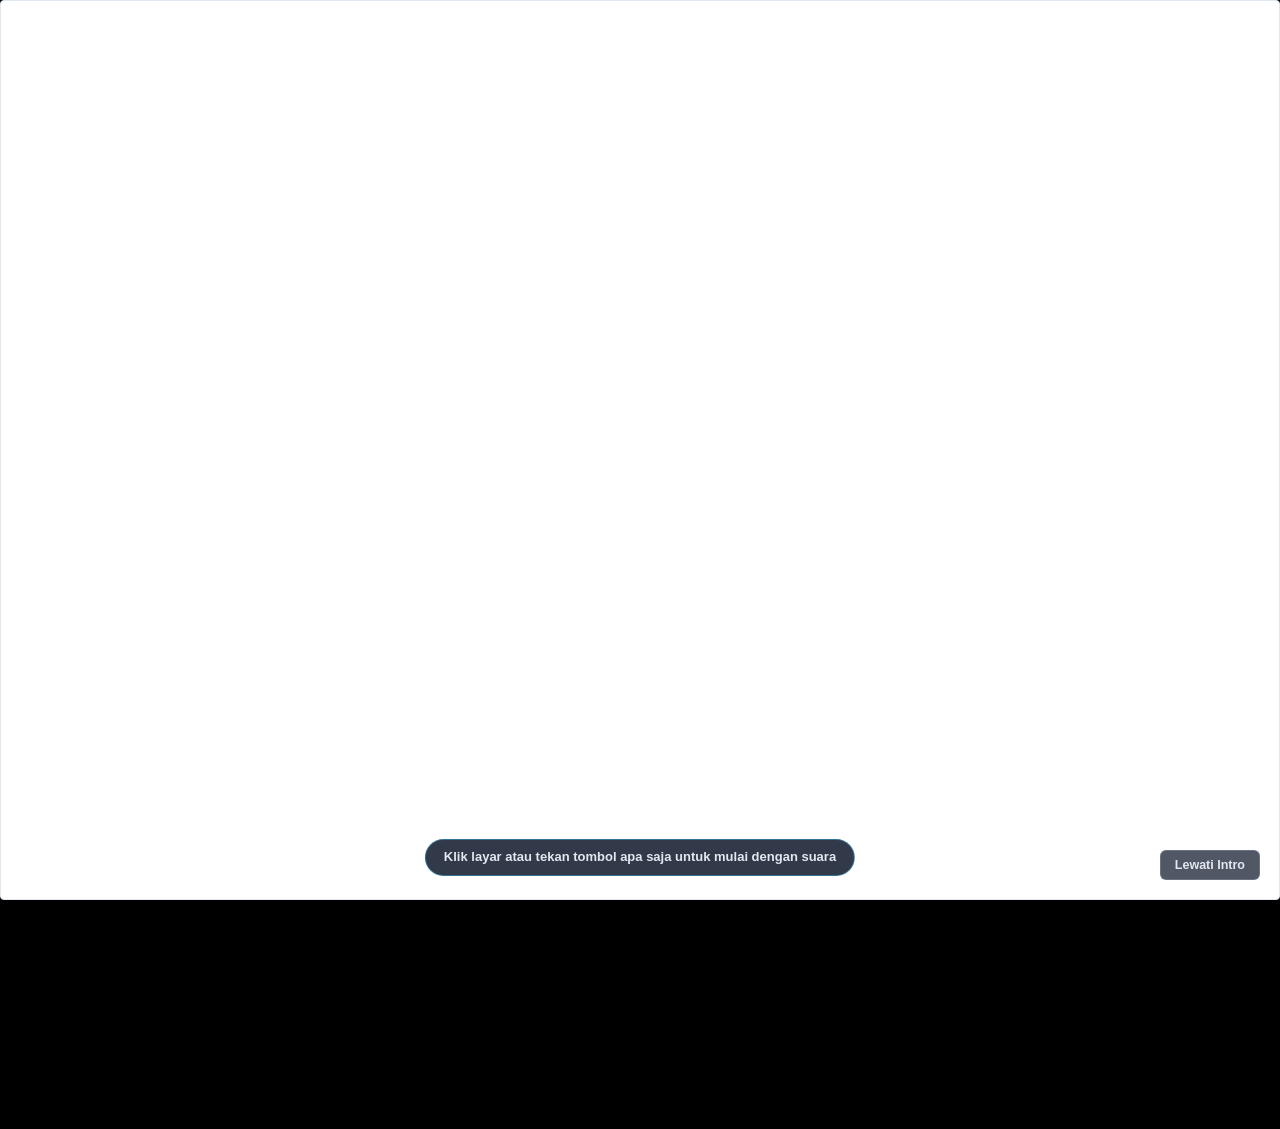
<file: dashboard_rurallink.html>
<!DOCTYPE html>
<html lang="id">
<head>
<meta charset="UTF-8" />
<meta name="viewport" content="width=device-width, initial-scale=1.0" />
<title>RuralLink: Adaptive Uplink Coverage Simulator (700 / 900 / 1800 MHz)</title>
<style>
  :root {
    --bg: #F4F6F9;
    --surface: #FFFFFF;
    --surface-alt: #F8FAFC;
    --ink: #0F172A;
    --ink-muted: #475569;
    --border: #CBD5E1;
    --border-soft: #E2E8F0;
    --accent-900: #1D4ED8;
    --accent-1800: #B91C1C;
    --accent-teal: #0F766E;
    --focus: #2563EB;
  }

  * { box-sizing: border-box; }

  ::selection {
    background: #DBEAFE;
    color: #0F172A;
  }

  ::-webkit-scrollbar { width: 8px; height: 8px; }
  ::-webkit-scrollbar-track { background: var(--bg); }
  ::-webkit-scrollbar-thumb { background: var(--border); border-radius: 4px; }
  ::-webkit-scrollbar-thumb:hover { background: var(--ink-muted); }

  body {
    margin: 0;
    background: var(--bg);
    color: var(--ink);
    font-family: -apple-system, BlinkMacSystemFont, "Segoe UI", Roboto, Helvetica, Arial, sans-serif;
    font-size: 14px;
    line-height: 1.45;
    -webkit-font-smoothing: antialiased;
  }

  .topbar {
    background: var(--surface);
    border-bottom: 1px solid var(--border);
    padding: 14px 24px;
    display: flex;
    flex-wrap: wrap;
    align-items: center;
    justify-content: space-between;
    gap: 12px;
  }

  .topbar h1 {
    margin: 0;
    font-size: 21px;
    font-weight: 700;
    letter-spacing: -0.025em;
    color: var(--ink);
  }

  .topbar-meta {
    font-size: 12.5px;
    color: var(--ink-muted);
    display: flex;
    gap: 14px;
    align-items: center;
    flex-wrap: wrap;
  }

  .pill-badge {
    display: inline-flex;
    align-items: center;
    gap: 6px;
    padding: 3px 10px;
    border: 1px solid var(--border);
    border-radius: 999px;
    background: var(--surface-alt);
    font-size: 12px;
    font-weight: 600;
    color: var(--ink);
    font-variant-numeric: tabular-nums;
  }

  .workbench {
    display: grid;
    grid-template-columns: 325px 1fr;
    gap: 16px;
    padding: 16px 24px 24px;
    max-width: 1480px;
    margin: 0 auto;
  }

  @media (max-width: 980px) {
    .workbench {
      grid-template-columns: 1fr;
      padding: 12px;
    }
  }

  .panel {
    background: var(--surface);
    border: 1px solid var(--border);
    border-radius: 6px;
  }

  .controls-rail {
    padding: 16px;
    display: flex;
    flex-direction: column;
    gap: 13px;
    align-self: start;
  }

  .control-group {
    display: flex;
    flex-direction: column;
    gap: 6px;
    padding-bottom: 12px;
    border-bottom: 1px solid var(--border-soft);
  }

  .control-group:last-of-type {
    border-bottom: none;
    padding-bottom: 0;
  }

  .control-label {
    display: flex;
    justify-content: space-between;
    align-items: baseline;
    font-size: 12.5px;
    font-weight: 600;
    color: var(--ink);
  }

  .val-readout {
    font-family: ui-monospace, SFMono-Regular, Menlo, Consolas, monospace;
    font-size: 12.5px;
    font-weight: 700;
    font-variant-numeric: tabular-nums;
    color: var(--accent-900);
  }

  .segmented {
    display: grid;
    gap: 4px;
    background: var(--surface-alt);
    border: 1px solid var(--border);
    border-radius: 5px;
    padding: 3px;
  }

  .segmented.two-col { grid-template-columns: repeat(2, 1fr); }
  .segmented.three-col { grid-template-columns: repeat(3, 1fr); }
  .segmented.five-col { grid-template-columns: repeat(5, 1fr); }

  .seg-btn {
    border: none;
    background: transparent;
    color: var(--ink-muted);
    font-size: 12px;
    font-weight: 600;
    padding: 6px 4px;
    border-radius: 4px;
    cursor: pointer;
    transition: background 0.12s ease, color 0.12s ease;
    font-variant-numeric: tabular-nums;
  }

  .seg-btn:hover {
    color: var(--ink);
    background: #E2E8F0;
  }

  .seg-btn.active {
    background: var(--ink);
    color: #FFFFFF;
  }

  .seg-btn:disabled {
    opacity: 0.45;
    cursor: not-allowed;
  }

  .seg-btn:focus-visible,
  select:focus-visible,
  input[type="range"]:focus-visible {
    outline: 2px solid var(--focus);
    outline-offset: 2px;
  }

  select {
    width: 100%;
    padding: 7px 10px;
    border: 1px solid var(--border);
    border-radius: 5px;
    background: var(--surface);
    color: var(--ink);
    font-size: 13px;
    font-weight: 500;
  }

  input[type="range"] {
    width: 100%;
    accent-color: var(--ink);
    cursor: pointer;
  }

  .range-bounds {
    display: flex;
    justify-content: space-between;
    font-size: 11px;
    color: var(--ink-muted);
    font-variant-numeric: tabular-nums;
  }

  .main-stage {
    display: flex;
    flex-direction: column;
    gap: 14px;
    min-width: 0;
  }

  .telemetry-strip {
    display: grid;
    grid-template-columns: repeat(6, 1fr);
    background: var(--surface);
    border: 1px solid var(--border);
    border-radius: 6px;
    overflow: hidden;
  }

  @media (max-width: 1180px) {
    .telemetry-strip { grid-template-columns: repeat(3, 1fr); }
  }

  @media (max-width: 600px) {
    .telemetry-strip { grid-template-columns: repeat(2, 1fr); }
  }

  .telemetry-cell {
    padding: 12px 14px;
    border-right: 1px solid var(--border-soft);
    border-bottom: 1px solid var(--border-soft);
  }

  .telemetry-cell:last-child { border-right: none; }

  .t-label {
    font-size: 11.5px;
    font-weight: 600;
    color: var(--ink-muted);
    margin-bottom: 4px;
  }

  .t-value {
    font-family: ui-monospace, SFMono-Regular, Menlo, Consolas, monospace;
    font-size: 17px;
    font-weight: 700;
    font-variant-numeric: tabular-nums;
    color: var(--ink);
  }

  .t-sub {
    font-size: 11.5px;
    color: var(--ink-muted);
    margin-top: 2px;
    font-variant-numeric: tabular-nums;
  }

  .charts-grid {
    display: grid;
    grid-template-columns: 1.25fr 1fr;
    gap: 14px;
  }

  @media (max-width: 1080px) {
    .charts-grid { grid-template-columns: 1fr; }
  }

  .chart-panel {
    padding: 14px 16px;
    display: flex;
    flex-direction: column;
    gap: 10px;
  }

  .chart-head {
    display: flex;
    justify-content: space-between;
    align-items: baseline;
    gap: 8px;
    flex-wrap: wrap;
  }

  .chart-head h2 {
    margin: 0;
    font-size: 15px;
    font-weight: 700;
    color: var(--ink);
  }

  .chart-note {
    font-size: 12px;
    color: var(--ink-muted);
  }

  canvas {
    width: 100%;
    display: block;
    background: #FFFFFF;
    border: 1px solid var(--border-soft);
    border-radius: 4px;
  }

  .compare-table {
    width: 100%;
    border-collapse: collapse;
    font-size: 12.5px;
    font-variant-numeric: tabular-nums;
  }

  .compare-table th,
  .compare-table td {
    padding: 7px 8px;
    text-align: left;
    border-bottom: 1px solid var(--border-soft);
  }

  .compare-table th {
    font-size: 11.5px;
    font-weight: 700;
    color: var(--ink-muted);
    background: var(--surface-alt);
  }

  .dot {
    display: inline-block;
    width: 9px;
    height: 9px;
    border-radius: 50%;
    margin-right: 5px;
  }

  .tabbar {
    background: var(--surface);
    border-bottom: 1px solid var(--border);
    padding: 0 24px;
    display: flex;
    gap: 6px;
    overflow-x: auto;
  }

  .tab-btn {
    border: none;
    border-bottom: 2px solid transparent;
    background: transparent;
    color: var(--ink-muted);
    font-size: 13px;
    font-weight: 600;
    padding: 10px 14px;
    cursor: pointer;
    white-space: nowrap;
    transition: color 0.12s ease, border-color 0.12s ease;
  }

  .tab-btn:hover {
    color: var(--ink);
  }

  .tab-btn.active {
    color: var(--ink);
    border-bottom-color: var(--accent-900);
  }

  .tab-btn:focus-visible,
  .btn-action:focus-visible,
  .search-input:focus-visible {
    outline: 2px solid var(--focus);
    outline-offset: 2px;
  }

  .tab-panel { display: none; }
  .tab-panel.active { display: block; }

  .subpage {
    max-width: 1480px;
    margin: 0 auto;
    padding: 16px 24px 28px;
    display: flex;
    flex-direction: column;
    gap: 14px;
  }

  @media (max-width: 980px) {
    .tabbar { padding: 0 12px; }
    .subpage { padding: 12px; }
  }

  .callout {
    background: var(--surface);
    border: 1px solid var(--border);
    border-radius: 6px;
    padding: 11px 14px;
    font-size: 13px;
    color: var(--ink);
  }

  .filter-row {
    display: flex;
    flex-wrap: wrap;
    gap: 12px;
    align-items: center;
    justify-content: space-between;
    background: var(--surface);
    border: 1px solid var(--border);
    border-radius: 6px;
    padding: 12px 16px;
  }

  .filter-group {
    display: flex;
    flex-wrap: wrap;
    gap: 10px;
    align-items: center;
  }

  .chk-label {
    display: inline-flex;
    align-items: center;
    gap: 5px;
    font-size: 12.5px;
    font-weight: 600;
    color: var(--ink);
    cursor: pointer;
  }

  .search-input {
    min-width: 260px;
    flex: 1;
    padding: 7px 11px;
    border: 1px solid var(--border);
    border-radius: 5px;
    background: var(--surface);
    color: var(--ink);
    font-size: 13px;
  }

  .btn-action {
    border: 1px solid var(--ink);
    background: var(--ink);
    color: #FFFFFF;
    font-size: 12.5px;
    font-weight: 600;
    padding: 7px 13px;
    border-radius: 5px;
    cursor: pointer;
    white-space: nowrap;
  }

  .btn-action:hover {
    background: #1E293B;
  }

  .btn-mini {
    border: 1px solid var(--border);
    background: var(--surface-alt);
    color: var(--ink);
    font-size: 12px;
    font-weight: 600;
    padding: 4px 9px;
    border-radius: 4px;
    cursor: pointer;
    white-space: nowrap;
  }

  .btn-mini:hover {
    background: #E2E8F0;
  }

  .btn-mini:focus-visible {
    outline: 2px solid var(--focus);
    outline-offset: 2px;
  }

  .chart-actions {
    display: inline-flex;
    align-items: center;
    gap: 10px;
    flex-wrap: wrap;
  }


  .data-table-wrap {
    overflow-x: auto;
  }

  .data-table {
    width: 100%;
    border-collapse: collapse;
    font-size: 12.5px;
    font-variant-numeric: tabular-nums;
  }

  .data-table th,
  .data-table td {
    padding: 8px 10px;
    text-align: left;
    border-bottom: 1px solid var(--border-soft);
    vertical-align: top;
  }

  .data-table th {
    font-size: 12px;
    font-weight: 700;
    color: var(--ink-muted);
    background: var(--surface-alt);
    white-space: nowrap;
  }

  .data-table tbody tr:hover {
    background: var(--surface-alt);
  }

  .doc-grid {
    display: grid;
    grid-template-columns: repeat(2, 1fr);
    gap: 14px;
  }

  @media (max-width: 980px) {
    .doc-grid { grid-template-columns: 1fr; }
  }

  .doc-list {
    margin: 4px 0 0;
    padding-left: 18px;
    font-size: 13px;
    color: var(--ink);
  }

  .doc-list li { margin-bottom: 6px; }

  .formula-box {
    background: var(--surface-alt);
    border: 1px solid var(--border);
    border-radius: 5px;
    padding: 9px 12px;
    font-family: ui-monospace, SFMono-Regular, Menlo, Consolas, monospace;
    font-size: 12.5px;
    color: var(--ink);
    overflow-x: auto;
  }

  .gloss-group {
    background: var(--surface);
    border: 1px solid var(--border);
    border-radius: 6px;
    overflow: hidden;
  }

  .gloss-group summary {
    padding: 10px 14px;
    font-size: 13.5px;
    font-weight: 700;
    color: var(--ink);
    background: var(--surface-alt);
    cursor: pointer;
    border-bottom: 1px solid transparent;
  }

  .gloss-group[open] summary {
    border-bottom-color: var(--border-soft);
  }

  .findings-list {
    margin: 0;
    padding-left: 18px;
    font-size: 13px;
  }

  .findings-list li { margin-bottom: 4px; }


  .brand-block {
    display: flex;
    align-items: center;
    gap: 14px;
    flex-wrap: wrap;
  }

  .brand-logo {
    height: 38px;
    width: auto;
    display: block;
    object-fit: contain;
  }

  .brand-sep {
    width: 1px;
    height: 28px;
    background: var(--border);
  }

  @media (max-width: 720px) {
    .brand-sep { display: none; }
    .brand-logo { height: 30px; }
  }

  .eq-grid {
    display: flex;
    flex-direction: column;
    gap: 8px;
  }

  .eq-row {
    display: grid;
    grid-template-columns: 1fr auto;
    align-items: center;
    gap: 12px;
    background: var(--surface-alt);
    border: 1px solid var(--border);
    border-radius: 5px;
    padding: 10px 14px;
  }

  .eq-math {
    font-family: "Cambria Math", "STIX Two Math", Georgia, "Times New Roman", serif;
    font-size: 16px;
    line-height: 1.45;
    color: var(--ink);
  }

  .eq-math sub, .eq-math sup {
    font-size: 72%;
  }

  .eq-desc {
    font-family: -apple-system, BlinkMacSystemFont, "Segoe UI", Roboto, sans-serif;
    font-size: 12.5px;
    color: var(--ink-muted);
    margin-top: 3px;
  }

  .eq-num {
    font-family: ui-monospace, SFMono-Regular, Menlo, Consolas, monospace;
    font-size: 12.5px;
    font-weight: 700;
    color: var(--ink-muted);
  }

  .gloss-math {
    font-family: "Cambria Math", "STIX Two Math", Georgia, "Times New Roman", serif;
    font-size: 14px;
    line-height: 1.5;
    color: var(--ink);
    display: inline-block;
  }

  .gloss-math sub, .gloss-math sup {
    font-size: 74%;
  }

  .gloss-code {
    font-family: ui-monospace, SFMono-Regular, Menlo, Consolas, monospace;
    font-size: 12.5px;
    color: var(--ink);
  }

  .gloss-empty {
    color: var(--ink-muted);
  }

  .gloss-badge {
    display: inline-block;
    font-size: 12px;
    font-weight: 600;
    padding: 1px 7px;
    border-radius: 4px;
    margin-right: 6px;
    vertical-align: baseline;
  }

  .gloss-badge-impl {
    background: #eff6ff;
    color: #1d4ed8;
    border: 1px solid #bfdbfe;
  }

  .gloss-badge-lit {
    background: #fffbeb;
    color: #b45309;
    border: 1px solid #fde68a;
  }

  .gloss-badge-theory {
    background: #f1f5f9;
    color: #475569;
    border: 1px solid #cbd5e1;
  }

  /* Intro Petir Teknik Elektro Unpad */
  body.intro-active {
    overflow: hidden;
    background: #000000;
  }

  body > header.topbar,
  body > nav.tabbar,
  body > .tab-panel {
    transition: opacity 0.85s ease;
  }

  body.intro-active > header.topbar,
  body.intro-active > nav.tabbar,
  body.intro-active > .tab-panel {
    opacity: 0;
  }

  #introOverlay {
    position: fixed;
    inset: 0;
    z-index: 9999;
    background: #000000;
    display: flex;
    align-items: center;
    justify-content: center;
    overflow: hidden;
    cursor: pointer;
    transition: opacity 0.75s ease;
  }

  #introOverlay.intro-fade-out {
    opacity: 0;
    pointer-events: none;
  }

  #introCanvas {
    position: absolute;
    inset: 0;
    width: 100%;
    height: 100%;
    display: block;
  }

  #introPrompt {
    position: absolute;
    left: 50%;
    bottom: 24px;
    transform: translateX(-50%);
    z-index: 3;
    font-size: 13px;
    font-weight: 600;
    color: #e2e8f0;
    background: rgba(15, 23, 42, 0.85);
    border: 1px solid rgba(56, 189, 248, 0.45);
    border-radius: 999px;
    padding: 8px 18px;
    pointer-events: none;
    opacity: 0;
    transition: opacity 0.25s ease;
    white-space: nowrap;
  }

  #introPrompt.visible {
    opacity: 1;
  }

  #introSkipBtn {
    position: absolute;
    right: 20px;
    bottom: 20px;
    z-index: 4;
    font-size: 12.5px;
    font-weight: 600;
    background: rgba(15, 23, 42, 0.72);
    color: #e2e8f0;
    border: 1px solid rgba(148, 163, 184, 0.35);
    border-radius: 6px;
    padding: 7px 14px;
    cursor: pointer;
    transition: background 0.15s ease, border-color 0.15s ease;
  }

  #introSkipBtn:hover {
    background: rgba(30, 41, 59, 0.92);
    border-color: #38bdf8;
  }

</style>
</head>
<body class="intro-active">
  <div id="introOverlay" role="dialog" aria-label="Intro Animasi Petir RuralLink">
    <canvas id="introCanvas"></canvas>
    <div id="introPrompt">Klik layar atau tekan tombol apa saja untuk mulai dengan suara</div>
    <button type="button" id="introSkipBtn">Lewati Intro</button>
  </div>
  <header class="topbar">
    <div class="brand-block">
      <img class="brand-logo" src="[data-uri]" alt="Logo Universitas Padjadjaran - Department of Electrical Engineering" />
      <span class="brand-sep" aria-hidden="true"></span>
      <h1>RuralLink: Adaptive Uplink Coverage Simulator (700 / 900 / 1800 MHz)</h1>
    </div>
  </header>

  <nav class="tabbar" role="tablist" aria-label="Navigasi Halaman RuralLink">
    <button type="button" class="tab-btn active" role="tab" aria-selected="true" data-tab="sim">Simulator Interaktif</button>
    <button type="button" class="tab-btn" role="tab" aria-selected="false" data-tab="res">Hasil Penelitian</button>
    <button type="button" class="tab-btn" role="tab" aria-selected="false" data-tab="met">Metodologi &amp; Batasan</button>
    <button type="button" class="tab-btn" role="tab" aria-selected="false" data-tab="dic">Kamus &amp; Persamaan (127)</button>
  </nav>

  <div id="tab-sim" class="tab-panel active" role="tabpanel" aria-label="Simulator Interaktif">
  <main class="workbench">
    <aside class="panel controls-rail" aria-label="Panel Parameter Uplink RuralLink">
      <div class="control-group">
        <div class="control-label">
          <span>Frekuensi Pembawa (fc)</span>
          <span class="val-readout" id="lblFreq">900 MHz</span>
        </div>
        <div class="segmented three-col" role="group" aria-label="Pilih Frekuensi">
          <button type="button" class="seg-btn" data-freq="700" aria-pressed="false">700 MHz</button>
          <button type="button" class="seg-btn active" data-freq="900" aria-pressed="true">900 MHz</button>
          <button type="button" class="seg-btn" data-freq="1800" aria-pressed="false">1800 MHz</button>
        </div>
      </div>

      <div class="control-group">
        <label class="control-label" for="selStrategy">Skenario Adaptasi (S0 s.d. S3)</label>
        <select id="selStrategy">
          <option value="S0">S0: Baseline Fixed (QPSK + 25 RB)</option>
          <option value="S1">S1: Adaptive Modulasi (Fixed 25 RB)</option>
          <option value="S2">S2: Adaptive Bandwidth (Fixed QPSK)</option>
          <option value="S3" selected>S3: Joint Adaptive (Modulasi + RB)</option>
          <option value="R0">R0: Referensi Ketahanan (BPSK + 1 RB)</option>
          <option value="MANUAL">Manual (Kunci N_RB Pilihan)</option>
        </select>
      </div>

      <div class="control-group">
        <div class="control-label">
          <span>Jumlah Resource Block (N_RB)</span>
          <span class="val-readout" id="lblRb">25 RB (4,50 MHz)</span>
        </div>
        <div class="segmented five-col" role="group" aria-label="Pilih Jumlah RB">
          <button type="button" class="seg-btn" data-rb="1" aria-pressed="false">1</button>
          <button type="button" class="seg-btn" data-rb="2" aria-pressed="false">2</button>
          <button type="button" class="seg-btn" data-rb="5" aria-pressed="false">5</button>
          <button type="button" class="seg-btn" data-rb="10" aria-pressed="false">10</button>
          <button type="button" class="seg-btn active" data-rb="25" aria-pressed="true">25</button>
        </div>
      </div>

      <div class="control-group">
        <label class="control-label" for="selEnv">Lingkungan Propagasi CI (Park 2023)</label>
        <select id="selEnv">
          <option value="NLOS" selected>NLOS Rural (n = 2,56; σ = 11,40 dB)</option>
          <option value="LOS">LOS Rural (n = 2,16; σ = 3,07 dB)</option>
        </select>
      </div>

      <div class="control-group">
        <div class="control-label">
          <span>Mode Shadow Fading</span>
          <span class="val-readout" id="lblShadow">Median (0 dB)</span>
        </div>
        <div class="segmented two-col" role="group" aria-label="Mode Shadow Fading">
          <button type="button" class="seg-btn active" data-shadow="median" aria-pressed="true">Median (0 dB)</button>
          <button type="button" class="seg-btn" data-shadow="margin95" aria-pressed="false">Margin 95%</button>
        </div>
      </div>

      <div class="control-group">
        <label class="control-label" for="selChannel">Model Kanal</label>
        <select id="selChannel">
          <option value="AWGN" selected>AWGN (Threshold modulation_thresholds.csv)</option>
          <option value="Rayleigh">Rayleigh Fading (Multipath NLOS)</option>
        </select>
      </div>

      <div class="control-group">
        <label class="control-label" for="rngDist">
          <span>Jarak UE ke BTS (d)</span>
          <span class="val-readout" id="lblDist">4,0 km</span>
        </label>
        <input id="rngDist" type="range" min="1.0" max="12.0" step="0.2" value="4.0" />
        <div class="range-bounds"><span>1,0 km</span><span>6,5 km</span><span>12,0 km</span></div>
      </div>

      <div class="control-group">
        <label class="control-label" for="rngPt">
          <span>Daya Pancar UE (Pt)</span>
          <span class="val-readout" id="lblPt">23 dBm</span>
        </label>
        <input id="rngPt" type="range" min="20" max="26" step="1" value="23" />
        <div class="range-bounds"><span>20 dBm</span><span>23 dBm (UE)</span><span>26 dBm</span></div>
      </div>

      <div class="control-group">
        <div class="control-label"><span>Perbandingan (700 / 900 / 1800 MHz)</span><button type="button" class="btn-mini" id="btnDlActiveCsv">Unduh CSV</button></div>
        <table class="compare-table" aria-label="Perbandingan 700, 900, dan 1800 MHz">
          <thead>
            <tr>
              <th>Metrik (d)</th>
              <th>700</th>
              <th>900</th>
              <th>1800</th>
            </tr>
          </thead>
          <tbody>
            <tr>
              <td>SNR Aktif</td>
              <td id="cmpSnr700">-</td>
              <td id="cmpSnr900">-</td>
              <td id="cmpSnr1800">-</td>
            </tr>
            <tr>
              <td>Mode</td>
              <td id="cmpMod700">-</td>
              <td id="cmpMod900">-</td>
              <td id="cmpMod1800">-</td>
            </tr>
            <tr>
              <td>Laju R_b</td>
              <td id="cmpRate700">-</td>
              <td id="cmpRate900">-</td>
              <td id="cmpRate1800">-</td>
            </tr>
            <tr>
              <td>Area ≤12 km</td>
              <td id="cmpCov700">-</td>
              <td id="cmpCov900">-</td>
              <td id="cmpCov1800">-</td>
            </tr>
          </tbody>
        </table>
      </div>
    </aside>

    <section class="main-stage">
      <div class="telemetry-strip" aria-label="Hasil Pembacaan Uplink Langsung">
        <div class="telemetry-cell">
          <div class="t-label">Path Loss CI</div>
          <div class="t-value" id="kpiPl">-</div>
          <div class="t-sub" id="kpiPlSub">Margin 0,0 dB</div>
        </div>
        <div class="telemetry-cell">
          <div class="t-label">Noise Floor (N_RB)</div>
          <div class="t-value" id="kpiNoise">-</div>
          <div class="t-sub" id="kpiNoiseSub">B_active = 4,50 MHz</div>
        </div>
        <div class="telemetry-cell">
          <div class="t-label">Uplink SNR</div>
          <div class="t-value" id="kpiSnr">-</div>
          <div class="t-sub" id="kpiSnrSub">P/RB = 9,0 dBm</div>
        </div>
        <div class="telemetry-cell">
          <div class="t-label">Konfigurasi Aktif</div>
          <div class="t-value" id="kpiMode">-</div>
          <div class="t-sub" id="kpiModeSub">Strategi S3</div>
        </div>
        <div class="telemetry-cell">
          <div class="t-label">BER Estimasi</div>
          <div class="t-value" id="kpiBer">-</div>
          <div class="t-sub">Target ≤ 1,0e-2</div>
        </div>
        <div class="telemetry-cell">
          <div class="t-label">Laju Nominal (R_b)</div>
          <div class="t-value" id="kpiRate">-</div>
          <div class="t-sub">B_active · k (bps/simbol)</div>
        </div>
      </div>

      <div class="charts-grid">
        <article class="panel chart-panel">
          <div class="chart-head">
            <h2>Uplink SNR vs Jarak (700 / 900 / 1800 MHz pada 1 &amp; 25 RB)</h2>
            <div class="chart-actions">
              <span class="chart-note">Solid = 1 RB, Titik = 25 RB</span>
              <button type="button" class="btn-mini" data-dl-canvas="cvSnr" data-dl-name="rurallink_snr_vs_jarak.png">Unduh PNG</button>
            </div>
          </div>
          <canvas id="cvSnr" width="660" height="305"></canvas>
        </article>

        <article class="panel chart-panel">
          <div class="chart-head">
            <h2>Konstelasi 16-QAM Uplink pada Jarak &amp; N_RB Aktif</h2>
            <div class="chart-actions">
              <span class="chart-note">700 MHz · 900 MHz · 1800 MHz</span>
              <button type="button" class="btn-mini" data-dl-canvas="cvConst" data-dl-name="rurallink_konstelasi_16qam.png">Unduh PNG</button>
            </div>
          </div>
          <canvas id="cvConst" width="600" height="305"></canvas>
        </article>
      </div>

      <article class="panel chart-panel">
        <div class="chart-head">
          <h2>Peta Zona Uplink 2D (Radius Sel 12 km: 700 MHz vs 900 MHz vs 1800 MHz)</h2>
          <div class="chart-actions">
            <span class="chart-note">
              <span class="dot" style="background:#1E3A8A"></span>64-QAM
              &nbsp;&nbsp;<span class="dot" style="background:#0D9488"></span>16-QAM
              &nbsp;&nbsp;<span class="dot" style="background:#3B82F6"></span>QPSK
              &nbsp;&nbsp;<span class="dot" style="background:#D97706"></span>BPSK
              &nbsp;&nbsp;<span class="dot" style="background:#CBD5E1"></span>Outage
            </span>
            <button type="button" class="btn-mini" data-dl-canvas="cvMap" data-dl-name="rurallink_peta_zona_2d.png">Unduh PNG</button>
          </div>
        </div>
        <canvas id="cvMap" width="1180" height="285"></canvas>
      </article>
    </section>
  </main>
  </div>

  <section id="tab-res" class="tab-panel" role="tabpanel" aria-label="Hasil Penelitian">
    <div class="subpage">
      <div class="callout">
        <strong>Catatan Validasi Data:</strong> Seluruh angka di halaman ini diambil langsung dari hasil eksekusi mesin Python tervalidasi
        (<code>900/1800 MHz</code>, UE <code>23 dBm</code>, target <code>BER 10⁻²</code>, <code>seed 42</code>, <code>5.000</code> realisasi bersama, grid <code>1–12 km</code>).
        <strong>THEORETICAL</strong> = path loss median &amp; rumus analitis; <strong>SIMULATED</strong> = shadowing log-normal, Rayleigh fading, dan Monte Carlo <code>10⁶</code> bit.
      </div>

      <div class="filter-row">
        <div class="filter-group">
          <span class="control-label">Lingkungan:</span>
          <div class="segmented two-col" role="group" aria-label="Pilih Lingkungan Hasil">
            <button type="button" class="seg-btn" data-res-env="LOS" aria-pressed="false">LOS</button>
            <button type="button" class="seg-btn active" data-res-env="NLOS" aria-pressed="true">NLOS</button>
          </div>
        </div>
        <div class="filter-group" id="resStratGroup">
          <span class="control-label">Strategi:</span>
          <label class="chk-label"><input type="checkbox" value="S0" checked /> S0</label>
          <label class="chk-label"><input type="checkbox" value="S1" checked /> S1</label>
          <label class="chk-label"><input type="checkbox" value="S2" checked /> S2</label>
          <label class="chk-label"><input type="checkbox" value="S3" checked /> S3</label>
          <label class="chk-label"><input type="checkbox" value="R0" checked /> R0</label>
        </div>
      </div>

      <article class="panel chart-panel">
        <div class="chart-head">
          <h2>Ringkasan Radius Cakupan Maksimal (Grid 1–12 km)</h2>
          <div class="chart-actions">
            <span class="chart-note">&lt;1 km = gagal di titik awal; &gt;=12 km = tersensor kanan</span>
            <button type="button" class="btn-mini" id="btnDlCovCsv">Unduh CSV</button>
          </div>
        </div>
        <div class="data-table-wrap">
          <table class="data-table">
            <thead>
              <tr>
                <th>Frekuensi</th>
                <th>Kode</th>
                <th>Strategi</th>
                <th>Median PL (THEORETICAL)</th>
                <th>Margin 95%</th>
                <th>Shadowing 5% (SIMULATED)</th>
                <th>Shadowing + Rayleigh CSI (SIMULATED)</th>
              </tr>
            </thead>
            <tbody id="resSummaryBody"></tbody>
          </table>
        </div>
      </article>

      <article class="panel chart-panel">
        <div class="chart-head">
          <h2>Temuan Terverifikasi Tepi Sel (2 km, NLOS, Shadowing + Rayleigh CSI)</h2>
          <span class="chart-note">Perbandingan langsung Baseline S0 vs Joint Adaptive S3</span>
        </div>
        <ul class="findings-list" id="resEdgeFindings"></ul>
      </article>

      <article class="panel chart-panel">
        <div class="chart-head">
          <h2>Perbandingan Outage &amp; Laju Efektif pada Jarak Uji (2, 5, 8, 12 km)</h2>
          <div class="chart-actions">
            <span class="chart-note">Laju efektif menghitung titik outage sebagai 0 Mbit/s</span>
            <button type="button" class="btn-mini" id="btnDlCmpCsv">Unduh CSV</button>
          </div>
        </div>
        <div class="data-table-wrap">
          <table class="data-table">
            <thead>
              <tr>
                <th>Frekuensi</th>
                <th>Strategi</th>
                <th>Jarak</th>
                <th>Outage Shadow</th>
                <th>Laju Mean Shadow</th>
                <th>Outage +Rayleigh CSI</th>
                <th>Laju Efektif CSI</th>
                <th>BER Bersyarat Mean</th>
              </tr>
            </thead>
            <tbody id="resCmpBody"></tbody>
          </table>
        </div>
      </article>

      <article class="panel chart-panel">
        <div class="chart-head">
          <h2>Validasi Monte Carlo Bit-Level pada Titik Operasi S3 (1.000.000 bit)</h2>
          <div class="chart-actions">
            <span class="chart-note">Kesesuaian simulasi terhadap kurva teoretis (CI 95% Wilson)</span>
            <button type="button" class="btn-mini" id="btnDlMcCsv">Unduh CSV</button>
          </div>
        </div>
        <div class="data-table-wrap">
          <table class="data-table">
            <thead>
              <tr>
                <th>Frekuensi</th>
                <th>Lingkungan</th>
                <th>Jarak</th>
                <th>N_RB</th>
                <th>Modulasi</th>
                <th>Eb/N0 (dB)</th>
                <th>Teori AWGN</th>
                <th>MC AWGN</th>
                <th>Teori Rayleigh</th>
                <th>MC Rayleigh</th>
              </tr>
            </thead>
            <tbody id="resMcBody"></tbody>
          </table>
        </div>
      </article>
    </div>
  </section>

  <section id="tab-met" class="tab-panel" role="tabpanel" aria-label="Metodologi dan Batasan">
    <div class="subpage">
      <article class="panel chart-panel">
        <div class="chart-head">
          <h2>Model Matematis &amp; Persamaan Inti RuralLink</h2>
          <span class="chart-note">Selaras dengan src/propagation.py, src/link_budget.py, src/modulation.py, dan src/adaptive.py</span>
        </div>
        <div class="eq-grid">
          <div class="eq-row">
            <div>
              <div class="eq-math"><i>PL</i>(<i>d</i>) = 32,4 + 20 log<sub>10</sub>(<i>f</i><sub>GHz</sub>) + 10 <i>n</i> log<sub>10</sub>(<i>d</i><sub>m</sub>) + <i>X</i><sub>&sigma;</sub></div>
              <div class="eq-desc">Model Close-In (CI) d<sub>0</sub> = 1 m (Park et al., 2023): LOS (<i>n</i> = 2,16; &sigma; = 3,07 dB) dan NLOS (<i>n</i> = 2,56; &sigma; = 11,40 dB)</div>
            </div>
            <span class="eq-num">(1)</span>
          </div>

          <div class="eq-row">
            <div>
              <div class="eq-math"><i>P</i><sub>r</sub> = <i>P</i><sub>t</sub> + <i>G</i><sub>t</sub> + <i>G</i><sub>r</sub> &minus; <i>L</i><sub>feeder</sub> &minus; <i>L</i><sub>body</sub> &minus; <i>PL</i></div>
              <div class="eq-desc">Link Budget Uplink (dBm): daya terima di BTS dengan <i>P</i><sub>t</sub> = 23 dBm, <i>G</i><sub>t</sub> = 0 dBi, <i>G</i><sub>r</sub> = 11 dBi, <i>L</i><sub>feeder</sub> = 5 dB, <i>L</i><sub>body</sub> = 3 dB</div>
            </div>
            <span class="eq-num">(2)</span>
          </div>

          <div class="eq-row">
            <div>
              <div class="eq-math"><i>N</i><sub>dBm</sub> = &minus;174 + 10 log<sub>10</sub>(<i>N</i><sub>RB</sub> &middot; 180 kHz) + <i>NF</i> , &nbsp;&nbsp; SNR<sub>dB</sub> = <i>P</i><sub>r</sub> &minus; <i>N</i><sub>dBm</sub></div>
              <div class="eq-desc">Daya derau termal penerima (NF = 4 dB) dan rasio sinyal terhadap derau (SNR) pada <i>N</i><sub>RB</sub> &isin; {1, 2, 5, 10, 25}</div>
            </div>
            <span class="eq-num">(3)</span>
          </div>

          <div class="eq-row">
            <div>
              <div class="eq-math">(<i>E</i><sub>b</sub> / <i>N</i><sub>0</sub>)<sub>dB</sub> = SNR<sub>dB</sub> &minus; 10 log<sub>10</sub>(<i>k</i>) , &nbsp;&nbsp; <i>k</i> = log<sub>2</sub>(<i>M</i>)</div>
              <div class="eq-desc">Energi per bit terhadap kerapatan derau untuk modulasi <i>M</i>-ary (BPSK <i>k</i> = 1, QPSK <i>k</i> = 2, 16-QAM <i>k</i> = 4, 64-QAM <i>k</i> = 6)</div>
            </div>
            <span class="eq-num">(4)</span>
          </div>

          <div class="eq-row">
            <div>
              <div class="eq-math"><i>R</i><sub>b</sub> = <i>B</i><sub>active</sub> &middot; <i>k</i> = <i>N</i><sub>RB</sub> &middot; 180 kHz &middot; log<sub>2</sub>(<i>M</i>)</div>
              <div class="eq-desc">Laju data nominal tanpa <i>channel coding</i> (maksimum 27,00 Mbit/s pada 64-QAM &times; 25 RB; 0,18 Mbit/s pada BPSK &times; 1 RB)</div>
            </div>
            <span class="eq-num">(5)</span>
          </div>
        </div>
        <ul class="doc-list">
          <li><strong>Propagasi Close-In (CI):</strong> Parameter LOS dan NLOS diadaptasi dari kampanye pengukuran 1400 MHz (Park et al., 2023) lalu diekstrapolasi ke 900/1800 MHz (serta suplemen 700 MHz).</li>
          <li><strong>Link Budget Uplink:</strong> Daya pancar UE 23 dBm, gain antena UE 0 dBi, gain BTS 11 dBi, feeder loss 5 dB, body loss 3 dB, NF 4 dB (Yogapratama et al., 2015; Reddy et al., 2022).</li>
          <li><strong>Ambang Modulasi AWGN (BER = 10⁻²):</strong> BPSK 4,32 dB (Es/N0 4,32 dB); QPSK 4,32 dB (Es/N0 7,33 dB); 16-QAM 7,88 dB (Es/N0 13,90 dB); 64-QAM 11,95 dB (Es/N0 19,74 dB).</li>
          <li><strong>Optimasi S0 s.d. S3 &amp; R0:</strong> Semua opsi (Modulasi, N_RB) yang memenuhi target BER diuji dan dipilih berdasarkan laju data nominal tertinggi. Mengurangi N_RB menurunkan noise floor hingga +13,98 dB (25 ke 1 RB).</li>
          <li><strong>Evaluasi Rayleigh:</strong> Simulasi sistem-level memakai CSI sesaat per realisasi; sedangkan BER rata-rata Rayleigh tanpa CSI dihitung terpisah untuk validasi kurva modulasi.</li>
        </ul>
      </article>

      <div class="doc-grid">
        <article class="panel chart-panel">
          <div class="chart-head"><h2>Batasan Penelitian</h2></div>
          <ul class="doc-list">
            <li>Konfigurasi riset utama berfokus pada <strong>900 MHz dan 1800 MHz</strong> pada target BER <code>10⁻²</code>; opsi 700 MHz di simulator merupakan suplemen eksploratori.</li>
            <li>Laju nominal <code>R_b = B_active · k</code> dihitung tanpa <em>channel coding</em> (FEC), protokol overhead, maupun penjadwalan multi-user, sehingga bukan throughput aktual LTE.</li>
            <li>Parameter propagasi CI diekstrapolasi dari data Korea Selatan (Park et al., 2023) karena belum ada pengukuran drive-test lapangan Indonesia pada studi ini.</li>
            <li>Peta zona 2D adalah model radial hipotetis simetris (1–12 km), bukan peta kontur geografis sebenarnya.</li>
            <li>Estimasi radius yang mencapai 12 km bersifat tersensor kanan (<code>&gt;= 12 km</code>).</li>
          </ul>
        </article>

        <article class="panel chart-panel">
          <div class="chart-head"><h2>Sumber Literatur &amp; Kredit Tim</h2></div>
          <ul class="doc-list">
            <li><strong>Park et al. (2023):</strong> Model Close-In (CI) Path Loss pedesaan LOS dan NLOS (<em>IEEE Wireless Communications Letters</em>).</li>
            <li><strong>Reddy et al. (2022):</strong> Analisis keterbatasan daya uplink sel luas dan margin shadow fading 95% (<em>EURASIP JWCN</em>).</li>
            <li><strong>Khan et al. (2025):</strong> Kerangka modulasi adaptif berbasis SNR dan target BER <code>10⁻²</code> (<em>Scientific Reports</em>).</li>
            <li><strong>Yogapratama et al. (2015):</strong> Parameter perangkat keras LTE pedesaan 900/1800 MHz (<em>IEEE ICoICT</em>).</li>
            <li><strong>Komdigi (2025):</strong> Data kesenjangan cakupan 4G populasi (98,95%) vs wilayah daratan (53,82%).</li>
            <li><strong>Tim Kelompok 1:</strong> Aditya, Zahran, Baihaqy, Jeyd, Rizqul, Yusril (S1 Teknik Elektro FMIPA Universitas Padjadjaran, 2026).</li>
          </ul>
        </article>
      </div>
    </div>
  </section>

  <section id="tab-dic" class="tab-panel" role="tabpanel" aria-label="Kamus dan Persamaan">
    <div class="subpage">
      <div class="callout">
        <strong>Ensiklopedia RuralLink (127 Istilah):</strong> Referensi cepat istilah, singkatan, persamaan, satuan, dan batasan riset untuk persiapan presentasi dan tanya-jawab.
        Setiap entri memiliki status eksplisit: <em>Diimplementasikan di RuralLink</em>, <em>Latar belakang teoretis</em>, atau <em>Konteks literatur</em>.
      </div>

      <div class="filter-row">
        <input type="search" id="glossSearch" class="search-input" placeholder="Cari istilah, kepanjangan, definisi, atau persamaan (mis. Eb/N0, Wilson, CSI)..." aria-label="Cari istilah kamus" />
        <select id="glossCat" style="width:auto; min-width:240px;" aria-label="Filter kategori kamus">
          <option value="ALL">Semua kategori (10)</option>
        </select>
        <button type="button" id="btnDlGlossary" class="btn-action">Unduh CSV Kamus</button>
      </div>

      <div class="chart-note" id="glossCount">Menampilkan 127 dari 127 istilah.</div>
      <div id="glossContainer" style="display:flex; flex-direction:column; gap:10px;"></div>
    </div>
  </section>


<script>
(function () {
  "use strict";

  // Konstanta selaras 100% dengan config.py (rural-link-main)
  const RB_HZ = 180000;
  const RB_CHOICES = [1, 2, 5, 10, 25];
  const GT_UE = 0.0;
  const GR_BTS = 11.0;
  const L_FEEDER = 5.0;
  const L_BODY = 3.0;
  const NF_DB = 4.0;
  const N0_DBM_HZ = -174.0;
  const BER_TARGET = 0.01;
  const SHADOW_Z_95 = 1.645;

  const CI_PARAMS = {
    LOS:  { n: 2.16, sigma: 3.07 },
    NLOS: { n: 2.56, sigma: 11.40 }
  };

  const MODS = [
    { M: 64, name: "64-QAM", k: 6, color: "#1E3A8A" },
    { M: 16, name: "16-QAM", k: 4, color: "#0D9488" },
    { M: 4,  name: "QPSK",   k: 2, color: "#3B82F6" },
    { M: 2,  name: "BPSK",   k: 1, color: "#D97706" }
  ];

  const state = {
    freq: 900,
    strategy: "S3",
    nRb: 25,
    env: "NLOS",
    shadow: "median",
    channel: "AWGN",
    dist: 4.0,
    pt: 23
  };

  function erfcApprox(x) {
    if (x < 0) return 2 - erfcApprox(-x);
    const t = 1 / (1 + 0.3275911 * x);
    const poly = t * (0.254829592 + t * (-0.284496736 + t * (1.421413741 + t * (-1.453152027 + t * 1.061405429))));
    return poly * Math.exp(-x * x);
  }

  function calcPathLoss(freqMhz, distKm, envKey, shadowMode) {
    const p = CI_PARAMS[envKey];
    const dM = Math.max(distKm, 0.001) * 1000.0;
    const fspl1m = 32.4 + 20.0 * Math.log10(freqMhz / 1000.0);
    const margin = shadowMode === "margin95" ? SHADOW_Z_95 * p.sigma : 0.0;
    const pl = fspl1m + 10.0 * p.n * Math.log10(dM) + margin;
    return { pl, margin };
  }

  function calcLinkBudget(freqMhz, distKm, nRb, envKey, shadowMode, ptDbm) {
    const { pl, margin } = calcPathLoss(freqMhz, distKm, envKey, shadowMode);
    const bActive = nRb * RB_HZ;
    const pr = ptDbm + GT_UE + GR_BTS - pl - L_FEEDER - L_BODY;
    const noiseDbm = N0_DBM_HZ + 10.0 * Math.log10(bActive) + NF_DB;
    const snrDb = pr - noiseDbm;
    const pPerRb = ptDbm - 10.0 * Math.log10(nRb);
    return { pl, margin, bActive, pr, noiseDbm, snrDb, pPerRb };
  }

  function theoreticalBer(M, ebn0Db, channel) {
    const ebn0 = Math.pow(10.0, ebn0Db / 10.0);
    const k = Math.log2(M);
    if (channel === "AWGN") {
      if (M <= 4) return 0.5 * erfcApprox(Math.sqrt(ebn0));
      const a = (4.0 / k) * (1.0 - 1.0 / Math.sqrt(M));
      return a * 0.5 * erfcApprox(Math.sqrt((3.0 * k * ebn0) / (2.0 * (M - 1.0))));
    }
    if (M <= 4) return 0.5 * (1.0 - Math.sqrt(ebn0 / (1.0 + ebn0)));
    const g = (1.5 * k * ebn0) / (M - 1.0);
    return (4.0 / k) * (1.0 - 1.0 / Math.sqrt(M)) * 0.5 * (1.0 - Math.sqrt(g / (1.0 + g)));
  }

  function evaluateStrategy(freqMhz, distKm) {
    const strat = state.strategy;
    const fixedRb = state.nRb;

    if (strat === "R0") {
      const lb = calcLinkBudget(freqMhz, distKm, 1, state.env, state.shadow, state.pt);
      const bpsk = MODS[3];
      const ber = theoreticalBer(bpsk.M, lb.snrDb, state.channel);
      if (ber <= BER_TARGET) {
        return { ...lb, nRb: 1, mod: bpsk, ber, rateMbps: (1 * RB_HZ * bpsk.k) / 1e6 };
      }
      return { ...lb, nRb: 1, mod: { M: 0, name: "Outage", k: 0, color: "#CBD5E1" }, ber, rateMbps: 0 };
    }

    if (strat === "S0") {
      const lb = calcLinkBudget(freqMhz, distKm, 25, state.env, state.shadow, state.pt);
      const qpsk = MODS[2];
      const ber = theoreticalBer(qpsk.M, lb.snrDb - 10 * Math.log10(qpsk.k), state.channel);
      if (ber <= BER_TARGET) {
        return { ...lb, nRb: 25, mod: qpsk, ber, rateMbps: (25 * RB_HZ * qpsk.k) / 1e6 };
      }
      return { ...lb, nRb: 25, mod: { M: 0, name: "Outage", k: 0, color: "#CBD5E1" }, ber, rateMbps: 0 };
    }

    if (strat === "S1" || strat === "MANUAL") {
      const rbUse = strat === "S1" ? 25 : fixedRb;
      const lb = calcLinkBudget(freqMhz, distKm, rbUse, state.env, state.shadow, state.pt);
      for (const m of MODS) {
        const ber = theoreticalBer(m.M, lb.snrDb - 10 * Math.log10(m.k), state.channel);
        if (ber <= BER_TARGET) {
          return { ...lb, nRb: rbUse, mod: m, ber, rateMbps: (rbUse * RB_HZ * m.k) / 1e6 };
        }
      }
      const berBpsk = theoreticalBer(2, lb.snrDb, state.channel);
      return { ...lb, nRb: rbUse, mod: { M: 0, name: "Outage", k: 0, color: "#CBD5E1" }, ber: berBpsk, rateMbps: 0 };
    }

    if (strat === "S2") {
      const qpsk = MODS[2];
      for (let i = RB_CHOICES.length - 1; i >= 0; i--) {
        const rb = RB_CHOICES[i];
        const lb = calcLinkBudget(freqMhz, distKm, rb, state.env, state.shadow, state.pt);
        const ber = theoreticalBer(qpsk.M, lb.snrDb - 10 * Math.log10(qpsk.k), state.channel);
        if (ber <= BER_TARGET) {
          return { ...lb, nRb: rb, mod: qpsk, ber, rateMbps: (rb * RB_HZ * qpsk.k) / 1e6 };
        }
      }
      const lb1 = calcLinkBudget(freqMhz, distKm, 1, state.env, state.shadow, state.pt);
      const ber1 = theoreticalBer(2, lb1.snrDb - 10 * Math.log10(2), state.channel);
      return { ...lb1, nRb: 1, mod: { M: 0, name: "Outage", k: 0, color: "#CBD5E1" }, ber: ber1, rateMbps: 0 };
    }

    // S3: Joint Adaptive (pilih pasangan (M, N_RB) yang memenuhi BER <= 0.01 dengan R_b tertinggi)
    let best = null;
    for (const rb of RB_CHOICES) {
      const lb = calcLinkBudget(freqMhz, distKm, rb, state.env, state.shadow, state.pt);
      for (const m of MODS) {
        const ber = theoreticalBer(m.M, lb.snrDb - 10 * Math.log10(m.k), state.channel);
        if (ber <= BER_TARGET) {
          const rateMbps = (rb * RB_HZ * m.k) / 1e6;
          if (!best || rateMbps > best.rateMbps + 1e-9 || (Math.abs(rateMbps - best.rateMbps) <= 1e-9 && ber < best.ber)) {
            best = { ...lb, nRb: rb, mod: m, ber, rateMbps };
          }
        }
      }
    }
    if (best) return best;
    const lbFallback = calcLinkBudget(freqMhz, distKm, 1, state.env, state.shadow, state.pt);
    const berFallback = theoreticalBer(2, lbFallback.snrDb, state.channel);
    return { ...lbFallback, nRb: 1, mod: { M: 0, name: "Outage", k: 0, color: "#CBD5E1" }, ber: berFallback, rateMbps: 0 };
  }

  function pseudoRand(seed) {
    const x = Math.sin(seed * 12.9898 + 78.233) * 43758.5453;
    return x - Math.floor(x);
  }
  function gaussianPair(seed) {
    const u1 = Math.max(pseudoRand(seed), 1e-6);
    const u2 = pseudoRand(seed + 0.37);
    const r = Math.sqrt(-2 * Math.log(u1));
    return [r * Math.cos(2 * Math.PI * u2), r * Math.sin(2 * Math.PI * u2)];
  }

  function setupCanvas(id, logicalW, logicalH) {
    const cv = document.getElementById(id);
    const dpr = Math.min(window.devicePixelRatio || 1, 2.5);
    if (cv.width !== Math.round(logicalW * dpr) || cv.height !== Math.round(logicalH * dpr)) {
      cv.width = Math.round(logicalW * dpr);
      cv.height = Math.round(logicalH * dpr);
    }
    const ctx = cv.getContext("2d");
    ctx.setTransform(dpr, 0, 0, dpr, 0, 0);
    ctx.clearRect(0, 0, logicalW, logicalH);
    return { ctx, W: logicalW, H: logicalH };
  }

  function drawSnrChart(activeRb) {
    const { ctx, W, H } = setupCanvas("cvSnr", 660, 305);
    const pad = { l: 50, r: 18, t: 18, b: 36 };
    const pw = W - pad.l - pad.r;
    const ph = H - pad.t - pad.b;
    const yMin = -25, yMax = 40;
    const xToPx = (d) => pad.l + ((d - 1.0) / 11.0) * pw;
    const yToPx = (s) => pad.t + ((yMax - Math.max(yMin, Math.min(yMax, s))) / (yMax - yMin)) * ph;

    ctx.strokeStyle = "#E2E8F0";
    ctx.lineWidth = 1;
    ctx.fillStyle = "#475569";
    ctx.font = "11px sans-serif";
    for (let y = -20; y <= 40; y += 10) {
      const py = yToPx(y);
      ctx.beginPath(); ctx.moveTo(pad.l, py); ctx.lineTo(W - pad.r, py); ctx.stroke();
      ctx.textAlign = "right";
      ctx.fillText(y + " dB", pad.l - 6, py + 4);
    }
    for (let d = 1; d <= 12; d += 1) {
      const px = xToPx(d);
      ctx.beginPath(); ctx.moveTo(px, pad.t); ctx.lineTo(px, H - pad.b); ctx.stroke();
      ctx.textAlign = "center";
      ctx.fillText(d + " km", px, H - 14);
    }

    // Garis ambang AWGN modulation_thresholds.csv: BPSK (4.32 dB) & 64-QAM (19.74 dB)
    const thresholds = [
      { val: 4.323, label: "BPSK/QPSK AWGN (4,3 dB)" },
      { val: 19.735, label: "64-QAM AWGN (19,7 dB)" }
    ];
    thresholds.forEach((th) => {
      const py = yToPx(th.val);
      ctx.save();
      ctx.setLineDash([5, 4]);
      ctx.strokeStyle = "#64748B";
      ctx.lineWidth = 1.2;
      ctx.beginPath(); ctx.moveTo(pad.l, py); ctx.lineTo(W - pad.r, py); ctx.stroke();
      ctx.restore();

      ctx.font = "600 10.5px sans-serif";
      const tw = ctx.measureText(th.label).width;
      const bx = W - pad.r - tw - 12;
      const by = py - 18;
      ctx.fillStyle = "rgba(255, 255, 255, 0.94)";
      ctx.fillRect(bx, by, tw + 8, 15);
      ctx.fillStyle = "#334155";
      ctx.textAlign = "right";
      ctx.fillText(th.label, W - pad.r - 8, py - 6);
    });

    // Kurva 700, 900 & 1800 pada 1 RB (solid) dan 25 RB (titik)
    const lines = [
      { f: 700,  rb: 1,  col: "#0F766E", dash: [] },
      { f: 700,  rb: 25, col: "#0F766E", dash: [2, 3] },
      { f: 900,  rb: 1,  col: "#1D4ED8", dash: [] },
      { f: 900,  rb: 25, col: "#1D4ED8", dash: [2, 3] },
      { f: 1800, rb: 1,  col: "#B91C1C", dash: [] },
      { f: 1800, rb: 25, col: "#B91C1C", dash: [2, 3] }
    ];
    if (activeRb !== 1 && activeRb !== 25) {
      const activeCol = state.freq === 700 ? "#0F766E" : (state.freq === 900 ? "#1D4ED8" : "#B91C1C");
      lines.push({ f: state.freq, rb: activeRb, col: activeCol, dash: [6, 3] });
    }

    lines.forEach((ln) => {
      ctx.save();
      ctx.strokeStyle = ln.col;
      ctx.lineWidth = (ln.f === state.freq && ln.rb === activeRb) ? 2.8 : 1.5;
      ctx.setLineDash(ln.dash);
      ctx.beginPath();
      for (let i = 0; i <= 110; i++) {
        const d = 1.0 + i * 0.1;
        const { snrDb } = calcLinkBudget(ln.f, d, ln.rb, state.env, state.shadow, state.pt);
        const px = xToPx(d), py = yToPx(snrDb);
        if (i === 0) ctx.moveTo(px, py); else ctx.lineTo(px, py);
      }
      ctx.stroke();
      ctx.restore();
    });

    // Kursor jarak aktif
    const cx = xToPx(state.dist);
    ctx.strokeStyle = "#0F172A";
    ctx.lineWidth = 1.2;
    ctx.beginPath(); ctx.moveTo(cx, pad.t); ctx.lineTo(cx, H - pad.b); ctx.stroke();
    const curSnr = calcLinkBudget(state.freq, state.dist, activeRb, state.env, state.shadow, state.pt).snrDb;
    ctx.fillStyle = "#0F172A";
    ctx.beginPath(); ctx.arc(cx, yToPx(curSnr), 4.5, 0, 2 * Math.PI); ctx.fill();

    // Legenda kanan atas
    const leg = [
      { txt: "700 MHz (1 / 25 RB)",  col: "#0F766E" },
      { txt: "900 MHz (1 / 25 RB)",  col: "#1D4ED8" },
      { txt: "1800 MHz (1 / 25 RB)", col: "#B91C1C" }
    ];
    leg.forEach((item, idx) => {
      const ly = 22 + idx * 15;
      ctx.fillStyle = item.col;
      ctx.fillRect(W - 170, ly - 6, 14, 3);
      ctx.fillStyle = "#0F172A";
      ctx.textAlign = "left";
      ctx.font = "11px sans-serif";
      ctx.fillText(item.txt, W - 150, ly);
    });
  }

  function drawConstellations(rb700, rb900, rb1800) {
    const { ctx, W, H } = setupCanvas("cvConst", 600, 305);
    const colW = (W - 32) / 3;
    const panels = [
      { f: 700,  rb: rb700,  col: "#0F766E", x0: 8,             w: colW },
      { f: 900,  rb: rb900,  col: "#1D4ED8", x0: 16 + colW,     w: colW },
      { f: 1800, rb: rb1800, col: "#B91C1C", x0: 24 + 2 * colW, w: colW }
    ];
    const lvls = [-3, -1, 1, 3].map(v => v / Math.sqrt(10));

    panels.forEach((p) => {
      const { snrDb } = calcLinkBudget(p.f, state.dist, p.rb, state.env, state.shadow, state.pt);
      const snrLin = Math.max(Math.pow(10, snrDb / 10), 0.05);
      const sigma = Math.sqrt(1 / (2 * snrLin));

      const cx = p.x0 + p.w / 2;
      const cy = H / 2 + 12;
      const scale = Math.min(p.w, H - 60) / 3.4;

      ctx.strokeStyle = "#E2E8F0";
      ctx.lineWidth = 1;
      ctx.beginPath();
      ctx.moveTo(p.x0 + 6, cy); ctx.lineTo(p.x0 + p.w - 6, cy);
      ctx.moveTo(cx, 38); ctx.lineTo(cx, H - 16);
      ctx.stroke();

      ctx.fillStyle = "#0F172A";
      ctx.font = "bold 11px sans-serif";
      ctx.textAlign = "center";
      ctx.fillText(`${p.f} MHz (${p.rb} RB)`, cx, 18);
      ctx.font = "10.5px sans-serif";
      ctx.fillStyle = "#475569";
      ctx.fillText(`SNR ${snrDb.toFixed(1)} dB`, cx, 32);

      ctx.fillStyle = p.col;
      ctx.globalAlpha = 0.55;
      for (let i = 0; i < 256; i++) {
        const si = lvls[i % 4];
        const sq = lvls[Math.floor(i / 4) % 4];
        const [ni, nq] = gaussianPair(i * 1.7 + p.f);
        const rx = cx + (si + ni * sigma) * scale;
        const ry = cy - (sq + nq * sigma) * scale;
        if (rx > p.x0 + 4 && rx < p.x0 + p.w - 4 && ry > 36 && ry < H - 14) {
          ctx.fillRect(rx - 1.4, ry - 1.4, 2.8, 2.8);
        }
      }
      ctx.globalAlpha = 1.0;

      ctx.fillStyle = "#0F172A";
      for (const si of lvls) {
        for (const sq of lvls) {
          ctx.fillRect(cx + si * scale - 1.4, cy - sq * scale - 1.4, 2.8, 2.8);
        }
      }
    });
  }

  function drawCoverageMap() {
    const { ctx, W, H } = setupCanvas("cvMap", 1180, 285);
    const panels = [
      { f: 700,  cx: W * 0.17 },
      { f: 900,  cx: W * 0.50 },
      { f: 1800, cx: W * 0.83 }
    ];
    const R_px = 102;
    const step = 4;
    const covStats = {};

    panels.forEach((p) => {
      const cy = H / 2 + 10;
      let totalIn = 0, coveredIn = 0;

      for (let dx = -R_px; dx <= R_px; dx += step) {
        for (let dy = -R_px; dy <= R_px; dy += step) {
          const rPx = Math.sqrt(dx * dx + dy * dy);
          if (rPx > R_px) continue;
          const dKm = Math.max((rPx / R_px) * 12.0, 0.2);
          const ev = evaluateStrategy(p.f, dKm);
          totalIn++;
          if (ev.mod.M > 0) coveredIn++;
          ctx.fillStyle = ev.mod.color;
          ctx.fillRect(p.cx + dx - step / 2, cy + dy - step / 2, step, step);
        }
      }

      ctx.strokeStyle = "#0F172A";
      ctx.lineWidth = 1.4;
      ctx.beginPath(); ctx.arc(p.cx, cy, R_px, 0, 2 * Math.PI); ctx.stroke();

      ctx.fillStyle = "#FFFFFF";
      ctx.strokeStyle = "#0F172A";
      ctx.beginPath(); ctx.arc(p.cx, cy, 4.5, 0, 2 * Math.PI); ctx.fill(); ctx.stroke();

      const pct = (100 * coveredIn) / Math.max(totalIn, 1);
      covStats[p.f] = pct;

      ctx.fillStyle = "#0F172A";
      ctx.font = "bold 13px sans-serif";
      ctx.textAlign = "center";
      ctx.fillText(`BTS ${p.f} MHz (${state.strategy}): Cakupan ${pct.toFixed(1)}%`, p.cx, 20);
    });

    return covStats;
  }

  function updateRbButtonsState() {
    const manualAllowed = state.strategy === "MANUAL";
    document.querySelectorAll("[data-rb]").forEach((btn) => {
      btn.disabled = !manualAllowed;
    });
  }

  function updateAll() {
    const resCur = evaluateStrategy(state.freq, state.dist);
    const res700 = evaluateStrategy(700, state.dist);
    const res900 = evaluateStrategy(900, state.dist);
    const res1800 = evaluateStrategy(1800, state.dist);

    document.getElementById("lblFreq").textContent = `${state.freq} MHz`;
    document.getElementById("lblRb").textContent = `${resCur.nRb} RB (${(resCur.bActive / 1e6).toFixed(2).replace(".", ",")} MHz)`;
    document.getElementById("lblShadow").textContent = state.shadow === "median" ? "Median (0 dB)" : `Margin 95% (${resCur.margin.toFixed(1)} dB)`;
    document.getElementById("lblDist").textContent = `${state.dist.toFixed(1).replace(".", ",")} km`;
    document.getElementById("lblPt").textContent = `${state.pt} dBm`;

    document.getElementById("kpiPl").textContent = `${resCur.pl.toFixed(2)} dB`;
    document.getElementById("kpiPlSub").textContent = `Margin shadow ${resCur.margin.toFixed(1)} dB`;
    document.getElementById("kpiNoise").textContent = `${resCur.noiseDbm.toFixed(2)} dBm`;
    document.getElementById("kpiNoiseSub").textContent = `B_active = ${(resCur.bActive / 1e6).toFixed(2)} MHz (${resCur.nRb} RB)`;
    document.getElementById("kpiSnr").textContent = `${resCur.snrDb.toFixed(2)} dB`;
    document.getElementById("kpiSnrSub").textContent = `Power/RB = ${resCur.pPerRb.toFixed(1)} dBm`;

    document.getElementById("kpiMode").textContent = `${resCur.mod.name} (${resCur.nRb} RB)`;
    document.getElementById("kpiMode").style.color = resCur.mod.M === 0 ? "#B91C1C" : "#0F172A";
    document.getElementById("kpiModeSub").textContent = `Strategi ${state.strategy}`;
    document.getElementById("kpiBer").textContent = resCur.ber < 1e-6 ? "< 1e-6" : resCur.ber.toExponential(1);
    document.getElementById("kpiRate").textContent = `${resCur.rateMbps.toFixed(2)} Mbps`;

    drawSnrChart(resCur.nRb);
    drawConstellations(res700.nRb, res900.nRb, res1800.nRb);
    const covStats = drawCoverageMap();

    document.getElementById("cmpSnr700").textContent = `${res700.snrDb.toFixed(1)} dB`;
    document.getElementById("cmpSnr900").textContent = `${res900.snrDb.toFixed(1)} dB`;
    document.getElementById("cmpSnr1800").textContent = `${res1800.snrDb.toFixed(1)} dB`;
    document.getElementById("cmpMod700").textContent = `${res700.mod.name} (${res700.nRb})`;
    document.getElementById("cmpMod900").textContent = `${res900.mod.name} (${res900.nRb})`;
    document.getElementById("cmpMod1800").textContent = `${res1800.mod.name} (${res1800.nRb})`;
    document.getElementById("cmpRate700").textContent = `${res700.rateMbps.toFixed(2)}`;
    document.getElementById("cmpRate900").textContent = `${res900.rateMbps.toFixed(2)}`;
    document.getElementById("cmpRate1800").textContent = `${res1800.rateMbps.toFixed(2)}`;
    document.getElementById("cmpCov700").textContent = `${covStats[700].toFixed(1)}%`;
    document.getElementById("cmpCov900").textContent = `${covStats[900].toFixed(1)}%`;
    document.getElementById("cmpCov1800").textContent = `${covStats[1800].toFixed(1)}%`;
  }

  document.querySelectorAll("[data-freq]").forEach((btn) => {
    btn.addEventListener("click", () => {
      document.querySelectorAll("[data-freq]").forEach((b) => {
        b.classList.remove("active"); b.setAttribute("aria-pressed", "false");
      });
      btn.classList.add("active"); btn.setAttribute("aria-pressed", "true");
      state.freq = Number(btn.dataset.freq);
      updateAll();
    });
  });

  document.querySelectorAll("[data-rb]").forEach((btn) => {
    btn.addEventListener("click", () => {
      document.querySelectorAll("[data-rb]").forEach((b) => {
        b.classList.remove("active"); b.setAttribute("aria-pressed", "false");
      });
      btn.classList.add("active"); btn.setAttribute("aria-pressed", "true");
      state.nRb = Number(btn.dataset.rb);
      updateAll();
    });
  });

  document.querySelectorAll("[data-shadow]").forEach((btn) => {
    btn.addEventListener("click", () => {
      document.querySelectorAll("[data-shadow]").forEach((b) => {
        b.classList.remove("active"); b.setAttribute("aria-pressed", "false");
      });
      btn.classList.add("active"); btn.setAttribute("aria-pressed", "true");
      state.shadow = btn.dataset.shadow;
      updateAll();
    });
  });

  document.getElementById("selStrategy").addEventListener("change", (e) => {
    state.strategy = e.target.value;
    updateRbButtonsState();
    updateAll();
  });
  document.getElementById("selEnv").addEventListener("change", (e) => {
    state.env = e.target.value; updateAll();
  });
  document.getElementById("selChannel").addEventListener("change", (e) => {
    state.channel = e.target.value; updateAll();
  });
  document.getElementById("rngDist").addEventListener("input", (e) => {
    state.dist = Number(e.target.value); updateAll();
  });
  document.getElementById("rngPt").addEventListener("input", (e) => {
    state.pt = Number(e.target.value); updateAll();
  });

  updateRbButtonsState();
  updateAll();

  // =========================================================================
  // DATA & LOGIKA TAB TAMBAHAN (Hasil Penelitian, Metodologi, Kamus 127 Entri)
  // =========================================================================
  const GLOSS_CATS = ["A. Fundamental Seluler & Telekomunikasi", "B. Propagasi Radio", "C. Link Budget & Daya", "D. Model Kanal & Penerimaan", "E. Modulasi Digital", "F. Kinerja & Keandalan", "G. Optimasi & Skenario", "H. Simulasi & Statistik", "I. Literatur Riset", "J. Perangkat Lunak & Artefak Riset"];
  const GLOSS_ENTRIES = [{"k": "A. Fundamental Seluler & Telekomunikasi", "i": "Telecommunications", "p": "Telekomunikasi", "d": "[Latar belakang teoretis] Pertukaran informasi jarak jauh melalui sinyal listrik, optik, atau gelombang radio; menjadi payung sistem komunikasi nirkabel RuralLink.", "eq": "-"}, {"k": "A. Fundamental Seluler & Telekomunikasi", "i": "Digital communication", "p": "Komunikasi Digital", "d": "[Diimplementasikan di RuralLink] Transmisi informasi dalam bentuk bit biner yang dipetakan ke simbol modulasi diskret; memungkinan deteksi berbasis probabilitas kesalahan bit (BER).", "eq": "-"}, {"k": "A. Fundamental Seluler & Telekomunikasi", "i": "Rural connectivity", "p": "Konektivitas Pedesaan", "d": "[Konteks literatur / tidak diimplementasikan] Penyediaan layanan seluler di wilayah berpenduduk jarang dengan sel berjari-jari besar (km), di mana cakupan lebih menentukan daripada kapasitas padat.", "eq": "-"}, {"k": "A. Fundamental Seluler & Telekomunikasi", "i": "3T", "p": "Tertinggal, Terdepan, Terluar", "d": "[Konteks literatur / tidak diimplementasikan] Klasifikasi wilayah prioritas pembangunan Indonesia (Komdigi 2025: 6.747 lokasi BTS di 3T) yang memotivasi studi perluasan jangkauan uplink RuralLink.", "eq": "-"}, {"k": "A. Fundamental Seluler & Telekomunikasi", "i": "BTS / BS / eNB", "p": "Base Transceiver Station / Base Station / Evolved NodeB", "d": "[Diimplementasikan di RuralLink] Menara pemancar-penerima tetap yang menerima sinyal uplink dari UE; dimodelkan dengan penguatan antena Gr = 11 dBi, rugi feeder 5 dB, dan NF = 4 dB.", "eq": "Gr = 11 dBi, L_feeder = 5 dB, NF = 4 dB"}, {"k": "A. Fundamental Seluler & Telekomunikasi", "i": "UE", "p": "User Equipment", "d": "[Diimplementasikan di RuralLink] Perangkat pengguna (ponsel/modem) dengan daya pancar terbatas maks 23 dBm (200 mW) dan antena 0 dBi, sehingga menjadi titik lemah tautan uplink.", "eq": "Pt_maks = 23 dBm (200 mW), Gt = 0 dBi"}, {"k": "A. Fundamental Seluler & Telekomunikasi", "i": "Uplink / Downlink", "p": "Tautan Naik (UE ke BTS) / Tautan Turun (BTS ke UE)", "d": "[Diimplementasikan di RuralLink] RuralLink memodelkan Uplink karena daya UE (23 dBm) jauh lebih kecil daripada BTS (~43-46 dBm pada downlink), sehingga jangkauan sel dibatasi oleh uplink.", "eq": "Uplink: UE -> BTS"}, {"k": "A. Fundamental Seluler & Telekomunikasi", "i": "LTE / 4G / 5G / NR", "p": "Long Term Evolution / 4th Gen / 5th Gen / New Radio", "d": "[Konteks literatur / tidak diimplementasikan] Standar seluler 3GPP; RuralLink meminjamparameter fisik PRB 180 kHz dan daya UE 23 dBm dari LTE/NR, namun tidak mengimplementasikan stack protokol LTE/NR penuh.", "eq": "B_RB = 180 kHz"}, {"k": "A. Fundamental Seluler & Telekomunikasi", "i": "RAN", "p": "Radio Access Network", "d": "[Latar belakang teoretis] Bagian jaringan seluler yang menghubungkan UE dengan BTS melalui antarmuka radio; RuralLink hanya mensimulasikan tautan fisik single-user di dalam RAN.", "eq": "-"}, {"k": "A. Fundamental Seluler & Telekomunikasi", "i": "Cell / Cell radius / Cell edge", "p": "Sel / Radius Sel / Tepi Sel", "d": "[Diimplementasikan di RuralLink] Wilayah cakupan satu BTS; RuralLink mengevaluasi jarak 1-12 km dan mendemonstrasikan pemulihan tepi sel (mis. 5 km pada 900 MHz NLOS) lewat S3 dibanding S0.", "eq": "d in [1.0, 12.0] km"}, {"k": "A. Fundamental Seluler & Telekomunikasi", "i": "Macrocell / RMa / LMLC", "p": "Sel Makro / Rural Macro / Low Mobility Large Cell", "d": "[Konteks literatur / tidak diimplementasikan] Skenario sel pedesaan beradius besar (hingga puluhan km) pada Reddy (2022) untuk 700 MHz; menginspirasi evaluasi suplemen 700 MHz di RuralLink.", "eq": "-"}, {"k": "A. Fundamental Seluler & Telekomunikasi", "i": "ISD", "p": "Inter-Site Distance", "d": "[Konteks literatur / tidak diimplementasikan] Jarak antar-BTS berdekatan dalam perencanaan jaringan multi-sel; tidak dimodelkan di RuralLink karena simulasi bersifatsingle-cell tanpa interferensi.", "eq": "-"}, {"k": "A. Fundamental Seluler & Telekomunikasi", "i": "Carrier frequency", "p": "Frekuensi Pembawa (fc)", "d": "[Diimplementasikan di RuralLink] Frekuensi tengah gelombang radio; frekuensi lebih rendah menghasilkan FSPL lebih kecil (+6,02 dB keunggulan jangkauan 900 MHz dibanding 1800 MHz).", "eq": "fc in {900, 1800} MHz (primer); 700 MHz (suplemen)"}, {"k": "A. Fundamental Seluler & Telekomunikasi", "i": "Frequency band", "p": "Pita Frekuensi", "d": "[Diimplementasikan di RuralLink] Rentang spektrum berizin untuk operasi seluler; berbeda dari model kanal (AWGN/Rayleigh) karena pita menentukan redaman propagasi, bukan statistik fading sesaat.", "eq": "-"}, {"k": "A. Fundamental Seluler & Telekomunikasi", "i": "700 / 900 / 1800 MHz", "p": "Pita Spektrum Evaluasi RuralLink", "d": "[Diimplementasikan di RuralLink] 900 dan 1800 MHz adalah konfigurasi riset utama Indonesia 3T; 700 MHz adalah suplemen sensitivitas (terinspirasi Reddy 2022 di atas model CI Park 2023, bukan replikasi Reddy).", "eq": "Delta PL(1800 vs 900) = 20 log10(2) = 6,02 dB"}, {"k": "A. Fundamental Seluler & Telekomunikasi", "i": "Channel bandwidth", "p": "Lebar Pita Kanal Nominal (B_ch)", "d": "[Diimplementasikan di RuralLink] Total lebar pita kanal LTE acuan sebesar 5 MHz (Yogapratama Table IV) yang memuat hingga 25 RB aktif (4,5 MHz).", "eq": "B_ch = 5,0 MHz"}, {"k": "A. Fundamental Seluler & Telekomunikasi", "i": "Active bandwidth", "p": "Lebar Pita Aktif (B_active)", "d": "[Diimplementasikan di RuralLink] Porsi spektrum yang benar-benar dialokasikan kepada UE; mempersempit B_active menurunkan noise floor penerima sekaligus mengurangi laju data nominal.", "eq": "B_active = N_RB x 180 kHz (maks 4,5 MHz)"}, {"k": "A. Fundamental Seluler & Telekomunikasi", "i": "RB / PRB", "p": "Resource Block / Physical Resource Block", "d": "[Diimplementasikan di RuralLink] Satuan alokasi frekuensi minimum selebar 180 kHz (N_RB in {1, 2, 5, 10, 25}). Berbeda dari Rb (bit rate): RB adalah satuan spektrum, Rbadalah laju bit.", "eq": "B_RB = 180.000 Hz; N_RB in {1, 2, 5, 10, 25}"}, {"k": "A. Fundamental Seluler & Telekomunikasi", "i": "Subcarrier", "p": "Sub-pembawa", "d": "[Konteks literatur / tidak diimplementasikan] Pembawa ortogonal sempit selebar 15 kHz di dalam RB LTE (12 subcarrier x 15 kHz = 180 kHz); tidak disimulasikan per-subcarrierdi RuralLink.", "eq": "12 x 15 kHz = 180 kHz"}, {"k": "A. Fundamental Seluler & Telekomunikasi", "i": "OFDM / OFDMA / SC-FDMA", "p": "Orthogonal Frequency-Division Multiplexing / Multiple Access / Single-Carrier FDMA", "d": "[Konteks literatur / tidak diimplementasikan] Teknik transmisi multi-pembawa LTE (SC-FDMA di uplink untuk PAPR rendah); RuralLink mengabstraksikannya menjadi blok pitaaktif ekivalen.", "eq": "-"}, {"k": "A. Fundamental Seluler & Telekomunikasi", "i": "MIMO", "p": "Multiple-Input Multiple-Output", "d": "[Konteks literatur / tidak diimplementasikan] Teknik multi-antena (mis. 16-antena BS pada Reddy 2022) untuk penguatan diversity/array; TIDAK diimplementasikan di RuralLink(model antena tunggal SISO).", "eq": "-"}, {"k": "A. Fundamental Seluler & Telekomunikasi", "i": "Coverage / Capacity", "p": "Cakupan / Kapasitas", "d": "[Diimplementasikan di RuralLink] Pertukaran mendasar jaringan seluler: memperluas jarak jangkauan (coverage) dilakukan dengan menurunkan order modulasi dan N_RB, yang menurunkan laju (capacity).", "eq": "-"}, {"k": "B. Propagasi Radio", "i": "RF", "p": "Radio Frequency", "d": "[Diimplementasikan di RuralLink] Sinyal elektromagnetik berfrekuensi tinggi yang membawa informasi dari UE ke BTS melalui kanal radio.", "eq": "-"}, {"k": "B. Propagasi Radio", "i": "LOS / NLOS", "p": "Line-of-Sight / Non-Line-of-Sight", "d": "[Diimplementasikan di RuralLink] LOS berarti jalur pandang langsung tanpa halangan; NLOS berarti jalur terhalang vegetasi/medan dengan eksponen path loss dan deviasi shadowing jauh lebih besar.", "eq": "LOS: n=2,16, sigma=3,07 dB; NLOS: n=2,56, sigma=11,40 dB"}, {"k": "B. Propagasi Radio", "i": "Path loss / PL", "p": "Rugi-rugi Lintasan", "d": "[Diimplementasikan di RuralLink] Redaman total daya sinyal antara antena pemancar dan penerima dalam skala dB; bertambah terhadap jarak dan frekuensi.", "eq": "PL = FSPL(1m, f) + 10 n log10(d_m) + X_sigma [dB]"}, {"k": "B. Propagasi Radio", "i": "FSPL", "p": "Free-Space Path Loss", "d": "[Diimplementasikan di RuralLink] Redaman ruang bebas pada jarak referensi d0 = 1 m sebagai suku jangkar model CI.", "eq": "FSPL(1m, f_GHz) = 32,4 + 20 log10(f_GHz) [dB]"}, {"k": "B. Propagasi Radio", "i": "Friis equation", "p": "Persamaan Transmisi Friis", "d": "[Latar belakang teoretis] Rumus dasar daya terima di ruang bebas tanpa halangan yang melandasi suku 20 log10(4 pi d / lambda) pada FSPL.", "eq": "Pr / Pt = Gt Gr (lambda / (4 pi d))^2"}, {"k": "B. Propagasi Radio", "i": "CI / Close-In", "p": "Close-In Free-Space Reference Path Loss Model", "d": "[Diimplementasikan di RuralLink] Model path loss fisik satu parameter (n) yang berjangkar pada FSPL di d0 = 1 m; memakai parameter Park (2023) 1400 MHz diekstrapolasi ke 700/900/1800 MHz.", "eq": "PL(f_GHz, d_m) = 32,4 + 20 log10(f_GHz) + 10 n log10(d_m) + X_sigma"}, {"k": "B. Propagasi Radio", "i": "SPM", "p": "Standard Propagation Model", "d": "[Konteks literatur / tidak diimplementasikan] Model empiris Hata-terkalibrasi yang dipakai Khan (2025) untuk downlink 2 GHz; TIDAK diimplementasikan di RuralLink (RuralLink memakai model CI).", "eq": "-"}, {"k": "B. Propagasi Radio", "i": "PLE / n", "p": "Path Loss Exponent", "d": "[Diimplementasikan di RuralLink] Eksponen peluruhan daya terhadap jarak pada model CI (ruang bebas n = 2); nilai RuralLink dari Park (2023) Table II.", "eq": "n_LOS = 2,16; n_NLOS = 2,56"}, {"k": "B. Propagasi Radio", "i": "d0", "p": "Reference Distance", "d": "[Diimplementasikan di RuralLink] Jarak referensi dekat sebesar 1 meter tempat FSPL dievaluasi pada model Close-In.", "eq": "d0 = 1 m"}, {"k": "B. Propagasi Radio", "i": "Shadowing / Log-normal shadow fading", "p": "Redaman Bayangan Log-Normal (X_sigma)", "d": "[Diimplementasikan di RuralLink] Fluktuasi skala besar daya rata-rata akibat bukit/pepohonan; dimodelkan terdistribusi Normal dalam dB dengan rata-rata 0 dan simpangan baku sigma.", "eq": "X_sigma ~ N(0, sigma^2) [dB]"}, {"k": "B. Propagasi Radio", "i": "Standard deviation / sigma", "p": "Simpangan Baku Shadowing", "d": "[Diimplementasikan di RuralLink] Ukuran sebaran redaman bayangan dalam dB; NLOS memiliki sigma jauh lebih besar (11,40 dB) daripada LOS (3,07 dB).", "eq": "sigma_LOS = 3,07 dB; sigma_NLOS = 11,40 dB"}, {"k": "B. Propagasi Radio", "i": "Median path loss", "p": "Path Loss Median", "d": "[Diimplementasikan di RuralLink] Nilai path loss deterministik ketika X_sigma = 0 dB (persentil ke-50). Bersifat deterministik dan bukan ukuran keandalan 95%.", "eq": "PL_median = PL(X_sigma = 0) [dB]"}, {"k": "B. Propagasi Radio", "i": "95% shadow margin", "p": "Margin Shadowing 95%", "d": "[Diimplementasikan di RuralLink] Cadangan redaman analitis 1,645 * sigma agar probabilitas shadowing melampaui margin <= 5%. Tidak otomatis sama dengan keandalan kanal gabungan (+Rayleigh) dan tidak dihitung ganda di atas X_sigma acak.", "eq": "M_SF,95% = 1,645 x sigma [dB] (NLOS = 18,75 dB)"}, {"k": "B. Propagasi Radio", "i": "Multipath", "p": "Lintasan Jamak", "d": "[Latar belakang teoretis] Fenomena sinyal tiba di BTS melalui banyak lintasan pantul/hambur dengan fase berbeda sehingga menimbulkan interferensi konstruktif dan destruktif (fading cepat).", "eq": "-"}, {"k": "B. Propagasi Radio", "i": "Reflection / diffraction / scattering", "p": "Pemantulan / Difraksi / Penghamburan", "d": "[Konteks literatur / tidak diimplementasikan] Mekanisme fisik propagasi gelombang radio; efek agregatnya tercermin dalam eksponen n dan fading Rayleigh, bukan simulasi ray-tracing/geometri.", "eq": "-"}, {"k": "B. Propagasi Radio", "i": "Delta-Bullington / Knife-edge diffraction", "p": "Difraksi Delta-Bullington / Tepi Tajam", "d": "[Konteks literatur / tidak diimplementasikan] Metode perhitungan rugi difraksi medan (ITU-R P.526) pada Park (2023) Eq. (4); TIDAK diimplementasikan karena profil elevasi medan tidak tersedia (Keputusan D11).", "eq": "-"}, {"k": "B. Propagasi Radio", "i": "Large-scale fading", "p": "Fading Skala Besar", "d": "[Diimplementasikan di RuralLink] Perubahan daya sinyal rata-rata terhadap jarak ratusan meter akibat path loss CI dan shadowing log-normal X_sigma.", "eq": "-"}, {"k": "B. Propagasi Radio", "i": "Small-scale fading", "p": "Fading Skala Kecil", "d": "[Diimplementasikan di RuralLink] Variasi cepat amplitudo/fase sinyal pada skala setengah panjang gelombang akibat multipath; dimodelkan sebagai koefisien kanal Rayleigh h.", "eq": "-"}, {"k": "C. Link Budget & Daya", "i": "Link budget", "p": "Anggaran Tautan", "d": "[Diimplementasikan di RuralLink] Pembukuan seluruh penguatan dan rugi-rugi dari pemancar UE hingga penerima BTS untuk menghitung daya terima Pr, derau N, dan SNR.", "eq": "SNR_dB = Pr_dBm - N_dBm"}, {"k": "C. Link Budget & Daya", "i": "Pt / Pr", "p": "Transmit Power / Received Power", "d": "[Diimplementasikan di RuralLink] Daya pancar total UE (maks 23 dBm) dan daya sinyal yang diterima di masukan penerima BTS setelah melewati penguatan antena dan rugi lintasan/kabel.", "eq": "Pr = Pt + Gt + Gr - PL - L_feeder - L_body [dBm]"}, {"k": "C. Link Budget & Daya", "i": "Gt / Gr / Antenna gain", "p": "Penguatan Antena Pemancar / Penerima", "d": "[Diimplementasikan di RuralLink] Kemampuan antena memfokuskan daya ke arah tertentu relatif terhadap radiator isotropis (dBi); UE 0 dBi, BTS 11 dBi.", "eq": "Gt = 0 dBi, Gr = 11 dBi"}, {"k": "C. Link Budget & Daya", "i": "Feeder loss / Body loss", "p": "Rugi Kabel Feeder / Rugi Tubuh Pengguna", "d": "[Diimplementasikan di RuralLink] Redaman tetap pada kabel antena BTS (5 dB) dan serapan tubuh pengguna di dekat UE (3 dB) dari Yogapratama Table IV.", "eq": "L_feeder = 5,0 dB; L_body = 3,0 dB"}, {"k": "C. Link Budget & Daya", "i": "dB / dBm / dBi", "p": "Desibel / Desibel-miliwatt / Desibel-isotropis", "d": "[Diimplementasikan di RuralLink] Penting dibedakan: dB adalah rasio tak berdimensi (rugi/SNR); dBm adalah daya absolut relatif terhadap 1 mW; dBi adalah penguatan antenarelatif terhadap antena isotropis.", "eq": "P_dBm = 10 log10(P_mW)"}, {"k": "C. Link Budget & Daya", "i": "Watt / milliwatt", "p": "Satuan Daya SI (W / mW)", "d": "[Diimplementasikan di RuralLink] 23 dBm setara dengan 200 mW (0,2 W), jauh di bawah daya BTS makro puluhan Watt.", "eq": "10^(23/10) mW = 199,53 mW (~0,2 W)"}, {"k": "C. Link Budget & Daya", "i": "Hz / kHz / MHz / GHz", "p": "Hertz / Kilohertz / Megahertz / Gigahertz", "d": "[Diimplementasikan di RuralLink] Satuan frekuensi dan lebar pita: 1 RB = 180 kHz, kanal = 5 MHz, pembawa = 700/900/1800 MHz (0,7/0,9/1,8 GHz pada rumus FSPL).", "eq": "1 GHz = 1000 MHz = 10^6 kHz = 10^9 Hz"}, {"k": "C. Link Budget & Daya", "i": "Thermal noise / N0 / kTB", "p": "Derau Termal / Rapat Daya Derau", "d": "[Diimplementasikan di RuralLink] Derau acak elektron pada suhu referensi T0 = 290 K dengan rapat daya -174 dBm/Hz, bertambah sebanding dengan lebar pita aktif B_active.", "eq": "N0_th = k_B T0 = -174 dBm/Hz"}, {"k": "C. Link Budget & Daya", "i": "Noise floor", "p": "Lantai Derau Penerima (N_dBm)", "d": "[Diimplementasikan di RuralLink] Daya derau total di dalam pita aktif termasuk Noise Figure; berkurang ketika N_RB dikurangi (pada 1 RB = -117,45 dBm).", "eq": "N_dBm = -174 + 10 log10(B_active) + NF"}, {"k": "C. Link Budget & Daya", "i": "NF", "p": "Noise Figure", "d": "[Diimplementasikan di RuralLink] Tambahan derau oleh rangkaian RF penerima BTS di atasbatas termal ideal; nilai default 4,0 dB.", "eq": "NF = 4,0 dB"}, {"k": "C. Link Budget & Daya", "i": "SNR / SINR", "p": "Signal-to-Noise Ratio / Signal-to-Interference-plus-Noise Ratio", "d": "[Diimplementasikan di RuralLink] RuralLink menghitung SNR (noise-limited, tanpa interferensi antar-sel); SINR berlaku bila interferensi dimodelkan.", "eq": "SNR_dB = Pr_dBm - N_dBm"}, {"k": "C. Link Budget & Daya", "i": "Es / Eb", "p": "Energi per Simbol / Energi per Bit", "d": "[Diimplementasikan di RuralLink] Energi rata-rata satu simbol modulasi (dinormalisasi Es = 1) dan energi per bit informasi Eb = Es / k.", "eq": "Es = 1; Eb = Es / log2(M)"}, {"k": "C. Link Budget & Daya", "i": "Es/N0 / Eb/N0", "p": "Rasio Energi Simbol/Bit terhadap Rapat Derau", "d": "[Diimplementasikan di RuralLink] Wajib dibedakan: dengan Rs = B_active, Es/N0 = SNR_linear, sedangkan Eb/N0 = (Es/N0)/k lebih rendah sebesar 10 log10(k) dB untuk modulasi berorder tinggi.", "eq": "(Eb/N0)_dB = SNR_dB - 10 log10(log2 M)"}, {"k": "C. Link Budget & Daya", "i": "Power per RB / Power concentration", "p": "Daya per RB / Pemusatan Daya", "d": "[Diimplementasikan di RuralLink] Dengan daya total UE tetap 23 dBm, memperkecil N_RB memusatkan daya pada lebih sedikit RB dan mempersempit noise floor, menaikkan SNR hingga +13,98 dB (25->1 RB) tanpa dihitung ganda.", "eq": "P_RB = Pt - 10 log10(N_RB); Delta SNR = 10 log10(25 / N_RB)"}, {"k": "C. Link Budget & Daya", "i": "Power-limited uplink", "p": "Uplink Terbatas Daya", "d": "[Diimplementasikan di RuralLink] Rezim operasi ketika daya pancar UE dibatasi 23 dBm sehingga jangkauan sel dibatasi oleh anggaran daya uplink, bukan oleh lebar spektrum.", "eq": "Pt <= 23 dBm (hard-capped)"}, {"k": "C. Link Budget & Daya", "i": "Receiver sensitivity", "p": "Sensitivitas Penerima", "d": "[Latar belakang teoretis] Daya terima minimum agar target BER tercapai; di RuralLink ekuivalen dengan N_dBm + ambang Es/N0 modulasi aktif.", "eq": "S_rx = N_dBm + (Es/N0)_thr [dBm]"}, {"k": "C. Link Budget & Daya", "i": "Interference", "p": "Interferensi Kanal", "d": "[Konteks literatur / tidak diimplementasikan] Sinyal pengganggu dari sel/pengguna lain(co-channel/adjacent); TIDAK dimodelkan di RuralLink (asumsi single-user noise-limited).", "eq": "-"}, {"k": "D. Model Kanal & Penerimaan", "i": "AWGN / Gaussian noise", "p": "Additive White Gaussian Noise", "d": "[Diimplementasikan di RuralLink] Model kanal dasar tanpa fading dengan derau kompleks i.i.d. varians N0/2 per dimensi I dan Q; dipakai untuk menurunkan ambang switching danvalidasi MC.", "eq": "y = x + w, w ~ CN(0, N0), N0 = 1 / (Es/N0)"}, {"k": "D. Model Kanal & Penerimaan", "i": "Rayleigh fading", "p": "Fading Rayleigh", "d": "[Diimplementasikan di RuralLink] Model multipath NLOS tanpa komponen dominan, dengan amplitudo |h| berdistribusi Rayleigh dan E[|h|^2] = 1; menurunkan keandalan bila terjadi deep fade.", "eq": "y = h x + w, h = (h_I + j h_Q)/sqrt(2), E[|h|^2] = 1"}, {"k": "D. Model Kanal & Penerimaan", "i": "Rician fading / Rician K-factor", "p": "Fading Rician / Faktor-K Rician", "d": "[Konteks literatur / tidak diimplementasikan] Model fading yang memiliki satu komponenLOS dominan selain multipath (K = rasio daya LOS terhadap tersebar); TIDAK diimplementasikan di RuralLink.", "eq": "-"}, {"k": "D. Model Kanal & Penerimaan", "i": "Flat fading", "p": "Fading Datar (Tidak Selektif Frekuensi)", "d": "[Diimplementasikan di RuralLink] Seluruh pita aktif mengalami satu koefisien kanal skalar h tanpa dispersi antarsimbol (ISI).", "eq": "-"}, {"k": "D. Model Kanal & Penerimaan", "i": "Block fading / Independent fading", "p": "Fading Blok / Fading Independen", "d": "[Diimplementasikan di RuralLink] Independent fading (block_size=1) mengacak h setiap simbol; block fading menahan h konstan selama satu blok simbol (dalam mode ini CI bit independen tidak berlaku).", "eq": "block_size = 1 (default MC)"}, {"k": "D. Model Kanal & Penerimaan", "i": "CSI / Perfect CSI / Instantaneous CSI", "p": "Channel State Information (Sempurna / Sesaat)", "d": "[Diimplementasikan di RuralLink] Pengetahuan penerima atas koefisien kanal h. Pada mode Rayleigh adaptif, scheduler memakai CSI sesaat (h diketahui sempurna per realisasi) untuk memilih modulasi-RB.", "eq": "-"}, {"k": "D. Model Kanal & Penerimaan", "i": "Instantaneous SNR / Average SNR", "p": "SNR Sesaat / SNR Rata-rata", "d": "[Diimplementasikan di RuralLink] SNR rata-rata ditentukan oleh path loss + shadowing; SNR sesaat setelah Rayleigh adalah gamma_inst = gamma_avg * |h|^2.", "eq": "gamma_inst = gamma_avg |h|^2"}, {"k": "D. Model Kanal & Penerimaan", "i": "Complex channel coefficient h", "p": "Koefisien Kanal Kompleks h", "d": "[Diimplementasikan di RuralLink] Pengali acak kompleks sirkuler-simetris berenergi rata-rata 1 yang merepresentasikan redaman dan pergeseran fase kanal Rayleigh.", "eq": "h ~ CN(0, 1)"}, {"k": "D. Model Kanal & Penerimaan", "i": "Coherent detection / Equalization / Zero-forcing", "p": "Deteksi Koheren / Ekualisasi Zero-Forcing (ZF)", "d": "[Diimplementasikan di RuralLink] Penerima membagi sinyal terima dengan estimasi sempurna h (x_hat = y / h) untuk memulihkan fase dan amplitudo sebelum pemetaan ulang simbol.", "eq": "x_hat = y / h = x + w / h"}, {"k": "E. Modulasi Digital", "i": "Bit / Symbol", "p": "Bit Informasi / Simbol Modulasi", "d": "[Diimplementasikan di RuralLink] Bit adalah unit biner {0,1}; satu simbol membawa k = log2(M) bit sekaligus pada bidang kompleks I/Q.", "eq": "k = log2(M) bit/simbol"}, {"k": "E. Modulasi Digital", "i": "Bit rate (Rb) / Symbol rate (Rs) / Baud", "p": "Laju Bit / Laju Simbol (Baud)", "d": "[Diimplementasikan di RuralLink] Rs = B_active (simbol/detik = baud) di bawah asumsi ideal tanpa pulse-shaping excess bandwidth; Rb = Rs * k = B_active * log2(M). Jangan tertukar dengan RB (Resource Block).", "eq": "Rs = B_active; Rb = B_active x k [bps]"}, {"k": "E. Modulasi Digital", "i": "Modulation / Demodulation", "p": "Modulasi / Demodulasi", "d": "[Diimplementasikan di RuralLink] Pemetaan bit ke titik konstelasi kompleks (modulasi) dan pemulihan bit dari simbol terekualisasi di penerima (demodulasi).", "eq": "-"}, {"k": "E. Modulasi Digital", "i": "PSK / QAM", "p": "Phase-Shift Keying / Quadrature Amplitude Modulation", "d": "[Diimplementasikan di RuralLink] PSK mengkodekan bit pada fase (BPSK, QPSK); QAM mengkodekan bit pada amplitudo dan fase sekaligus (16-QAM, 64-QAM) untuk efisiensi spektral lebih tinggi.", "eq": "-"}, {"k": "E. Modulasi Digital", "i": "BPSK / QPSK / 16-QAM / 64-QAM", "p": "Skema Modulasi RuralLink", "d": "[Diimplementasikan di RuralLink] Empat konstelasi tervalidasi: BPSK (M=2, k=1), QPSK (M=4, k=2), 16-QAM (M=16, k=4), 64-QAM (M=64, k=6). Semakin tinggi M, semakin besar laju namun butuh SNR lebih tinggi.", "eq": "M in {2, 4, 16, 64}, k in {1, 2, 4, 6}"}, {"k": "E. Modulasi Digital", "i": "Modulation order M / Bits per symbol k", "p": "Orde Modulasi M / Bit per Simbol k", "d": "[Diimplementasikan di RuralLink] Jumlah titik konstelasi M = 2^k; pada simulasi Monte Carlo, panjang bit diselaraskan ke kelipatan k agar tanpa padding semu.", "eq": "M = 2^k"}, {"k": "E. Modulasi Digital", "i": "Gray coding", "p": "Pengkodean Gray", "d": "[Diimplementasikan di RuralLink] Pelabelan bit sehingga dua simbol bertetangga di konstelasi hanya berbeda tepat 1 bit; menurunkan BER secara signifikan dibanding bineralami (lihat Keputusan D10/D13).", "eq": "-"}, {"k": "E. Modulasi Digital", "i": "I/Q / Complex baseband", "p": "In-phase & Quadrature / Baseband Kompleks", "d": "[Diimplementasikan di RuralLink] Representasi sinyal dua dimensi (komponen riil I dan imajiner Q) yang ekivalen dengan gelombang pembawa kosinus dan sinus.", "eq": "x = x_I + j x_Q"}, {"k": "E. Modulasi Digital", "i": "Constellation diagram / Normalization", "p": "Diagram Konstelasi / Normalisasi Energi (Es = 1)", "d": "[Diimplementasikan di RuralLink] Plot sebaran simbol I/Q. Seluruh konstelasi dinormalisasi sehingga rata-rata energi per simbol E[|x|^2] = 1 (faktor 1, 1/sqrt(2), 1/sqrt(10), 1/sqrt(42)).", "eq": "E[|x|^2] = 1"}, {"k": "E. Modulasi Digital", "i": "Decision boundary / Maximum likelihood detection", "p": "Batas Keputusan / Deteksi ML", "d": "[Diimplementasikan di RuralLink] Pada derau Gaussian putih dengan probabilitas simbol seragam, detektor ML memilih titik konstelasi terdekat (pemotongan PAM 1D pada sumbu Idan Q).", "eq": "s_hat = argmin_s |x_hat - s|^2"}, {"k": "E. Modulasi Digital", "i": "Adaptive modulation / AMC / MCS", "p": "Modulasi Adaptif / Adaptive Modulation & Coding / Modulation & Coding Scheme", "d": "[Diimplementasikan di RuralLink] Penyesuaian modulasi (dan RB) mengikuti kondisi kanal; RuralLink mengimplementasikan adaptasi uncoded (tanpa coding rate MCS LTE).", "eq": "-"}, {"k": "E. Modulasi Digital", "i": "Channel coding / Coding rate", "p": "Pengkodean Kanal (FEC) / Laju Kode", "d": "[Konteks literatur / tidak diimplementasikan] Penambahan bit redundansi (Turbo/LDPC) untuk koreksi galat; TIDAK diimplementasikan di RuralLink sehingga seluruh laju dan ambang bersifat uncoded.", "eq": "-"}, {"k": "E. Modulasi Digital", "i": "Spectral efficiency", "p": "Efisiensi Spektral (eta)", "d": "[Diimplementasikan di RuralLink] Bit per detik per Hz; diukur terhadap pita aktif (eta_active = k) maupun kanal nominal 5 MHz (eta_channel = Rb / 5 MHz).", "eq": "eta_active = k bps/Hz; eta_ch = Rb / 5e6 bps/Hz"}, {"k": "E. Modulasi Digital", "i": "Nominal data rate / Effective nominal rate", "p": "Laju Data Nominal / Laju Efektif Nominal", "d": "[Diimplementasikan di RuralLink] Laju uncoded B_active * k; bukan throughput LTE aktual. Laju efektif pada simulasi stokastik menghitung realisasi outage sebagai 0 bps.", "eq": "Rb = B_active x k; R_eff = E[Rb | layak] x (1 - P_out)"}, {"k": "E. Modulasi Digital", "i": "Shannon capacity", "p": "Kapasitas Shannon", "d": "[Diimplementasikan di RuralLink] Batas teoretis atas transmisi bebas galat pada kanal AWGN; ditampilkan hanya sebagai acuan di link_budget.py, bukan laju modulasi.", "eq": "C = B_active log2(1 + SNR_linear) [bps]"}, {"k": "F. Kinerja & Keandalan", "i": "BER", "p": "Bit Error Rate", "d": "[Diimplementasikan di RuralLink] Rasio jumlah bit salah terhadap total bit terkirim; berbeda dari SER karena satu simbol salah pada M-QAM (Gray-coded) umumnya hanya merusak ~1 dari k bit.", "eq": "BER = N_bit_err / N_bits"}, {"k": "F. Kinerja & Keandalan", "i": "SER", "p": "Symbol Error Rate", "d": "[Diimplementasikan di RuralLink] Rasio simbol yang salah diputuskan; tidak boleh disamakan dengan BER (Keputusan D10 mengoreksi Khan 2025 yang menghilangkan faktor 1/k).", "eq": "SER = N_sym_err / N_symbols"}, {"k": "F. Kinerja & Keandalan", "i": "BER target 10^-2 / 10^-3", "p": "Target BER Primer (1e-2) & Suplemen (1e-3)", "d": "[Diimplementasikan di RuralLink] 10^-2 adalah target BER riset utama (dari Khan 2025 Table 9); 10^-3 adalah kontrol suplemen sensitivitas yang menghitung ulang ambang Eb/N0 via brentq.", "eq": "BER_target in {1e-2, 1e-3}"}, {"k": "F. Kinerja & Keandalan", "i": "Error count", "p": "Jumlah Galat Bit", "d": "[Diimplementasikan di RuralLink] Cacah absolut bit berbeda antara transmisi dan demodulasi dalam simulasi Monte Carlo; menentukan lebar interval kepercayaan Wilson atau rule-of-three.", "eq": "n_bit_errors in [0, n_bits]"}, {"k": "F. Kinerja & Keandalan", "i": "Switching threshold", "p": "Ambang Perpindahan Modulasi", "d": "[Diimplementasikan di RuralLink] Nilai Eb/N0 minimum agar BER AWGN eksak (Cho & Yoon 2002) <= BER_target; pada BER 1e-2: BPSK/QPSK 4,32 dB, 16-QAM 7,88 dB, 64-QAM 11,95 dB.", "eq": "Es/N0_thr = Eb/N0_thr + 10 log10(k)"}, {"k": "F. Kinerja & Keandalan", "i": "Conditional BER / Average BER", "p": "BER Bersyarat / BER Rata-rata", "d": "[Diimplementasikan di RuralLink] Wajib dibedakan: adaptasi Rayleigh CSI sesaat memilihopsi dari SNR sesaat sehingga BER bersyarat adalah BER AWGN (maks 1e-2); BER rata-rataRayleigh (4-7%) berlaku bila tidak ada CSI sesaat.", "eq": "-"}, {"k": "F. Kinerja & Keandalan", "i": "Outage / Outage probability", "p": "Kegagalan Tautan / Probabilitas Outage (P_out)", "d": "[Diimplementasikan di RuralLink] Kondisi ketika tidak ada kandidat (modulasi, N_RB) yang memenuhi ambang Eb/N0 pada suatu realisasi kanal.", "eq": "P_out = N_outage / N_draws"}, {"k": "F. Kinerja & Keandalan", "i": "Reliability / 5% outage target / 95% reliability", "p": "Keandalan 95% (Target Outage <= 5%)", "d": "[Diimplementasikan di RuralLink] Kriteria keandalan stokastik: tautan dinyatakan andalpada jarak d bila probabilitas outage <= 5% di bawah 5000 realisasi acak bersama.", "eq": "P_out <= 0,05 (keandalan >= 95%)"}, {"k": "F. Kinerja & Keandalan", "i": "Reliable coverage radius", "p": "Radius Cakupan Andal", "d": "[Diimplementasikan di RuralLink] Jarak terjauh pada grid 1-12 km di mana P_out tetap <= 5%; lebih ketat dan realistis dibanding radius cakupan median deterministik.", "eq": "max {d : P_out(d) <= 0,05}"}, {"k": "F. Kinerja & Keandalan", "i": "Deterministic vs Stochastic coverage", "p": "Cakupan Deterministik vs Stokastik", "d": "[Diimplementasikan di RuralLink] Cakupan deterministik memakai PL median (X_sigma = 0)dan bukan ukuran keandalan; cakupan stokastik memakai realisasi acak shadowing & Rayleigh.", "eq": "-"}, {"k": "F. Kinerja & Keandalan", "i": "Throughput / Goodput / QoS", "p": "Throughput / Goodput / Quality of Service", "d": "[Konteks literatur / tidak diimplementasikan] Throughput/goodput LTE nyata memperhitungkan MAC, HARQ, dan overhead kontrol; RuralLink hanya melaporkan laju nominal uncoded dan outage.", "eq": "-"}, {"k": "F. Kinerja & Keandalan", "i": "Left/right censored radius (<1 km, >=12 km)", "p": "Radius Tersensor Kiri / Kanan", "d": "[Diimplementasikan di RuralLink] Grid evaluasi dibatasi 1-12 km: '<1 km' berarti bahkan di 1 km sudah gagal; '>=12 km' berarti masih memenuhi syarat di batas atas 12 km.", "eq": "d_grid in [1,00; 12,00] km (step 0,25 km)"}, {"k": "G. Optimasi & Skenario", "i": "Optimization / Objective function / Constraint", "p": "Optimasi / Fungsi Objektif / Kendala", "d": "[Diimplementasikan di RuralLink] Memilih pasangan (modulasi, N_RB) yang memaksimalkan laju nominal Rb = B_active * k dengan kendala Eb/N0 >= Eb/N0_thr(BER_target) dan Pt <=23 dBm.", "eq": "max Rb(M, N_RB) s.t. Eb/N0 >= thr(M)"}, {"k": "G. Optimasi & Skenario", "i": "Feasible candidate / Exhaustive search", "p": "Kandidat Layak / Pencarian Menyeluruh", "d": "[Diimplementasikan di RuralLink] Karena ruang kandidat kecil (4 modulasi x 5 pilihan RB = 20 kombinasi), src/adaptive.py mengevaluasi seluruh kandidat secara eksak tanpa aproksimasi heuristik.", "eq": "|kandidat| <= 4 x 5 = 20"}, {"k": "G. Optimasi & Skenario", "i": "Adaptive bandwidth / Joint adaptation", "p": "Alokasi Bandwidth Adaptif / Adaptasi Gabungan", "d": "[Diimplementasikan di RuralLink] Mengubah N_RB bersama modulasi (S3) memberi rentang SNR tambahan +13,98 dB saat mundur ke 1 RB, memperpanjang jangkauan jauh melampaui adaptasi modulasi saja (S1).", "eq": "-"}, {"k": "G. Optimasi & Skenario", "i": "S0 / S1 / S2 / S3 / R0", "p": "Skenario Evaluasi RuralLink", "d": "[Diimplementasikan di RuralLink] S0: QPSK 25 RB tetap (baseline); S1: modulasi adaptif25 RB; S2: bandwidth adaptif QPSK; S3: gabungan modulasi + bandwidth adaptif; R0: referensi ketahanan BPSK 1 RB tetap.", "eq": "S0 (QPSK,25), S1 (M,25), S2 (QPSK,RB), S3 (M,RB), R0 (BPSK,1)"}, {"k": "G. Optimasi & Skenario", "i": "Baseline / Robustness reference", "p": "Acuan Dasar (S0) / Referensi Ketahanan (R0)", "d": "[Diimplementasikan di RuralLink] S0 mewakili konfigurasi tetap pita lebar (laju tinggi, jangkauan pendek); R0 mewakili batas jangkauan maksimum tetap (BPSK x 1 RB).", "eq": "-"}, {"k": "G. Optimasi & Skenario", "i": "Trade-off", "p": "Pertukaran Kinerja", "d": "[Diimplementasikan di RuralLink] Setiap pengurangan RB atau order modulasi menukar laju data nominal demi margin SNR dan jangkauan sel yang lebih besar.", "eq": "-"}, {"k": "G. Optimasi & Skenario", "i": "Ablation study / Sensitivity analysis", "p": "Studi Ablasi / Analisis Sensitivitas", "d": "[Diimplementasikan di RuralLink] S1 dan S2 mengisolasi kontribusi masing-masing derajat kebebasan terhadap S3 (ablasi); kontrol 700 MHz dan BER 10^-3 menguji sensitivitas parameter.", "eq": "-"}, {"k": "H. Simulasi & Statistik", "i": "Monte Carlo", "p": "Simulasi Monte Carlo Bit-Level", "d": "[Diimplementasikan di RuralLink] Pengiriman bit acak nyata melewati modulator, kanal AWGN/Rayleigh, ekualiser ZF, dan demodulator untuk memvalidasi kurva teoretis secara empiris.", "eq": "N_bits in {10^2, 10^3, 10^4, 10^5, 10^6}"}, {"k": "H. Simulasi & Statistik", "i": "Random bits / Random seed / RNG", "p": "Bit Acak / Benih Acak / Generator Bilangan Acak", "d": "[Diimplementasikan di RuralLink] Pembangkit np.random.default_rng(seed=42) menghasilkan urutan bit dan realisasi kanal yang konsisten lintas strategi dan frekuensi untuk perbandingan adil.", "eq": "seed = 42"}, {"k": "H. Simulasi & Statistik", "i": "Sample size / Realization", "p": "Ukuran Sampel / Realisasi Acak", "d": "[Diimplementasikan di RuralLink] Jumlah bit Monte Carlo (10^2 s.d. 10^6, diselaraskan ke kelipatan k) dan 5.000 realisasi bersama shadowing+Rayleigh per titik jarak. Sampelkecil (<10^5) berketidakpastian tinggi.", "eq": "N_draws = 5000 (kurva cakupan)"}, {"k": "H. Simulasi & Statistik", "i": "Probability distribution / Gaussian / Exponential", "p": "Distribusi Probabilitas (Normal & Eksponensial)", "d": "[Diimplementasikan di RuralLink] Shadowing mengikuti distribusi Gaussian dalam dB; daya kanal Rayleigh |h|^2 mengikuti distribusi Eksponensial berataan 1.", "eq": "X_sigma ~ N(0, sigma^2); |h|^2 ~ Exp(1)"}, {"k": "H. Simulasi & Statistik", "i": "Confidence interval / Wilson interval", "p": "Interval Kepercayaan 95% (Wilson)", "d": "[Diimplementasikan di RuralLink] Interval kepercayaan binomial 95% untuk BER simulasi bit independen; lebih akurat daripada aproksimasi normal saat BER mendekati 0.", "eq": "z = 1,96 (95% CI Wilson)"}, {"k": "H. Simulasi & Statistik", "i": "Rule of three / Zero observed errors", "p": "Aturan Tiga / Nol Galat Teramati", "d": "[Diimplementasikan di RuralLink] Ketika 0 bit salah teramati dari N_bits percobaan (sering terjadi pada sampel kecil atau SNR tinggi), batas atas BER 95% diestimasi sebagai 3 / N_bits.", "eq": "CI_95%(0 error) = [0, min(1, 3 / N_bits)]"}, {"k": "H. Simulasi & Statistik", "i": "Theoretical vs Simulated result", "p": "Hasil Teoretis vs Simulasi", "d": "[Diimplementasikan di RuralLink] Seluruh keluaran RuralLink dilabeli THEORETICAL (rumus tertutup/PL median) atau SIMULATED (realisasi acak shadowing/Rayleigh dan MonteCarlo bit-level).", "eq": "-"}, {"k": "H. Simulasi & Statistik", "i": "Reproducibility / Validation / Verification", "p": "Reproduksibilitas / Validasi / Verifikasi", "d": "[Diimplementasikan di RuralLink] Reproduksibilitas dijamin via seed=42 dan config.py; verifikasi mengecek kebenaran rumus (mis. 6,02 dB, 13,98 dB); validasi mencocokkan MC terhadap BER teoretis.", "eq": "-"}, {"k": "H. Simulasi & Statistik", "i": "Link-level vs System-level simulation", "p": "Simulasi Tingkat Tautan vs Tingkat Sistem", "d": "[Diimplementasikan di RuralLink] RuralLink adalah simulasi link-level (1 UE, 1 BTS, bit/simbol/kanal fisik), bukan system-level multi-sel dengan penjadwalan banyak pengguna.", "eq": "-"}, {"k": "H. Simulasi & Statistik", "i": "Field measurement / Extrapolation / Model assumptions", "p": "Pengukuran Lapangan / Ekstrapolasi / Asumsi Model", "d": "[Diimplementasikan di RuralLink] Parameter CI Park (2023) berasal dari pengukuran Korea Selatan 1400 MHz dan diekstrapolasi ke 900/1800 MHz tanpa kalibrasi lapangan wilayah 3T Indonesia.", "eq": "-"}, {"k": "I. Literatur Riset", "i": "Reddy 2022", "p": "Reddy et al. (2022), EURASIP JWCN", "d": "[Konteks literatur / tidak diimplementasikan] Rujukan utama ide pemusatan daya per PRB(Eq. 7) dan margin shadowing 95% (1,645 sigma); aslinya memakai 700 MHz MIMO 16-antenadan HARQ. Di RuralLink hanya menginspirasi model SISO uncoded & opsi suplemen 700 MHz.", "eq": "DOI: 10.1186/s13638-022-02133-3"}, {"k": "I. Literatur Riset", "i": "Park 2023", "p": "Park et al. (2023), IEEE WCL (arXiv:2305.01152v1)", "d": "[Diimplementasikan di RuralLink] Sumber model path loss Close-In (Eq. 3) dan parameterpedesaan 1400 MHz standar LOS/NLOS (Table II) yang diekstrapolasi ke 900/1800 MHz.", "eq": "DOI: 10.1109/LWC.2023.3273280"}, {"k": "I. Literatur Riset", "i": "Khan 2025", "p": "Khan et al. (2025), Scientific Reports", "d": "[Konteks literatur / tidak diimplementasikan] Menginspirasi modulasi adaptif berbasis ambang pada target BER 10^-2 (Table 9). Persamaan BER-nya tidak disalin karena menghilangkan faktor 1/log2(M) (Keputusan D10).", "eq": "DOI: 10.1038/s41598-025-16743-6"}, {"k": "I. Literatur Riset", "i": "Yogapratama rural LTE study", "p": "Yogapratama et al. (2015), Table IV", "d": "[Diimplementasikan di RuralLink] Sumber parameter perangkat keras RF uplink (23 dBm, Gr 11 dBi, L_feeder 5 dB, L_body 3 dB, NF 4 dB, B_ch 5 MHz); PDF lokal hanya berisi gambar/tabel sehingga kepengarangan dicatat berstatus parsial (Keputusan D9).", "eq": "-"}, {"k": "I. Literatur Riset", "i": "Komdigi 2025", "p": "Laporan Kinerja Kementerian Komunikasi dan Digital RI (2025)", "d": "[Konteks literatur / tidak diimplementasikan] Data konteks nasional: Q2 2025 cakupan 4G mencapai 98,95% populasi namun baru 53,82% luas daratan, dengan 6.747 BTS di wilayah 3T.", "eq": "-"}, {"k": "I. Literatur Riset", "i": "DOI", "p": "Digital Object Identifier", "d": "[Konteks literatur / tidak diimplementasikan] Pengenal permanen artikel ilmiah agar rujukan pustaka dapat ditelusuri dan diverifikasi.", "eq": "-"}, {"k": "I. Literatur Riset", "i": "Research adaptation vs Replication", "p": "Adaptasi Riset vs Replikasi", "d": "[Diimplementasikan di RuralLink] RuralLink adalah adaptasi terintegrasi dari beberapa rujukan pada model terpadu yang disederhanakan, BUKAN replikasi persis Reddy (2022) atau Khan (2025).", "eq": "-"}, {"k": "I. Literatur Riset", "i": "Research contribution / Limitations / Future work", "p": "Kontribusi / Keterbatasan / Pekerjaan Lanjutan", "d": "[Diimplementasikan di RuralLink] Kontribusi: memisahkan manfaat adaptasi modulasi (S1), bandwidth (S2), dan gabungan (S3) dengan MC bit-level. Keterbatasan: uncoded, tanpa interferensi/FEC/data lapangan 3T (menjadi pekerjaan lanjutan).", "eq": "-"}, {"k": "J. Perangkat Lunak & Artefak Riset", "i": "Python", "p": "Python 3.12", "d": "[Diimplementasikan di RuralLink] Bahasa pemrograman utama untuk mesin ilmiah (src/), eksperimen (experiments/), pengujian (tests/), dan antarmuka (app.py).", "eq": "Python 3.12.14 (.venv)"}, {"k": "J. Perangkat Lunak & Artefak Riset", "i": "Streamlit", "p": "Streamlit Interactive Web Framework", "d": "[Diimplementasikan di RuralLink] Kerangka kerja UI workbench empat tab (Tab A-D) yang memanggil langsung mesin src/ secara luring tanpa basis data eksternal.", "eq": "-"}, {"k": "J. Perangkat Lunak & Artefak Riset", "i": "NumPy / SciPy / Pandas", "p": "Pustaka Komputasi Numerik & Data Python", "d": "[Diimplementasikan di RuralLink] NumPy untuk vektorisasi bit/simbol/kanal; SciPy (erfc, brentq, quad) untuk BER eksak & ambang; Pandas untuk tabel dan ekspor CSV.", "eq": "-"}, {"k": "J. Perangkat Lunak & Artefak Riset", "i": "Plotly / Matplotlib", "p": "Pustaka Visualisasi Interaktif & Publikasi", "d": "[Diimplementasikan di RuralLink] Plotly untuk grafik interaktif di Streamlit (SNR, konstelasi, zona radial); Matplotlib untuk grafik statis PNG resolusi publikasi di outputs/figures/.", "eq": "-"}, {"k": "J. Perangkat Lunak & Artefak Riset", "i": "CSV / PNG", "p": "Comma-Separated Values / Portable Network Graphics", "d": "[Diimplementasikan di RuralLink] Format keluaran riset tervalidasi di outputs/results/dan outputs/figures/ yang dapat diunduh dari Tab B serta kamus CSV di Tab D.", "eq": "-"}, {"k": "J. Perangkat Lunak & Artefak Riset", "i": "Scientific engine", "p": "Mesin Ilmiah (src/)", "d": "[Diimplementasikan di RuralLink] Lima modul tervalidasi (propagation, link_budget, modulation, channels, metrics) ditambah adaptive.py yang terisolasi dari kode tampilanUI.", "eq": "-"}, {"k": "J. Perangkat Lunak & Artefak Riset", "i": "Automated testing", "p": "Pengujian Otomatis (pytest, AppTest, Ruff)", "d": "[Diimplementasikan di RuralLink] Verifikasi otomatis identitas analitis, validasi MC, AppTest UI Streamlit, dan kualitas/format kode dengan Ruff sebelum setiap rilis.", "eq": "-"}, {"k": "J. Perangkat Lunak & Artefak Riset", "i": "Git and GitHub", "p": "Kontrol Versi Git & Repositori GitHub", "d": "[Diimplementasikan di RuralLink] Pengelolaan riwayat perubahan terstruktur per fitur/fase (termasuk integrasi prototipe Zahran dan cabang workbench interaktif).", "eq": "-"}, {"k": "J. Perangkat Lunak & Artefak Riset", "i": "Deployment / Offline execution", "p": "Penerapan (Streamlit Cloud) & Eksekusi Luring", "d": "[Diimplementasikan di RuralLink] Dirancang kompatibel Streamlit Community Cloud (requirements.txt) sekaligus berjalan penuh secara luring via run_local.ps1 tanpa asetjaringan.", "eq": "-"}];
  const COV_SUMMARY = [{"freq_mhz": "900.0", "environment": "LOS", "scenario": "S0", "label": "Fixed QPSK, fixed 25 RB", "radius_median_km": "12.0", "radius_median_label": ">=12 km", "radius_margin95_km": "9.0", "radius_margin95_label": "9 km", "radius_stochastic_km": "8.75", "radius_stochastic_label": "8.75 km", "radius_fading_km": "3.5", "radius_fading_label": "3.5 km", "censored_at_grid_end": "True"}, {"freq_mhz": "900.0", "environment": "LOS", "scenario": "S1", "label": "Adaptive modulation, 25 RB", "radius_median_km": "12.0", "radius_median_label": ">=12 km", "radius_margin95_km": "12.0", "radius_margin95_label": ">=12 km", "radius_stochastic_km": "12.0", "radius_stochastic_label": ">=12 km", "radius_fading_km": "5.0", "radius_fading_label": "5 km", "censored_at_grid_end": "True"}, {"freq_mhz": "900.0", "environment": "LOS", "scenario": "S2", "label": "Adaptive bandwidth, QPSK", "radius_median_km": "12.0", "radius_median_label": ">=12 km", "radius_margin95_km": "12.0", "radius_margin95_label": ">=12 km", "radius_stochastic_km": "12.0", "radius_stochastic_label": ">=12 km", "radius_fading_km": "12.0", "radius_fading_label": ">=12 km", "censored_at_grid_end": "True"}, {"freq_mhz": "900.0", "environment": "LOS", "scenario": "S3", "label": "Joint adaptive", "radius_median_km": "12.0", "radius_median_label": ">=12 km", "radius_margin95_km": "12.0", "radius_margin95_label": ">=12 km", "radius_stochastic_km": "12.0", "radius_stochastic_label": ">=12 km", "radius_fading_km": "12.0", "radius_fading_label": ">=12 km", "censored_at_grid_end": "True"}, {"freq_mhz": "900.0", "environment": "LOS", "scenario": "R0", "label": "Fixed BPSK, 1 RB (robust reference)", "radius_median_km": "12.0", "radius_median_label": ">=12 km", "radius_margin95_km": "12.0", "radius_margin95_label": ">=12 km", "radius_stochastic_km": "12.0", "radius_stochastic_label": ">=12 km", "radius_fading_km": "12.0", "radius_fading_label": ">=12 km", "censored_at_grid_end": "True"}, {"freq_mhz": "900.0", "environment": "NLOS", "scenario": "S0", "label": "Fixed QPSK, fixed 25 RB", "radius_median_km": "3.25", "radius_median_label": "3.25 km", "radius_margin95_km": "0.0", "radius_margin95_label": "<1 km", "radius_stochastic_km": "0.0", "radius_stochastic_label": "<1 km", "radius_fading_km": "0.0", "radius_fading_label": "<1 km", "censored_at_grid_end": "False"}, {"freq_mhz": "900.0", "environment": "NLOS", "scenario": "S1", "label": "Adaptive modulation, 25 RB", "radius_median_km": "4.5", "radius_median_label": "4.5 km", "radius_margin95_km": "0.0", "radius_margin95_label": "<1 km", "radius_stochastic_km": "0.0", "radius_stochastic_label": "<1 km", "radius_fading_km": "0.0", "radius_fading_label": "<1 km", "censored_at_grid_end": "False"}, {"freq_mhz": "900.0", "environment": "NLOS", "scenario": "S2", "label": "Adaptive bandwidth, QPSK", "radius_median_km": "12.0", "radius_median_label": ">=12 km", "radius_margin95_km": "2.25", "radius_margin95_label": "2.25 km", "radius_stochastic_km": "2.0", "radius_stochastic_label": "2 km", "radius_fading_km": "1.25", "radius_fading_label": "1.25 km", "censored_at_grid_end": "True"}, {"freq_mhz": "900.0", "environment": "NLOS", "scenario": "S3", "label": "Joint adaptive", "radius_median_km": "12.0", "radius_median_label": ">=12 km", "radius_margin95_km": "2.75", "radius_margin95_label": "2.75 km", "radius_stochastic_km": "3.0", "radius_stochastic_label": "3 km", "radius_fading_km": "1.75", "radius_fading_label": "1.75 km", "censored_at_grid_end": "True"}, {"freq_mhz": "900.0", "environment": "NLOS", "scenario": "R0", "label": "Fixed BPSK, 1 RB (robust reference)", "radius_median_km": "12.0", "radius_median_label": ">=12 km", "radius_margin95_km": "2.75", "radius_margin95_label": "2.75 km", "radius_stochastic_km": "3.0", "radius_stochastic_label": "3 km", "radius_fading_km": "1.75", "radius_fading_label": "1.75 km", "censored_at_grid_end": "True"}, {"freq_mhz": "1800.0", "environment": "LOS", "scenario": "S0", "label": "Fixed QPSK, fixed 25 RB", "radius_median_km": "8.25", "radius_median_label": "8.25 km", "radius_margin95_km": "4.75", "radius_margin95_label": "4.75 km", "radius_stochastic_km": "4.75", "radius_stochastic_label": "4.75 km", "radius_fading_km": "1.75", "radius_fading_label": "1.75 km", "censored_at_grid_end": "False"}, {"freq_mhz": "1800.0", "environment": "LOS", "scenario": "S1", "label": "Adaptive modulation, 25 RB", "radius_median_km": "11.25", "radius_median_label": "11.25 km", "radius_margin95_km": "6.5", "radius_margin95_label": "6.5 km", "radius_stochastic_km": "6.5", "radius_stochastic_label": "6.5 km", "radius_fading_km": "2.5", "radius_fading_label": "2.5 km", "censored_at_grid_end": "False"}, {"freq_mhz": "1800.0", "environment": "LOS", "scenario": "S2", "label": "Adaptive bandwidth, QPSK", "radius_median_km": "12.0", "radius_median_label": ">=12 km", "radius_margin95_km": "12.0", "radius_margin95_label": ">=12 km", "radius_stochastic_km": "12.0", "radius_stochastic_label": ">=12 km", "radius_fading_km": "8.25", "radius_fading_label": "8.25 km", "censored_at_grid_end": "True"}, {"freq_mhz": "1800.0", "environment": "LOS", "scenario": "S3", "label": "Joint adaptive", "radius_median_km": "12.0", "radius_median_label": ">=12 km", "radius_margin95_km": "12.0", "radius_margin95_label": ">=12 km", "radius_stochastic_km": "12.0", "radius_stochastic_label": ">=12 km", "radius_fading_km": "11.25", "radius_fading_label": "11.25 km", "censored_at_grid_end": "True"}, {"freq_mhz": "1800.0", "environment": "LOS", "scenario": "R0", "label": "Fixed BPSK, 1 RB (robust reference)", "radius_median_km": "12.0", "radius_median_label": ">=12 km", "radius_margin95_km": "12.0", "radius_margin95_label": ">=12 km", "radius_stochastic_km": "12.0", "radius_stochastic_label": ">=12 km", "radius_fading_km": "11.25", "radius_fading_label": "11.25 km", "censored_at_grid_end": "True"}, {"freq_mhz": "1800.0", "environment": "NLOS", "scenario": "S0", "label": "Fixed QPSK, fixed 25 RB", "radius_median_km": "2.0", "radius_median_label": "2 km", "radius_margin95_km": "0.0", "radius_margin95_label": "<1 km", "radius_stochastic_km": "0.0", "radius_stochastic_label": "<1 km", "radius_fading_km": "0.0", "radius_fading_label": "<1 km", "censored_at_grid_end": "False"}, {"freq_mhz": "1800.0", "environment": "NLOS", "scenario": "S1", "label": "Adaptive modulation, 25 RB", "radius_median_km": "2.5", "radius_median_label": "2.5 km", "radius_margin95_km": "0.0", "radius_margin95_label": "<1 km", "radius_stochastic_km": "0.0", "radius_stochastic_label": "<1 km", "radius_fading_km": "0.0", "radius_fading_label": "<1 km", "censored_at_grid_end": "False"}, {"freq_mhz": "1800.0", "environment": "NLOS", "scenario": "S2", "label": "Adaptive bandwidth, QPSK", "radius_median_km": "7.0", "radius_median_label": "7 km", "radius_margin95_km": "1.25", "radius_margin95_label": "1.25 km", "radius_stochastic_km": "1.25", "radius_stochastic_label": "1.25 km", "radius_fading_km": "0.0", "radius_fading_label": "<1 km", "censored_at_grid_end": "False"}, {"freq_mhz": "1800.0", "environment": "NLOS", "scenario": "S3", "label": "Joint adaptive", "radius_median_km": "9.25", "radius_median_label": "9.25 km", "radius_margin95_km": "1.5", "radius_margin95_label": "1.5 km", "radius_stochastic_km": "1.5", "radius_stochastic_label": "1.5 km", "radius_fading_km": "1.0", "radius_fading_label": "1 km", "censored_at_grid_end": "False"}, {"freq_mhz": "1800.0", "environment": "NLOS", "scenario": "R0", "label": "Fixed BPSK, 1 RB (robust reference)", "radius_median_km": "9.25", "radius_median_label": "9.25 km", "radius_margin95_km": "1.5", "radius_margin95_label": "1.5 km", "radius_stochastic_km": "1.5", "radius_stochastic_label": "1.5 km", "radius_fading_km": "1.0", "radius_fading_label": "1 km", "censored_at_grid_end": "False"}];
  const STRAT_CMP = [{"freq_mhz": "900.0", "environment": "LOS", "scenario": "S0", "distance_km": "2.0", "shadow_outage_prob": "0.0", "shadow_mean_rate_bps": "9000000.0", "fading_outage_prob": "0.0168", "fading_effective_rate_bps": "8848800.0", "fading_cond_ber_mean": "3.680890214714412e-05", "fading_cond_ber_max": "0.009758928978450111"}, {"freq_mhz": "900.0", "environment": "LOS", "scenario": "S0", "distance_km": "5.0", "shadow_outage_prob": "0.0004", "shadow_mean_rate_bps": "8996400.0", "fading_outage_prob": "0.0956", "fading_effective_rate_bps": "8139600.0", "fading_cond_ber_mean": "0.0002938847410142526", "fading_cond_ber_max": "0.009955580516659429"}, {"freq_mhz": "900.0", "environment": "LOS", "scenario": "S0", "distance_km": "8.0", "shadow_outage_prob": "0.021", "shadow_mean_rate_bps": "8811000.0", "fading_outage_prob": "0.2348", "fading_effective_rate_bps": "6886800.0", "fading_cond_ber_mean": "0.0007182426266511819", "fading_cond_ber_max": "0.00996372258672566"}, {"freq_mhz": "900.0", "environment": "LOS", "scenario": "S0", "distance_km": "12.0", "shadow_outage_prob": "0.2036", "shadow_mean_rate_bps": "7167600.0", "fading_outage_prob": "0.455", "fading_effective_rate_bps": "4905000.0", "fading_cond_ber_mean": "0.0013796082085281854", "fading_cond_ber_max": "0.00999648870725002"}, {"freq_mhz": "900.0", "environment": "LOS", "scenario": "S1", "distance_km": "2.0", "shadow_outage_prob": "0.0", "shadow_mean_rate_bps": "26895600.0", "fading_outage_prob": "0.0086", "fading_effective_rate_bps": "24437700.0", "fading_cond_ber_mean": "0.0009117168777517539", "fading_cond_ber_max": "0.009920341357553179"}, {"freq_mhz": "900.0", "environment": "LOS", "scenario": "S1", "distance_km": "5.0", "shadow_outage_prob": "0.0", "shadow_mean_rate_bps": "19864800.0", "fading_outage_prob": "0.048", "fading_effective_rate_bps": "16639200.0", "fading_cond_ber_mean": "0.0019823317890620123", "fading_cond_ber_max": "0.009999371613914544"}, {"freq_mhz": "900.0", "environment": "LOS", "scenario": "S1", "distance_km": "8.0", "shadow_outage_prob": "0.001", "shadow_mean_rate_bps": "13485600.0", "fading_outage_prob": "0.1282", "fading_effective_rate_bps": "11281500.0", "fading_cond_ber_mean": "0.002226610137714239", "fading_cond_ber_max": "0.009991571038349918"}, {"freq_mhz": "900.0", "environment": "LOS", "scenario": "S1", "distance_km": "12.0", "shadow_outage_prob": "0.0376", "shadow_mean_rate_bps": "8746200.0", "fading_outage_prob": "0.279", "fading_effective_rate_bps": "7034400.0", "fading_cond_ber_mean": "0.0025585614209355945", "fading_cond_ber_max": "0.009999689530871715"}, {"freq_mhz": "900.0", "environment": "LOS", "scenario": "S2", "distance_km": "2.0", "shadow_outage_prob": "0.0", "shadow_mean_rate_bps": "9000000.0", "fading_outage_prob": "0.0006", "fading_effective_rate_bps": "8893656.0", "fading_cond_ber_mean": "7.737086291458834e-05", "fading_cond_ber_max": "0.009930152110999244"}, {"freq_mhz": "900.0", "environment": "LOS", "scenario": "S2", "distance_km": "5.0", "shadow_outage_prob": "0.0", "shadow_mean_rate_bps": "8997840.0", "fading_outage_prob": "0.0034", "fading_effective_rate_bps": "8388288.0", "fading_cond_ber_mean": "0.0004869613722317272", "fading_cond_ber_max": "0.009955580516659429"}, {"freq_mhz": "900.0", "environment": "LOS", "scenario": "S2", "distance_km": "8.0", "shadow_outage_prob": "0.0", "shadow_mean_rate_bps": "8885880.0", "fading_outage_prob": "0.012", "fading_effective_rate_bps": "7480296.0", "fading_cond_ber_mean": "0.0011510140830231978", "fading_cond_ber_max": "0.009981998163089957"}, {"freq_mhz": "900.0", "environment": "LOS", "scenario": "S2", "distance_km": "12.0", "shadow_outage_prob": "0.0", "shadow_mean_rate_bps": "7867872.0", "fading_outage_prob": "0.0282", "fading_effective_rate_bps": "5948856.0", "fading_cond_ber_mean": "0.0019392356159668494", "fading_cond_ber_max": "0.00999648870725002"}, {"freq_mhz": "900.0", "environment": "LOS", "scenario": "S3", "distance_km": "2.0", "shadow_outage_prob": "0.0", "shadow_mean_rate_bps": "26895600.0", "fading_outage_prob": "0.0004", "fading_effective_rate_bps": "24453504.0", "fading_cond_ber_mean": "0.0009413742953451026", "fading_cond_ber_max": "0.009930152110999244"}, {"freq_mhz": "900.0", "environment": "LOS", "scenario": "S3", "distance_km": "5.0", "shadow_outage_prob": "0.0", "shadow_mean_rate_bps": "19864800.0", "fading_outage_prob": "0.002", "fading_effective_rate_bps": "16718868.0", "fading_cond_ber_mean": "0.0020755739029249217", "fading_cond_ber_max": "0.009999371613914544"}, {"freq_mhz": "900.0", "environment": "LOS", "scenario": "S3", "distance_km": "8.0", "shadow_outage_prob": "0.0", "shadow_mean_rate_bps": "13488480.0", "fading_outage_prob": "0.006", "fading_effective_rate_bps": "11496780.0", "fading_cond_ber_mean": "0.002480756492504049", "fading_cond_ber_max": "0.009991571038349918"}, {"freq_mhz": "900.0", "environment": "LOS", "scenario": "S3", "distance_km": "12.0", "shadow_outage_prob": "0.0", "shadow_mean_rate_bps": "8848980.0", "fading_outage_prob": "0.013", "fading_effective_rate_bps": "7458876.0", "fading_cond_ber_mean": "0.0029605650746299156", "fading_cond_ber_max": "0.009999804081077854"}, {"freq_mhz": "900.0", "environment": "LOS", "scenario": "R0", "distance_km": "2.0", "shadow_outage_prob": "0.0", "shadow_mean_rate_bps": "180000.0", "fading_outage_prob": "0.0004", "fading_effective_rate_bps": "179928.0", "fading_cond_ber_mean": "4.6975056020250795e-07", "fading_cond_ber_max": "0.0022874356637351545"}, {"freq_mhz": "900.0", "environment": "LOS", "scenario": "R0", "distance_km": "5.0", "shadow_outage_prob": "0.0", "shadow_mean_rate_bps": "180000.0", "fading_outage_prob": "0.002", "fading_effective_rate_bps": "179640.0", "fading_cond_ber_mean": "5.583279271814335e-06", "fading_cond_ber_max": "0.008689938242943559"}, {"freq_mhz": "900.0", "environment": "LOS", "scenario": "R0", "distance_km": "8.0", "shadow_outage_prob": "0.0", "shadow_mean_rate_bps": "180000.0", "fading_outage_prob": "0.006", "fading_effective_rate_bps": "178920.0", "fading_cond_ber_mean": "2.3249086453907835e-05", "fading_cond_ber_max": "0.008716755216685948"}, {"freq_mhz": "900.0", "environment": "LOS", "scenario": "R0", "distance_km": "12.0", "shadow_outage_prob": "0.0", "shadow_mean_rate_bps": "180000.0", "fading_outage_prob": "0.013", "fading_effective_rate_bps": "177660.0", "fading_cond_ber_mean": "5.4320231786614995e-05", "fading_cond_ber_max": "0.009948989403696528"}, {"freq_mhz": "900.0", "environment": "NLOS", "scenario": "S0", "distance_km": "2.0", "shadow_outage_prob": "0.2934", "shadow_mean_rate_bps": "6359400.0", "fading_outage_prob": "0.3888", "fading_effective_rate_bps": "5500800.0", "fading_cond_ber_mean": "0.000551628716333546", "fading_cond_ber_max": "0.009953836186724893"}, {"freq_mhz": "900.0", "environment": "NLOS", "scenario": "S0", "distance_km": "5.0", "shadow_outage_prob": "0.6412", "shadow_mean_rate_bps": "3229200.0", "fading_outage_prob": "0.6932", "fading_effective_rate_bps": "2761200.0", "fading_cond_ber_mean": "0.0009796974027519913", "fading_cond_ber_max": "0.009994759772120622"}, {"freq_mhz": "900.0", "environment": "NLOS", "scenario": "S0", "distance_km": "8.0", "shadow_outage_prob": "0.7828", "shadow_mean_rate_bps": "1954800.0", "fading_outage_prob": "0.8116", "fading_effective_rate_bps": "1695600.0", "fading_cond_ber_mean": "0.0012434256241872586", "fading_cond_ber_max": "0.009975413685721947"}, {"freq_mhz": "900.0", "environment": "NLOS", "scenario": "S0", "distance_km": "12.0", "shadow_outage_prob": "0.8914", "shadow_mean_rate_bps": "977400.0", "fading_outage_prob": "0.9044", "fading_effective_rate_bps": "860400.0", "fading_cond_ber_mean": "0.001444962753947244", "fading_cond_ber_max": "0.009989978332752066"}, {"freq_mhz": "900.0", "environment": "NLOS", "scenario": "S1", "distance_km": "2.0", "shadow_outage_prob": "0.2122", "shadow_mean_rate_bps": "13501800.0", "fading_outage_prob": "0.301", "fading_effective_rate_bps": "11654100.0", "fading_cond_ber_mean": "0.0019099111605044843", "fading_cond_ber_max": "0.009994824137731345"}, {"freq_mhz": "900.0", "environment": "NLOS", "scenario": "S1", "distance_km": "5.0", "shadow_outage_prob": "0.5376", "shadow_mean_rate_bps": "5956200.0", "fading_outage_prob": "0.5998", "fading_effective_rate_bps": "5130900.0", "fading_cond_ber_mean": "0.00247622463567969", "fading_cond_ber_max": "0.009994759772120622"}, {"freq_mhz": "900.0", "environment": "NLOS", "scenario": "S1", "distance_km": "8.0", "shadow_outage_prob": "0.699", "shadow_mean_rate_bps": "3361500.0", "fading_outage_prob": "0.7426", "fading_effective_rate_bps": "2927700.0", "fading_cond_ber_mean": "0.0026056293901610306", "fading_cond_ber_max": "0.009975440001815494"}, {"freq_mhz": "900.0", "environment": "NLOS", "scenario": "S1", "distance_km": "12.0", "shadow_outage_prob": "0.8284", "shadow_mean_rate_bps": "1705500.0", "fading_outage_prob": "0.8532", "fading_effective_rate_bps": "1479600.0", "fading_cond_ber_mean": "0.0029990279962209725", "fading_cond_ber_max": "0.009989978332752066"}, {"freq_mhz": "900.0", "environment": "NLOS", "scenario": "S2", "distance_km": "2.0", "shadow_outage_prob": "0.0412", "shadow_mean_rate_bps": "6899688.0", "fading_outage_prob": "0.0852", "fading_effective_rate_bps": "6119208.0", "fading_cond_ber_mean": "0.0013633401835321229", "fading_cond_ber_max": "0.009963926991920438"}, {"freq_mhz": "900.0", "environment": "NLOS", "scenario": "S2", "distance_km": "5.0", "shadow_outage_prob": "0.1924", "shadow_mean_rate_bps": "4037472.0", "fading_outage_prob": "0.2686", "fading_effective_rate_bps": "3495024.0", "fading_cond_ber_mean": "0.002217984027592752", "fading_cond_ber_max": "0.009996273299109886"}, {"freq_mhz": "900.0", "environment": "NLOS", "scenario": "S2", "distance_km": "8.0", "shadow_outage_prob": "0.335", "shadow_mean_rate_bps": "2680560.0", "fading_outage_prob": "0.4144", "fading_effective_rate_bps": "2299176.0", "fading_cond_ber_mean": "0.002575254021725378", "fading_cond_ber_max": "0.009997946539769983"}, {"freq_mhz": "900.0", "environment": "NLOS", "scenario": "S2", "distance_km": "12.0", "shadow_outage_prob": "0.489", "shadow_mean_rate_bps": "1578888.0", "fading_outage_prob": "0.5592", "fading_effective_rate_bps": "1351584.0", "fading_cond_ber_mean": "0.002872623286925123", "fading_cond_ber_max": "0.009998767578527173"}, {"freq_mhz": "900.0", "environment": "NLOS", "scenario": "S3", "distance_km": "2.0", "shadow_outage_prob": "0.0226", "shadow_mean_rate_bps": "13761216.0", "fading_outage_prob": "0.0574", "fading_effective_rate_bps": "11973096.0", "fading_cond_ber_mean": "0.0024802497108979945", "fading_cond_ber_max": "0.009994824137731345"}, {"freq_mhz": "900.0", "environment": "NLOS", "scenario": "S3", "distance_km": "5.0", "shadow_outage_prob": "0.1274", "shadow_mean_rate_bps": "6419916.0", "fading_outage_prob": "0.194", "fading_effective_rate_bps": "5558328.0", "fading_cond_ber_mean": "0.003264512102886061", "fading_cond_ber_max": "0.009996273299109886"}, {"freq_mhz": "900.0", "environment": "NLOS", "scenario": "S3", "distance_km": "8.0", "shadow_outage_prob": "0.2492", "shadow_mean_rate_bps": "3818880.0", "fading_outage_prob": "0.3264", "fading_effective_rate_bps": "3316464.0", "fading_cond_ber_mean": "0.003531295304689586", "fading_cond_ber_max": "0.009997946539769983"}, {"freq_mhz": "900.0", "environment": "NLOS", "scenario": "S3", "distance_km": "12.0", "shadow_outage_prob": "0.384", "shadow_mean_rate_bps": "2116116.0", "fading_outage_prob": "0.4668", "fading_effective_rate_bps": "1818072.0", "fading_cond_ber_mean": "0.0037736986506826274", "fading_cond_ber_max": "0.009998767578527173"}, {"freq_mhz": "900.0", "environment": "NLOS", "scenario": "R0", "distance_km": "2.0", "shadow_outage_prob": "0.0226", "shadow_mean_rate_bps": "175932.0", "fading_outage_prob": "0.0574", "fading_effective_rate_bps": "169668.0", "fading_cond_ber_mean": "9.157398438781756e-05", "fading_cond_ber_max": "0.009528469332421977"}, {"freq_mhz": "900.0", "environment": "NLOS", "scenario": "R0", "distance_km": "5.0", "shadow_outage_prob": "0.1274", "shadow_mean_rate_bps": "157068.0", "fading_outage_prob": "0.194", "fading_effective_rate_bps": "145080.0", "fading_cond_ber_mean": "0.00033909289197603984", "fading_cond_ber_max": "0.009989497621476148"}, {"freq_mhz": "900.0", "environment": "NLOS", "scenario": "R0", "distance_km": "8.0", "shadow_outage_prob": "0.2492", "shadow_mean_rate_bps": "135144.0", "fading_outage_prob": "0.3264", "fading_effective_rate_bps": "121248.0", "fading_cond_ber_mean": "0.00047845232489345657", "fading_cond_ber_max": "0.009984485417595858"}, {"freq_mhz": "900.0", "environment": "NLOS", "scenario": "R0", "distance_km": "12.0", "shadow_outage_prob": "0.384", "shadow_mean_rate_bps": "110880.0", "fading_outage_prob": "0.4668", "fading_effective_rate_bps": "95976.0", "fading_cond_ber_mean": "0.0006564289615577617", "fading_cond_ber_max": "0.00990104602415509"}, {"freq_mhz": "1800.0", "environment": "LOS", "scenario": "S0", "distance_km": "2.0", "shadow_outage_prob": "0.0", "shadow_mean_rate_bps": "9000000.0", "fading_outage_prob": "0.0562", "fading_effective_rate_bps": "8494200.0", "fading_cond_ber_mean": "0.00019125485493392294", "fading_cond_ber_max": "0.009942598196958115"}, {"freq_mhz": "1800.0", "environment": "LOS", "scenario": "S0", "distance_km": "5.0", "shadow_outage_prob": "0.065", "shadow_mean_rate_bps": "8415000.0", "fading_outage_prob": "0.3054", "fading_effective_rate_bps": "6251400.0", "fading_cond_ber_mean": "0.0010470421633994322", "fading_cond_ber_max": "0.009988746890976313"}, {"freq_mhz": "1800.0", "environment": "LOS", "scenario": "S0", "distance_km": "8.0", "shadow_outage_prob": "0.451", "shadow_mean_rate_bps": "4941000.0", "fading_outage_prob": "0.5976", "fading_effective_rate_bps": "3621600.0", "fading_cond_ber_mean": "0.0018260784092762267", "fading_cond_ber_max": "0.009962581191787967"}, {"freq_mhz": "1800.0", "environment": "LOS", "scenario": "S0", "distance_km": "12.0", "shadow_outage_prob": "0.8758", "shadow_mean_rate_bps": "1117800.0", "fading_outage_prob": "0.838", "fading_effective_rate_bps": "1458000.0", "fading_cond_ber_mean": "0.0027086611831569607", "fading_cond_ber_max": "0.009945970891404757"}, {"freq_mhz": "1800.0", "environment": "LOS", "scenario": "S1", "distance_km": "2.0", "shadow_outage_prob": "0.0", "shadow_mean_rate_bps": "23396400.0", "fading_outage_prob": "0.0286", "fading_effective_rate_bps": "19512000.0", "fading_cond_ber_mean": "0.0017345592985477758", "fading_cond_ber_max": "0.009995938756730563"}, {"freq_mhz": "1800.0", "environment": "LOS", "scenario": "S1", "distance_km": "5.0", "shadow_outage_prob": "0.006", "shadow_mean_rate_bps": "11254500.0", "fading_outage_prob": "0.1734", "fading_effective_rate_bps": "9354600.0", "fading_cond_ber_mean": "0.0022823117851166826", "fading_cond_ber_max": "0.009999562791043082"}, {"freq_mhz": "1800.0", "environment": "LOS", "scenario": "S1", "distance_km": "8.0", "shadow_outage_prob": "0.136", "shadow_mean_rate_bps": "6551100.0", "fading_outage_prob": "0.3924", "fading_effective_rate_bps": "5128200.0", "fading_cond_ber_mean": "0.002783410596827775", "fading_cond_ber_max": "0.009996748212000896"}, {"freq_mhz": "1800.0", "environment": "LOS", "scenario": "S1", "distance_km": "12.0", "shadow_outage_prob": "0.5526", "shadow_mean_rate_bps": "2574000.0", "fading_outage_prob": "0.6616", "fading_effective_rate_bps": "2334600.0", "fading_cond_ber_mean": "0.0034829672912204085", "fading_cond_ber_max": "0.009995621539629487"}, {"freq_mhz": "1800.0", "environment": "LOS", "scenario": "S2", "distance_km": "2.0", "shadow_outage_prob": "0.0", "shadow_mean_rate_bps": "9000000.0", "fading_outage_prob": "0.0024", "fading_effective_rate_bps": "8636832.0", "fading_cond_ber_mean": "0.0003160379741609329", "fading_cond_ber_max": "0.009942598196958115"}, {"freq_mhz": "1800.0", "environment": "LOS", "scenario": "S2", "distance_km": "5.0", "shadow_outage_prob": "0.0", "shadow_mean_rate_bps": "8644680.0", "fading_outage_prob": "0.0156", "fading_effective_rate_bps": "6990480.0", "fading_cond_ber_mean": "0.0014833328112926572", "fading_cond_ber_max": "0.009988746890976313"}, {"freq_mhz": "1800.0", "environment": "LOS", "scenario": "S2", "distance_km": "8.0", "shadow_outage_prob": "0.0", "shadow_mean_rate_bps": "6411456.0", "fading_outage_prob": "0.0424", "fading_effective_rate_bps": "4921344.0", "fading_cond_ber_mean": "0.0024249118762451225", "fading_cond_ber_max": "0.009988776500547506"}, {"freq_mhz": "1800.0", "environment": "LOS", "scenario": "S2", "distance_km": "12.0", "shadow_outage_prob": "0.0002", "shadow_mean_rate_bps": "3361464.0", "fading_outage_prob": "0.1066", "fading_effective_rate_bps": "2873016.0", "fading_cond_ber_mean": "0.002996719061518791", "fading_cond_ber_max": "0.009989568719981547"}, {"freq_mhz": "1800.0", "environment": "LOS", "scenario": "S3", "distance_km": "2.0", "shadow_outage_prob": "0.0", "shadow_mean_rate_bps": "23396400.0", "fading_outage_prob": "0.001", "fading_effective_rate_bps": "19556748.0", "fading_cond_ber_mean": "0.0018064778544636122", "fading_cond_ber_max": "0.009995938756730563"}, {"freq_mhz": "1800.0", "environment": "LOS", "scenario": "S3", "distance_km": "5.0", "shadow_outage_prob": "0.0", "shadow_mean_rate_bps": "11271780.0", "fading_outage_prob": "0.0068", "fading_effective_rate_bps": "9627228.0", "fading_cond_ber_mean": "0.0025708783107575277", "fading_cond_ber_max": "0.009999562791043082"}, {"freq_mhz": "1800.0", "environment": "LOS", "scenario": "S3", "distance_km": "8.0", "shadow_outage_prob": "0.0", "shadow_mean_rate_bps": "6888996.0", "fading_outage_prob": "0.023", "fading_effective_rate_bps": "5709024.0", "fading_cond_ber_mean": "0.0033192106735292627", "fading_cond_ber_max": "0.009996748212000896"}, {"freq_mhz": "1800.0", "environment": "LOS", "scenario": "S3", "distance_km": "12.0", "shadow_outage_prob": "0.0", "shadow_mean_rate_bps": "3673296.0", "fading_outage_prob": "0.054", "fading_effective_rate_bps": "3152880.0", "fading_cond_ber_mean": "0.0038258799167177537", "fading_cond_ber_max": "0.009995621539629487"}, {"freq_mhz": "1800.0", "environment": "LOS", "scenario": "R0", "distance_km": "2.0", "shadow_outage_prob": "0.0", "shadow_mean_rate_bps": "180000.0", "fading_outage_prob": "0.001", "fading_effective_rate_bps": "179820.0", "fading_cond_ber_mean": "4.647131663504938e-06", "fading_cond_ber_max": "0.009907974899671617"}, {"freq_mhz": "1800.0", "environment": "LOS", "scenario": "R0", "distance_km": "5.0", "shadow_outage_prob": "0.0", "shadow_mean_rate_bps": "180000.0", "fading_outage_prob": "0.0068", "fading_effective_rate_bps": "178776.0", "fading_cond_ber_mean": "2.4200383920865228e-05", "fading_cond_ber_max": "0.00948830827829666"}, {"freq_mhz": "1800.0", "environment": "LOS", "scenario": "R0", "distance_km": "8.0", "shadow_outage_prob": "0.0", "shadow_mean_rate_bps": "180000.0", "fading_outage_prob": "0.023", "fading_effective_rate_bps": "175860.0", "fading_cond_ber_mean": "6.678122709403938e-05", "fading_cond_ber_max": "0.009615984816029377"}, {"freq_mhz": "1800.0", "environment": "LOS", "scenario": "R0", "distance_km": "12.0", "shadow_outage_prob": "0.0", "shadow_mean_rate_bps": "180000.0", "fading_outage_prob": "0.054", "fading_effective_rate_bps": "170280.0", "fading_cond_ber_mean": "0.00018232154183108813", "fading_cond_ber_max": "0.009944071495312817"}, {"freq_mhz": "1800.0", "environment": "NLOS", "scenario": "S0", "distance_km": "2.0", "shadow_outage_prob": "0.5042", "shadow_mean_rate_bps": "4462200.0", "fading_outage_prob": "0.5784", "fading_effective_rate_bps": "3794400.0", "fading_cond_ber_mean": "0.000875396583449437", "fading_cond_ber_max": "0.009972843282095308"}, {"freq_mhz": "1800.0", "environment": "NLOS", "scenario": "S0", "distance_km": "5.0", "shadow_outage_prob": "0.811", "shadow_mean_rate_bps": "1701000.0", "fading_outage_prob": "0.8402", "fading_effective_rate_bps": "1438200.0", "fading_cond_ber_mean": "0.0012377526118490176", "fading_cond_ber_max": "0.00998277104939477"}, {"freq_mhz": "1800.0", "environment": "NLOS", "scenario": "S0", "distance_km": "8.0", "shadow_outage_prob": "0.9064", "shadow_mean_rate_bps": "842400.0", "fading_outage_prob": "0.9176", "fading_effective_rate_bps": "741600.0", "fading_cond_ber_mean": "0.0016178873017432312", "fading_cond_ber_max": "0.009932042703036863"}, {"freq_mhz": "1800.0", "environment": "NLOS", "scenario": "S0", "distance_km": "12.0", "shadow_outage_prob": "0.957", "shadow_mean_rate_bps": "387000.0", "fading_outage_prob": "0.9642", "fading_effective_rate_bps": "322200.0", "fading_cond_ber_mean": "0.0017260789159487643", "fading_cond_ber_max": "0.009638892851963229"}, {"freq_mhz": "1800.0", "environment": "NLOS", "scenario": "S1", "distance_km": "2.0", "shadow_outage_prob": "0.399", "shadow_mean_rate_bps": "8591400.0", "fading_outage_prob": "0.4798", "fading_effective_rate_bps": "7389900.0", "fading_cond_ber_mean": "0.002288159873361877", "fading_cond_ber_max": "0.009990836120005038"}, {"freq_mhz": "1800.0", "environment": "NLOS", "scenario": "S1", "distance_km": "5.0", "shadow_outage_prob": "0.7286", "shadow_mean_rate_bps": "2948400.0", "fading_outage_prob": "0.7718", "fading_effective_rate_bps": "2523600.0", "fading_cond_ber_mean": "0.002783643151158661", "fading_cond_ber_max": "0.00998277104939477"}, {"freq_mhz": "1800.0", "environment": "NLOS", "scenario": "S1", "distance_km": "8.0", "shadow_outage_prob": "0.851", "shadow_mean_rate_bps": "1403100.0", "fading_outage_prob": "0.871", "fading_effective_rate_bps": "1253700.0", "fading_cond_ber_mean": "0.0029374390161819924", "fading_cond_ber_max": "0.009932042703036863"}, {"freq_mhz": "1800.0", "environment": "NLOS", "scenario": "S1", "distance_km": "12.0", "shadow_outage_prob": "0.9314", "shadow_mean_rate_bps": "597600.0", "fading_outage_prob": "0.9408", "fading_effective_rate_bps": "530100.0", "fading_cond_ber_mean": "0.0034637456765996516", "fading_cond_ber_max": "0.009958455471728151"}, {"freq_mhz": "1800.0", "environment": "NLOS", "scenario": "S2", "distance_km": "2.0", "shadow_outage_prob": "0.1096", "shadow_mean_rate_bps": "5235120.0", "fading_outage_prob": "0.1764", "fading_effective_rate_bps": "4524336.0", "fading_cond_ber_mean": "0.0019534464786011563", "fading_cond_ber_max": "0.0099897387336464"}, {"freq_mhz": "1800.0", "environment": "NLOS", "scenario": "S2", "distance_km": "5.0", "shadow_outage_prob": "0.3632", "shadow_mean_rate_bps": "2398248.0", "fading_outage_prob": "0.441", "fading_effective_rate_bps": "2041416.0", "fading_cond_ber_mean": "0.002643007750701075", "fading_cond_ber_max": "0.009998895778855337"}, {"freq_mhz": "1800.0", "environment": "NLOS", "scenario": "S2", "distance_km": "8.0", "shadow_outage_prob": "0.5312", "shadow_mean_rate_bps": "1366920.0", "fading_outage_prob": "0.6094", "fading_effective_rate_bps": "1187856.0", "fading_cond_ber_mean": "0.00306431856740982", "fading_cond_ber_max": "0.009971916464020361"}, {"freq_mhz": "1800.0", "environment": "NLOS", "scenario": "S2", "distance_km": "12.0", "shadow_outage_prob": "0.6886", "shadow_mean_rate_bps": "707832.0", "fading_outage_prob": "0.7374", "fading_effective_rate_bps": "599832.0", "fading_cond_ber_mean": "0.0032913827192037745", "fading_cond_ber_max": "0.009994598039079134"}, {"freq_mhz": "1800.0", "environment": "NLOS", "scenario": "S3", "distance_km": "2.0", "shadow_outage_prob": "0.0688", "shadow_mean_rate_bps": "9006516.0", "fading_outage_prob": "0.1204", "fading_effective_rate_bps": "7790580.0", "fading_cond_ber_mean": "0.003034586752359622", "fading_cond_ber_max": "0.009990836120005038"}, {"freq_mhz": "1800.0", "environment": "NLOS", "scenario": "S3", "distance_km": "5.0", "shadow_outage_prob": "0.2746", "shadow_mean_rate_bps": "3384072.0", "fading_outage_prob": "0.3538", "fading_effective_rate_bps": "2912976.0", "fading_cond_ber_mean": "0.0035952549794303", "fading_cond_ber_max": "0.009998895778855337"}, {"freq_mhz": "1800.0", "environment": "NLOS", "scenario": "S3", "distance_km": "8.0", "shadow_outage_prob": "0.4354", "shadow_mean_rate_bps": "1761624.0", "fading_outage_prob": "0.5048", "fading_effective_rate_bps": "1563408.0", "fading_cond_ber_mean": "0.0038578445357568244", "fading_cond_ber_max": "0.009997946539769983"}, {"freq_mhz": "1800.0", "environment": "NLOS", "scenario": "S3", "distance_km": "12.0", "shadow_outage_prob": "0.5874", "shadow_mean_rate_bps": "856980.0", "fading_outage_prob": "0.6542", "fading_effective_rate_bps": "748044.0", "fading_cond_ber_mean": "0.004014560075858229", "fading_cond_ber_max": "0.009998767578527173"}, {"freq_mhz": "1800.0", "environment": "NLOS", "scenario": "R0", "distance_km": "2.0", "shadow_outage_prob": "0.0688", "shadow_mean_rate_bps": "167616.0", "fading_outage_prob": "0.1204", "fading_effective_rate_bps": "158328.0", "fading_cond_ber_mean": "0.00022739398808723055", "fading_cond_ber_max": "0.009843179143092436"}, {"freq_mhz": "1800.0", "environment": "NLOS", "scenario": "R0", "distance_km": "5.0", "shadow_outage_prob": "0.2746", "shadow_mean_rate_bps": "130572.0", "fading_outage_prob": "0.3538", "fading_effective_rate_bps": "116316.0", "fading_cond_ber_mean": "0.0005017168963226397", "fading_cond_ber_max": "0.009949376664529854"}, {"freq_mhz": "1800.0", "environment": "NLOS", "scenario": "R0", "distance_km": "8.0", "shadow_outage_prob": "0.4354", "shadow_mean_rate_bps": "101628.0", "fading_outage_prob": "0.5048", "fading_effective_rate_bps": "89136.0", "fading_cond_ber_mean": "0.0008055662021571262", "fading_cond_ber_max": "0.00999743816496087"}, {"freq_mhz": "1800.0", "environment": "NLOS", "scenario": "R0", "distance_km": "12.0", "shadow_outage_prob": "0.5874", "shadow_mean_rate_bps": "74268.0", "fading_outage_prob": "0.6542", "fading_effective_rate_bps": "62244.0", "fading_cond_ber_mean": "0.0009004978117857185", "fading_cond_ber_max": "0.009835392011885059"}];
  const MC_VAL = [{"freq_mhz": "900.0", "environment": "LOS", "distance_km": "1.0", "n_rb": "25", "modulation": "64-QAM", "ebn0_db": "25.401512169623615", "n_bits": "1000000", "theory_ber_awgn": "6.994314993809967e-24", "theory_ber_rayleigh": "0.0031649988360301943", "mc_ber_awgn": "0.0", "mc_errors_awgn": "0", "ci_low_awgn": "0.0", "ci_high_awgn": "3e-06", "mc_ber_rayleigh": "0.003234", "mc_errors_rayleigh": "3234", "ci_low_rayleigh": "0.003124612768878325", "ci_high_rayleigh": "0.003347203828725415"}, {"freq_mhz": "900.0", "environment": "LOS", "distance_km": "12.0", "n_rb": "25", "modulation": "QPSK", "ebn0_db": "6.86240980219155", "n_bits": "1000000", "theory_ber_awgn": "0.000915763345588666", "theory_ber_rayleigh": "0.044691675697718536", "mc_ber_awgn": "0.000913", "mc_errors_awgn": "913", "ci_low_awgn": "0.0008556912742416239", "ci_high_awgn": "0.0009741431553454606", "mc_ber_rayleigh": "0.044865", "mc_errors_rayleigh": "44865", "ci_low_rayleigh": "0.044461018016844205", "ci_high_rayleigh": "0.04527247873444389"}, {"freq_mhz": "900.0", "environment": "NLOS", "distance_km": "1.0", "n_rb": "25", "modulation": "64-QAM", "ebn0_db": "13.401512169623617", "n_bits": "1000000", "theory_ber_awgn": "0.00361632969330076", "theory_ber_rayleigh": "0.04189502402382544", "mc_ber_awgn": "0.003667", "mc_errors_awgn": "3667", "ci_low_awgn": "0.0035504222264851025", "ci_high_awgn": "0.0037873910444280786", "mc_ber_rayleigh": "0.042162", "mc_errors_rayleigh": "42162", "ci_low_rayleigh": "0.0417698839371467", "ci_high_rayleigh": "0.042557633580988005"}, {"freq_mhz": "900.0", "environment": "NLOS", "distance_km": "12.0", "n_rb": "1", "modulation": "QPSK", "ebn0_db": "4.525084904721439", "n_bits": "1000000", "theory_ber_awgn": "0.00863159079513223", "theory_ber_rayleigh": "0.07010930957539935", "mc_ber_awgn": "0.008751", "mc_errors_awgn": "8751", "ci_low_awgn": "0.008570333386390721", "ci_high_awgn": "0.00893544082471922", "mc_ber_rayleigh": "0.070258", "mc_errors_rayleigh": "70258", "ci_low_rayleigh": "0.06975871888067516", "ci_high_rayleigh": "0.0707605827790347"}, {"freq_mhz": "1800.0", "environment": "LOS", "distance_km": "1.0", "n_rb": "25", "modulation": "64-QAM", "ebn0_db": "19.38091225634399", "n_bits": "1000000", "theory_ber_awgn": "1.878612007704672e-07", "theory_ber_rayleigh": "0.012161792518338203", "mc_ber_awgn": "1e-06", "mc_errors_awgn": "1", "ci_low_awgn": "1.7652457674537176e-07", "ci_high_awgn": "5.664911804311444e-06", "mc_ber_rayleigh": "0.012194", "mc_errors_rayleigh": "12194", "ci_low_rayleigh": "0.01198075790596358", "ci_high_rayleigh": "0.012410989852962535"}, {"freq_mhz": "1800.0", "environment": "LOS", "distance_km": "12.0", "n_rb": "10", "modulation": "QPSK", "ebn0_db": "4.8212099756323", "n_bits": "1000000", "theory_ber_awgn": "0.006876899062874611", "theory_ber_rayleigh": "0.06636641501604484", "mc_ber_awgn": "0.006961", "mc_errors_awgn": "6961", "ci_low_awgn": "0.006799928524901774", "ci_high_awgn": "0.0071258594385779144", "mc_ber_rayleigh": "0.066491", "mc_errors_rayleigh": "66491", "ci_low_rayleigh": "0.06600436108969038", "ci_high_rayleigh": "0.06698096951145904"}, {"freq_mhz": "1800.0", "environment": "NLOS", "distance_km": "1.0", "n_rb": "25", "modulation": "16-QAM", "ebn0_db": "9.141824846900803", "n_bits": "1000000", "theory_ber_awgn": "0.003898889999453221", "theory_ber_rayleigh": "0.05005774404838912", "mc_ber_awgn": "0.003897", "mc_errors_awgn": "3897", "ci_low_awgn": "0.003776777127521343", "ci_high_awgn": "0.004021034376327568", "mc_ber_rayleigh": "0.050193", "mc_errors_rayleigh": "50193", "ci_low_rayleigh": "0.04976678083874869", "ci_high_rayleigh": "0.05062267497811146"}, {"freq_mhz": "1800.0", "environment": "NLOS", "distance_km": "9.25", "n_rb": "1", "modulation": "BPSK", "ebn0_db": "4.408596488781598", "n_bits": "1000000", "theory_ber_awgn": "0.00940350604591041", "theory_ber_rayleigh": "0.0716250674379621", "mc_ber_awgn": "0.009317", "mc_errors_awgn": "9317", "ci_low_awgn": "0.009130574482734915", "ci_high_awgn": "0.009507195379860346", "mc_ber_rayleigh": "0.071692", "mc_errors_rayleigh": "71692", "ci_low_rayleigh": "0.0711880175132476", "ci_high_rayleigh": "0.07219927312920069"}];

  function escHtml(str) {
    return String(str)
      .replace(/&/g, "&amp;")
      .replace(/</g, "&lt;")
      .replace(/>/g, "&gt;")
      .replace(/"/g, "&quot;");
  }

  // Tab navigation
  document.querySelectorAll("[data-tab]").forEach((btn) => {
    btn.addEventListener("click", () => {
      const target = btn.dataset.tab;
      document.querySelectorAll("[data-tab]").forEach((b) => {
        const active = b.dataset.tab === target;
        b.classList.toggle("active", active);
        b.setAttribute("aria-selected", active ? "true" : "false");
      });
      document.querySelectorAll(".tab-panel").forEach((p) => {
        p.classList.toggle("active", p.id === "tab-" + target);
      });
      if (target === "sim") updateAll();
    });
  });

  // Tab Hasil Penelitian
  let resEnv = "NLOS";
  function renderResultsTab() {
    const checked = new Set(
      Array.from(document.querySelectorAll('#resStratGroup input[type="checkbox"]:checked')).map((el) => el.value)
    );

    const sumRows = COV_SUMMARY.filter((r) => r.environment === resEnv && checked.has(r.scenario));
    document.getElementById("resSummaryBody").innerHTML = sumRows.length
      ? sumRows.map((r) => `
          <tr>
            <td>${Number(r.freq_mhz).toFixed(0)} MHz</td>
            <td><strong>${escHtml(r.scenario)}</strong></td>
            <td>${escHtml(r.label)}</td>
            <td>${escHtml(r.radius_median_label)}</td>
            <td>${escHtml(r.radius_margin95_label)}</td>
            <td>${escHtml(r.radius_stochastic_label)}</td>
            <td>${escHtml(r.radius_fading_label)}</td>
          </tr>`).join("")
      : '<tr><td colspan="7">Pilih minimal satu strategi di atas.</td></tr>';

    const edgeHtml = [900, 1800].map((f) => {
      const s0 = STRAT_CMP.find((r) => Number(r.freq_mhz) === f && r.environment === "NLOS" && Number(r.distance_km) === 2.0 && r.scenario === "S0");
      const s3 = STRAT_CMP.find((r) => Number(r.freq_mhz) === f && r.environment === "NLOS" && Number(r.distance_km) === 2.0 && r.scenario === "S3");
      if (!s0 || !s3) return "";
      const o0 = (Number(s0.fading_outage_prob) * 100).toFixed(1);
      const r0 = (Number(s0.fading_effective_rate_bps) / 1e6).toFixed(2);
      const o3 = (Number(s3.fading_outage_prob) * 100).toFixed(1);
      const r3 = (Number(s3.fading_effective_rate_bps) / 1e6).toFixed(2);
      return `<li><strong>${f} MHz:</strong> S0 outage <strong>${o0}%</strong> (laju efektif ${r0} Mbit/s), sedangkan S3 outage turun ke <strong>${o3}%</strong> dengan laju efektif <strong>${r3} Mbit/s</strong>.</li>`;
    }).join("");
    document.getElementById("resEdgeFindings").innerHTML = edgeHtml;

    const cmpRows = STRAT_CMP.filter((r) => r.environment === resEnv && checked.has(r.scenario));
    document.getElementById("resCmpBody").innerHTML = cmpRows.length
      ? cmpRows.map((r) => {
          const shOut = (Number(r.shadow_outage_prob) * 100).toFixed(1) + "%";
          const shRate = (Number(r.shadow_mean_rate_bps) / 1e6).toFixed(2) + " Mbit/s";
          const fdOut = (Number(r.fading_outage_prob) * 100).toFixed(1) + "%";
          const fdRate = (Number(r.fading_effective_rate_bps) / 1e6).toFixed(2) + " Mbit/s";
          const berVal = r.fading_cond_ber_mean === "" || r.fading_cond_ber_mean === "nan" ? "n/a" : Number(r.fading_cond_ber_mean).toExponential(1);
          return `
            <tr>
              <td>${Number(r.freq_mhz).toFixed(0)} MHz</td>
              <td><strong>${escHtml(r.scenario)}</strong></td>
              <td>${Number(r.distance_km).toFixed(0)} km</td>
              <td>${shOut}</td>
              <td>${shRate}</td>
              <td>${fdOut}</td>
              <td>${fdRate}</td>
              <td>${berVal}</td>
            </tr>`;
        }).join("")
      : '<tr><td colspan="8">Pilih minimal satu strategi di atas.</td></tr>';

    document.getElementById("resMcBody").innerHTML = MC_VAL.map((r) => `
      <tr>
        <td>${Number(r.freq_mhz).toFixed(0)} MHz</td>
        <td>${escHtml(r.environment)}</td>
        <td>${Number(r.distance_km).toFixed(2)} km</td>
        <td>${escHtml(r.n_rb)} RB</td>
        <td><strong>${escHtml(r.modulation)}</strong></td>
        <td>${Number(r.ebn0_db).toFixed(2)}</td>
        <td>${Number(r.theory_ber_awgn).toExponential(2)}</td>
        <td>${Number(r.mc_ber_awgn).toExponential(2)}</td>
        <td>${Number(r.theory_ber_rayleigh).toExponential(2)}</td>
        <td>${Number(r.mc_ber_rayleigh).toExponential(2)}</td>
      </tr>`).join("");
  }

  document.querySelectorAll("[data-res-env]").forEach((btn) => {
    btn.addEventListener("click", () => {
      document.querySelectorAll("[data-res-env]").forEach((b) => {
        b.classList.remove("active"); b.setAttribute("aria-pressed", "false");
      });
      btn.classList.add("active"); btn.setAttribute("aria-pressed", "true");
      resEnv = btn.dataset.resEnv;
      renderResultsTab();
    });
  });
  document.getElementById("resStratGroup").addEventListener("change", renderResultsTab);

  // Tab Kamus & Persamaan
  const glossCatEl = document.getElementById("glossCat");
  GLOSS_CATS.forEach((c) => {
    const opt = document.createElement("option");
    opt.value = c;
    opt.textContent = c;
    glossCatEl.appendChild(opt);
  });

  function formatGlossDesc(raw) {
    const text = String(raw || "");
    const m = text.match(/^\[(Diimplementasikan di RuralLink|Konteks literatur \/ tidak diimplementasikan|Latar belakang teoretis)\]\s*(.*)$/);
    if (!m) return escHtml(text);
    const label = m[1];
    const cls = label.startsWith("Diimplementasikan")
      ? "gloss-badge-impl"
      : (label.startsWith("Konteks") ? "gloss-badge-lit" : "gloss-badge-theory");
    return `<span class="gloss-badge ${cls}">${escHtml(label)}</span>${escHtml(m[2])}`;
  }

  function formatGlossEq(raw) {
    const val = String(raw || "").trim();
    if (!val || val === "-") return '<span class="gloss-empty">-</span>';
    if (/^(DOI:|Python |seed =|block_size =)/.test(val)) {
      return `<code class="gloss-code">${escHtml(val)}</code>`;
    }
    let s = escHtml(val);
    s = s.replace(/\bx_hat\b/g, "x&#770;").replace(/\bs_hat\b/g, "s&#770;");
    const greek = { sigma: "&sigma;", gamma: "&gamma;", lambda: "&lambda;", pi: "&pi;", eta: "&eta;", Delta: "&Delta;" };
    s = s.replace(/(^|[^A-Za-z])(sigma|gamma|lambda|pi|eta|Delta)(?![A-Za-z])/g, (_, p, g) => p + greek[g]);
    s = s.replace(/\b1e-2\b/g, "10<sup>-2</sup>")
         .replace(/\b1e-3\b/g, "10<sup>-3</sup>")
         .replace(/\b5e6\b/g, "(5 &times; 10<sup>6</sup>)")
         .replace(/\bsqrt\(2\)/g, "&radic;2")
         .replace(/\blog10\b/g, "log<sub>10</sub>")
         .replace(/\blog2\b/g, "log<sub>2</sub>")
         .replace(/\^\(([^)]+)\)/g, "<sup>$1</sup>")
         .replace(/\^(-?\d+|[A-Za-z])/g, "<sup>$1</sup>")
         .replace(/\b(Pt|Pr|N0)_([A-Za-z0-9%]+(?:[,_][A-Za-z0-9%]+)*)/g, (_, b, sub) => b[0] + "<sub>" + b.slice(1) + "," + sub.replace(/_/g, ",") + "</sub>")
         .replace(/\(([^)]+)\)_([A-Za-z0-9]+)/g, "($1)<sub>$2</sub>")
         .replace(/([A-Za-z0-9]+|&(?:sigma|gamma|lambda|pi|eta|Delta);)_([A-Za-z0-9%]+(?:[,_][A-Za-z0-9%]+)*|&(?:sigma|gamma|lambda|pi|eta|Delta);)/g,
           (_, b, sub) => b + "<sub>" + sub.replace(/_/g, ",") + "</sub>")
         .replace(/(<sub\b[^>]*>.*?<\/sub>|<sup\b[^>]*>.*?<\/sup>|<[^>]+>)|\b(Pt|Pr|Gt|Gr|Rb|Rs|Es|Eb|N0|T0|d0|fc)\b/g,
           (_, tag, sym) => tag || (sym[0] + "<sub>" + sym.slice(1) + "</sub>"))
         .replace(/(<[^>]+>)|(-&gt;|&lt;=|&gt;=|\s+in\s+)/g, (m, tag, op) => {
           if (tag) return tag;
           if (op === "-&gt;") return "&rarr;";
           if (op === "&lt;=") return "&le;";
           if (op === "&gt;=") return "&ge;";
           if (/^\s+in\s+$/.test(op)) return " &isin; ";
           return m;
         })
         .replace(/(\d|<\/sub>|\])\s+x\s+(?=\d|&sigma;|k\b|\()/g, "$1 &times; ");
    return `<span class="gloss-math">${s}</span>`;
  }

  function buildGlossTableHtml(items) {
    const rows = items.map((e) => `
      <tr>
        <td><strong>${escHtml(e.i)}</strong></td>
        <td>${escHtml(e.p)}</td>
        <td>${formatGlossDesc(e.d)}</td>
        <td>${formatGlossEq(e.eq)}</td>
      </tr>`).join("");
    return `
      <div class="data-table-wrap">
        <table class="data-table">
          <thead>
            <tr>
              <th style="width:16%;">Istilah</th>
              <th style="width:18%;">Kepanjangan / Arti</th>
              <th style="width:44%;">Penjelasan &amp; Status di RuralLink</th>
              <th style="width:22%;">Persamaan / Nilai</th>
            </tr>
          </thead>
          <tbody>${rows}</tbody>
        </table>
      </div>`;
  }

  function renderGlossary() {
    const q = document.getElementById("glossSearch").value.trim().toLowerCase();
    const cat = glossCatEl.value;
    const filtered = GLOSS_ENTRIES.filter((e) => {
      if (cat !== "ALL" && e.k !== cat) return false;
      if (!q) return true;
      return (e.i + " " + e.p + " " + e.d + " " + e.eq).toLowerCase().includes(q);
    });

    document.getElementById("glossCount").textContent =
      `Menampilkan ${filtered.length} dari ${GLOSS_ENTRIES.length} istilah (${GLOSS_CATS.length} kategori).`;

    const container = document.getElementById("glossContainer");
    if (!filtered.length) {
      container.innerHTML = '<div class="callout">Tidak ada entri yang cocok dengan kata kunci atau kategori tersebut.</div>';
      return;
    }

    if (cat === "ALL" && !q) {
      container.innerHTML = GLOSS_CATS.map((c, idx) => {
        const sub = filtered.filter((e) => e.k === c);
        return `
          <details class="gloss-group" ${idx === 0 ? "open" : ""}>
            <summary>${escHtml(c)} (${sub.length} istilah)</summary>
            ${buildGlossTableHtml(sub)}
          </details>`;
      }).join("");
    } else {
      container.innerHTML = `<div class="panel">${buildGlossTableHtml(filtered)}</div>`;
    }
  }

  document.getElementById("glossSearch").addEventListener("input", renderGlossary);
  glossCatEl.addEventListener("change", renderGlossary);
  document.getElementById("btnDlGlossary").addEventListener("click", () => {
    const header = ["Kategori", "Istilah", "Kepanjangan", "Penjelasan", "Persamaan"];
    const escCsv = (v) => '"' + String(v).replace(/"/g, '""') + '"';
    const csvLines = [header.map(escCsv).join(",")].concat(
      GLOSS_ENTRIES.map((e) => [e.k, e.i, e.p, e.d, e.eq].map(escCsv).join(","))
    );
    const blob = new Blob([csvLines.join("\n")], { type: "text/csv;charset=utf-8;" });
    const url = URL.createObjectURL(blob);
    const a = document.createElement("a");
    a.href = url;
    a.download = "rurallink_ensiklopedia.csv";
    document.body.appendChild(a);
    a.click();
    document.body.removeChild(a);
    URL.revokeObjectURL(url);
  });

  renderResultsTab();
  renderGlossary();

  // Helper unduh PNG & CSV offline
  function triggerDownload(blobOrUrl, filename, isObjectUrl) {
    const a = document.createElement("a");
    a.href = isObjectUrl ? URL.createObjectURL(blobOrUrl) : blobOrUrl;
    a.download = filename;
    document.body.appendChild(a);
    a.click();
    document.body.removeChild(a);
    if (isObjectUrl) URL.revokeObjectURL(a.href);
  }

  function downloadCsvObjects(rows, filename) {
    if (!rows || !rows.length) return;
    const keys = Object.keys(rows[0]);
    const esc = (v) => '"' + String(v ?? "").replace(/"/g, '""') + '"';
    const lines = [keys.map(esc).join(",")].concat(
      rows.map((r) => keys.map((k) => esc(r[k])).join(","))
    );
    triggerDownload(new Blob([lines.join("\n")], { type: "text/csv;charset=utf-8;" }), filename, true);
  }

  document.querySelectorAll("[data-dl-canvas]").forEach((btn) => {
    btn.addEventListener("click", () => {
      const src = document.getElementById(btn.dataset.dlCanvas);
      const tmp = document.createElement("canvas");
      tmp.width = src.width;
      tmp.height = src.height;
      const tctx = tmp.getContext("2d");
      tctx.fillStyle = "#FFFFFF";
      tctx.fillRect(0, 0, tmp.width, tmp.height);
      tctx.drawImage(src, 0, 0);
      triggerDownload(tmp.toDataURL("image/png"), btn.dataset.dlName, false);
    });
  });

  document.getElementById("btnDlActiveCsv").addEventListener("click", () => {
    const covStats = drawCoverageMap();
    const rows = [700, 900, 1800].map((f) => {
      const ev = evaluateStrategy(f, state.dist);
      return {
        frekuensi_mhz: f,
        strategi: state.strategy,
        lingkungan: state.env,
        shadow_mode: state.shadow,
        kanal: state.channel,
        jarak_km: state.dist,
        tx_power_dbm: state.pt,
        n_rb_terpilih: ev.nRb,
        modulasi: ev.mod.name,
        path_loss_db: Number(ev.pl.toFixed(3)),
        noise_dbm: Number(ev.noiseDbm.toFixed(3)),
        snr_db: Number(ev.snrDb.toFixed(3)),
        ber_estimasi: ev.ber.toExponential(3),
        laju_nominal_mbps: Number(ev.rateMbps.toFixed(3)),
        cakupan_2d_12km_pct: Number(covStats[f].toFixed(2)),
      };
    });
    downloadCsvObjects(rows, `rurallink_simulasi_${state.strategy}_${state.env}_${state.dist}km.csv`);
  });

  document.getElementById("btnDlCovCsv").addEventListener("click", () => {
    downloadCsvObjects(COV_SUMMARY, "adaptive_coverage_summary.csv");
  });
  document.getElementById("btnDlCmpCsv").addEventListener("click", () => {
    downloadCsvObjects(STRAT_CMP, "adaptive_strategy_comparison.csv");
  });
  document.getElementById("btnDlMcCsv").addEventListener("click", () => {
    downloadCsvObjects(MC_VAL, "adaptive_mc_validation.csv");
  });

})();

// Intro Petir Kiri-Kanan + Zeus Berlari + Efek Suara Petir (100% Offline)
(() => {
  const overlay = document.getElementById("introOverlay");
  const canvas = document.getElementById("introCanvas");
  const promptEl = document.getElementById("introPrompt");
  const skipBtn = document.getElementById("introSkipBtn");
  if (!overlay || !canvas) return;

  const ctx = canvas.getContext("2d");
  const dpr = Math.min(window.devicePixelRatio || 1, 2);
  let W = window.innerWidth;
  let H = window.innerHeight;
  let rafId = null;
  let finished = false;
  let fadingOut = false;
  let started = false;
  let tStart = 0;
  let tPrev = 0;

  const bolts = [];
  const sparks = [];
  const rings = [];
  let flashAlpha = 0;
  let shakeMag = 0;
  let lastStrikeAt = -1;
  let lastSoundAt = -1;

  // Web Audio API Thunder & Lightning Synthesizer (100% Offline)
  let audioCtx = null;
  let masterOut = null;
  let noiseBuf = null;
  function ensureAudio(fromGesture) {
    try {
      const AC = window.AudioContext || window.webkitAudioContext;
      if (!AC) return null;
      if (!audioCtx) {
        audioCtx = new AC();
        const comp = audioCtx.createDynamicsCompressor();
        comp.threshold.value = -14;
        comp.knee.value = 18;
        comp.ratio.value = 8;
        comp.attack.value = 0.002;
        comp.release.value = 0.25;
        const gain = audioCtx.createGain();
        gain.gain.value = 1.35;
        comp.connect(gain).connect(audioCtx.destination);
        masterOut = comp;
      }
      if (fromGesture && audioCtx.state === "suspended") {
        audioCtx.resume().catch(() => {});
      }
      if (!noiseBuf && audioCtx) {
        const len = Math.floor(audioCtx.sampleRate * 2.5);
        noiseBuf = audioCtx.createBuffer(1, len, audioCtx.sampleRate);
        const data = noiseBuf.getChannelData(0);
        let b0 = 0;
        for (let i = 0; i < len; i++) {
          const white = Math.random() * 2 - 1;
          b0 = 0.92 * b0 + white * 0.35;
          data[i] = Math.max(-1, Math.min(1, white * 0.65 + b0 * 0.7));
        }
      }
      return audioCtx;
    } catch (_) {
      return null;
    }
  }

  function playThunder(intensity) {
    const ac = ensureAudio(false);
    if (!ac || !masterOut) return;
    if (ac.state === "suspended") ac.resume().catch(() => {});
    try {
      const now = ac.currentTime;
      const vol = Math.min(1.15, 0.55 * intensity);

      // 1. Sharp high-voltage electric crack
      const crackSrc = ac.createBufferSource();
      crackSrc.buffer = noiseBuf;
      const crackBp = ac.createBiquadFilter();
      crackBp.type = "bandpass";
      crackBp.frequency.setValueAtTime(2400, now);
      crackBp.Q.value = 0.7;
      const crackGain = ac.createGain();
      crackGain.gain.setValueAtTime(vol * 1.4, now);
      crackGain.gain.exponentialRampToValueAtTime(0.001, now + 0.18);
      crackSrc.connect(crackBp).connect(crackGain).connect(masterOut);
      crackSrc.start(now);
      crackSrc.stop(now + 0.20);

      // 2. Mid-range thunderclap snap
      const clapSrc = ac.createBufferSource();
      clapSrc.buffer = noiseBuf;
      const clapBp = ac.createBiquadFilter();
      clapBp.type = "bandpass";
      clapBp.frequency.setValueAtTime(620, now);
      clapBp.frequency.exponentialRampToValueAtTime(140, now + 0.48);
      clapBp.Q.value = 0.65;
      const clapGain = ac.createGain();
      clapGain.gain.setValueAtTime(vol * 1.5, now);
      clapGain.gain.exponentialRampToValueAtTime(0.001, now + 0.52);
      clapSrc.connect(clapBp).connect(clapGain).connect(masterOut);
      clapSrc.start(now);
      clapSrc.stop(now + 0.55);

      // 3. Deep rolling thunder rumble
      const rumbleSrc = ac.createBufferSource();
      rumbleSrc.buffer = noiseBuf;
      const rumbleLp = ac.createBiquadFilter();
      rumbleLp.type = "lowpass";
      rumbleLp.frequency.setValueAtTime(360, now);
      rumbleLp.frequency.exponentialRampToValueAtTime(48, now + 1.65);
      const rumbleGain = ac.createGain();
      rumbleGain.gain.setValueAtTime(0.01, now);
      rumbleGain.gain.linearRampToValueAtTime(vol * 1.7, now + 0.04);
      rumbleGain.gain.exponentialRampToValueAtTime(0.001, now + 1.7);
      rumbleSrc.connect(rumbleLp).connect(rumbleGain).connect(masterOut);
      rumbleSrc.start(now);
      rumbleSrc.stop(now + 1.75);

      // 4. Sub-bass boom
      const osc = ac.createOscillator();
      osc.type = "sawtooth";
      osc.frequency.setValueAtTime(72, now);
      osc.frequency.exponentialRampToValueAtTime(24, now + 0.5);
      const oscLp = ac.createBiquadFilter();
      oscLp.type = "lowpass";
      oscLp.frequency.value = 110;
      const oscGain = ac.createGain();
      oscGain.gain.setValueAtTime(vol * 0.95, now);
      oscGain.gain.exponentialRampToValueAtTime(0.001, now + 0.52);
      osc.connect(oscLp).connect(oscGain).connect(masterOut);
      osc.start(now);
      osc.stop(now + 0.55);
    } catch (_) {}
  }

  function resizeIntro() {
    W = window.innerWidth;
    H = window.innerHeight;
    canvas.width = Math.max(1, Math.floor(W * dpr));
    canvas.height = Math.max(1, Math.floor(H * dpr));
  }
  resizeIntro();
  window.addEventListener("resize", resizeIntro);

  function buildJaggedSegment(x1, y1, x2, y2, displace, depth) {
    if (displace < 6 || depth > 6) {
      return [[x1, y1, x2, y2]];
    }
    const mx = (x1 + x2) * 0.5 + (Math.random() - 0.5) * displace;
    const my = (y1 + y2) * 0.5 + (Math.random() - 0.5) * displace;
    return buildJaggedSegment(x1, y1, mx, my, displace * 0.54, depth + 1)
      .concat(buildJaggedSegment(mx, my, x2, y2, displace * 0.54, depth + 1));
  }

  function spawnBolt(x1, y1, x2, y2, color, width, lifeMax, branchChance) {
    const segs = buildJaggedSegment(x1, y1, x2, y2, Math.hypot(x2 - x1, y2 - y1) * 0.24, 0);
    bolts.push({ segs, color, width, life: lifeMax, lifeMax });

    if (Math.random() < branchChance && segs.length > 6) {
      const idx = Math.floor(segs.length * (0.25 + Math.random() * 0.55));
      const p = segs[idx];
      const ang = Math.atan2(y2 - y1, x2 - x1) + (Math.random() > 0.5 ? 1 : -1) * (0.35 + Math.random() * 0.65);
      const len = Math.hypot(x2 - x1, y2 - y1) * (0.25 + Math.random() * 0.35);
      const bx = p[0] + Math.cos(ang) * len;
      const by = p[1] + Math.sin(ang) * len;
      bolts.push({
        segs: buildJaggedSegment(p[0], p[1], bx, by, len * 0.22, 1),
        color,
        width: Math.max(1, width * 0.55),
        life: lifeMax * 0.85,
        lifeMax: lifeMax * 0.85,
      });
    }
  }

  function spawnSparks(cx, cy, count, palette) {
    for (let i = 0; i < count; i++) {
      const ang = Math.random() * Math.PI * 2;
      const spd = 2.5 + Math.random() * 14;
      sparks.push({
        x: cx + (Math.random() - 0.5) * 40,
        y: cy + (Math.random() - 0.5) * 26,
        vx: Math.cos(ang) * spd,
        vy: Math.sin(ang) * spd,
        size: 1.4 + Math.random() * 2.8,
        color: palette[Math.floor(Math.random() * palette.length)],
        life: 0.35 + Math.random() * 0.65,
        lifeMax: 1.0,
      });
    }
  }

  function triggerDualVolley(intensity, elapsed) {
    const cx = W * 0.5;
    const cy = H * 0.5;
    const txL = cx + (Math.random() - 0.5) * 90;
    const tyL = cy + (Math.random() - 0.5) * 55;
    const txR = cx + (Math.random() - 0.5) * 90;
    const tyR = cy + (Math.random() - 0.5) * 55;

    spawnBolt(0, H * (0.12 + Math.random() * 0.76), txL, tyL, "#38bdf8", 3.6 * intensity, 0.38, 0.95);
    spawnBolt(0, H * (0.08 + Math.random() * 0.84), txL, tyL, "#facc15", 2.4 * intensity, 0.32, 0.9);
    spawnBolt(W, H * (0.12 + Math.random() * 0.76), txR, tyR, "#38bdf8", 3.6 * intensity, 0.38, 0.95);
    spawnBolt(W, H * (0.08 + Math.random() * 0.84), txR, tyR, "#facc15", 2.4 * intensity, 0.32, 0.9);

    if (intensity >= 1.0) {
      spawnBolt(0, H * Math.random(), W * (0.4 + Math.random() * 0.25), H * (0.25 + Math.random() * 0.5), "#60a5fa", 2.2, 0.28, 0.8);
      spawnBolt(W, H * Math.random(), W * (0.35 + Math.random() * 0.25), H * (0.25 + Math.random() * 0.5), "#fde047", 2.2, 0.28, 0.8);
    }

    rings.push({
      x: cx,
      y: cy,
      r: 12,
      vr: 420 * intensity,
      color: Math.random() > 0.4 ? "#38bdf8" : "#facc15",
      alpha: 0.75,
    });

    spawnSparks(cx, cy, Math.round(28 * intensity), ["#ffffff", "#38bdf8", "#facc15", "#7dd3fc"]);
    flashAlpha = Math.min(0.45, 0.16 * intensity);
    shakeMag = Math.min(13, 6 * intensity);

    if (lastSoundAt < 0 || elapsed - lastSoundAt >= 0.26) {
      lastSoundAt = elapsed;
      playThunder(intensity);
    }
  }

  // Gambar figur Zeus berlari maju ke arah layar (dari jauh/kecil ke dekat/besar)
  function drawZeus(cx, cy, scale, phase, flash) {
    const stride = Math.sin(phase);
    const bounce = Math.abs(Math.cos(phase)) * 6;
    const capeWave = Math.sin(phase * 1.4) * 14;

    ctx.save();
    ctx.translate(cx, cy - bounce * scale);
    ctx.scale(scale, scale);

    // Aura petir di belakang Zeus
    const aura = ctx.createRadialGradient(0, -18, 8, 0, -18, 128);
    aura.addColorStop(0, `rgba(56, 189, 248, ${0.42 + flash * 0.35})`);
    aura.addColorStop(0.5, `rgba(250, 204, 21, ${0.18 + flash * 0.2})`);
    aura.addColorStop(1, "rgba(0, 0, 0, 0)");
    ctx.fillStyle = aura;
    ctx.beginPath();
    ctx.arc(0, -18, 128, 0, Math.PI * 2);
    ctx.fill();

    // Jubah berkibar di belakang
    ctx.save();
    ctx.beginPath();
    ctx.moveTo(-24, -52);
    ctx.quadraticCurveTo(-76 - capeWave, -16, -88 - capeWave * 1.2, 56);
    ctx.quadraticCurveTo(-36, 42 + capeWave * 0.4, -12, 18);
    ctx.quadraticCurveTo(22, 34, 62 + capeWave * 0.7, 50);
    ctx.quadraticCurveTo(66, -12, 26, -52);
    ctx.closePath();
    ctx.fillStyle = "#0b1120";
    ctx.shadowColor = "#38bdf8";
    ctx.shadowBlur = 18;
    ctx.fill();
    ctx.strokeStyle = "#38bdf8";
    ctx.lineWidth = 2.2;
    ctx.stroke();
    ctx.restore();

    // Helper menggambar anggota tubuh berotot
    function limb(x1, y1, x2, y2, w, rim) {
      ctx.save();
      ctx.lineCap = "round";
      ctx.lineJoin = "round";
      ctx.strokeStyle = rim;
      ctx.shadowColor = rim;
      ctx.shadowBlur = 14;
      ctx.lineWidth = w + 3.5;
      ctx.beginPath();
      ctx.moveTo(x1, y1);
      ctx.lineTo(x2, y2);
      ctx.stroke();

      ctx.shadowBlur = 0;
      ctx.strokeStyle = "#090d16";
      ctx.lineWidth = w;
      ctx.stroke();
      ctx.restore();
    }

    // Kaki belakang & kaki depan (siklus lari maju ke kamera)
    const backLift = Math.max(0, -stride);
    const frontLift = Math.max(0, stride);
    limb(-13, 18, -22, 54 - backLift * 20, 15, "#38bdf8");
    limb(-22, 54 - backLift * 20, -25, 92 - backLift * 30, 12, "#38bdf8");
    limb(13, 18, 22, 56 - frontLift * 22, 16, "#7dd3fc");
    limb(22, 56 - frontLift * 22, 24, 96 - frontLift * 34, 13, "#facc15");

    // Torso berotot dengan garis cahaya listrik
    ctx.save();
    ctx.beginPath();
    ctx.moveTo(-28, -54);
    ctx.lineTo(28, -54);
    ctx.lineTo(18, 22);
    ctx.lineTo(-18, 22);
    ctx.closePath();
    ctx.fillStyle = "#090d16";
    ctx.shadowColor = "#38bdf8";
    ctx.shadowBlur = 16;
    ctx.fill();
    ctx.strokeStyle = "#38bdf8";
    ctx.lineWidth = 2.6;
    ctx.stroke();
    ctx.restore();

    // Lengan kiri mengayun ke depan
    limb(-27, -46, -42, -16 + stride * 18, 13, "#38bdf8");
    limb(-42, -16 + stride * 18, -32, 6 + stride * 12, 11, "#7dd3fc");

    // Lengan kanan terangkat memegang tombak petir Zeus
    const armY = -74 - frontLift * 8;
    limb(27, -46, 46, -60, 13, "#facc15");
    limb(46, -60, 52, armY, 12, "#facc15");

    // Tombak Petir Emas-Putih di tangan kanan Zeus
    ctx.save();
    ctx.translate(52, armY);
    ctx.rotate(-0.22 + Math.sin(phase * 2) * 0.06);
    ctx.lineCap = "round";
    ctx.lineJoin = "round";
    ctx.strokeStyle = "#facc15";
    ctx.shadowColor = "#facc15";
    ctx.shadowBlur = 24;
    ctx.lineWidth = 5.5;
    ctx.beginPath();
    ctx.moveTo(-10, -44);
    ctx.lineTo(7, -14);
    ctx.lineTo(-7, -10);
    ctx.lineTo(11, 22);
    ctx.lineTo(-3, 24);
    ctx.lineTo(9, 54);
    ctx.stroke();

    ctx.shadowColor = "#ffffff";
    ctx.shadowBlur = 10;
    ctx.strokeStyle = "#ffffff";
    ctx.lineWidth = 2.2;
    ctx.stroke();
    ctx.restore();

    // Kepala + Mahkota/Rambut + Janggut Tebal Zeus
    ctx.save();
    ctx.fillStyle = "#090d16";
    ctx.strokeStyle = "#38bdf8";
    ctx.lineWidth = 2.2;
    ctx.shadowColor = "#38bdf8";
    ctx.shadowBlur = 14;
    ctx.beginPath();
    ctx.arc(0, -76, 17, 0, Math.PI * 2);
    ctx.fill();
    ctx.stroke();

    // Mahkota emas tipis
    ctx.strokeStyle = "#facc15";
    ctx.lineWidth = 2.5;
    ctx.beginPath();
    ctx.arc(0, -82, 16, Math.PI * 1.12, Math.PI * 1.88);
    ctx.stroke();

    // Janggut tebal menyala di tepi
    ctx.fillStyle = "#0b1120";
    ctx.strokeStyle = "#7dd3fc";
    ctx.lineWidth = 1.6;
    ctx.beginPath();
    ctx.moveTo(-12, -70);
    ctx.quadraticCurveTo(-15, -48, 0, -40);
    ctx.quadraticCurveTo(15, -48, 12, -70);
    ctx.closePath();
    ctx.fill();
    ctx.stroke();

    // Dua mata petir menyala tajam menatap layar
    ctx.fillStyle = "#ffffff";
    ctx.shadowColor = "#38bdf8";
    ctx.shadowBlur = 14;
    ctx.beginPath();
    ctx.ellipse(-5.5, -77, 3.2, 1.9, 0.15, 0, Math.PI * 2);
    ctx.ellipse(5.5, -77, 3.2, 1.9, -0.15, 0, Math.PI * 2);
    ctx.fill();
    ctx.restore();

    ctx.restore();
  }

  function finishIntro() {
    if (finished) return;
    finished = true;
    if (rafId) cancelAnimationFrame(rafId);
    window.removeEventListener("resize", resizeIntro);
    document.body.classList.remove("intro-active");
    overlay.classList.add("intro-fade-out");
    setTimeout(() => {
      overlay.style.display = "none";
    }, 780);
  }

  function onUnlock(e) {
    if (e && e.target === skipBtn) return;
    startIntro(true);
  }

  function startIntro(fromGesture) {
    if (started || finished) return;
    started = true;
    ensureAudio(fromGesture);
    if (promptEl) promptEl.classList.remove("visible");
    overlay.style.cursor = "default";
    window.removeEventListener("pointerdown", onUnlock);
    window.removeEventListener("keydown", onUnlock);
    tStart = performance.now();
    tPrev = tStart;
    if (fromGesture) {
      tStart -= 260;
      playThunder(1.15);
    }
    rafId = requestAnimationFrame(frame);
  }

  skipBtn.addEventListener("click", (e) => {
    e.stopPropagation();
    window.removeEventListener("pointerdown", onUnlock);
    window.removeEventListener("keydown", onUnlock);
    if (promptEl) promptEl.classList.remove("visible");
    document.body.classList.remove("intro-active");
    overlay.style.transition = "opacity 0.25s ease";
    overlay.classList.add("intro-fade-out");
    finished = true;
    if (rafId) cancelAnimationFrame(rafId);
    window.removeEventListener("resize", resizeIntro);
    setTimeout(() => {
      overlay.style.display = "none";
    }, 260);
  });

  function frame(now) {
    if (finished) return;
    const elapsed = (now - tStart) / 1000;
    const dt = Math.min(0.05, (now - tPrev) / 1000);
    tPrev = now;

    ctx.save();
    ctx.setTransform(dpr, 0, 0, dpr, 0, 0);

    // 0.00-0.35s full hitam pekat, lalu petir & Zeus berlari maju
    ctx.fillStyle = elapsed < 0.35 ? "#000000" : "rgba(0, 0, 0, 0.38)";
    ctx.fillRect(0, 0, W, H);

    if (elapsed >= 0.35 && elapsed < 2.75) {
      const interval = elapsed < 1.1 ? 0.14 : (elapsed < 2.2 ? 0.11 : 0.15);
      if (lastStrikeAt < 0 || elapsed - lastStrikeAt >= interval) {
        lastStrikeAt = elapsed;
        const boost = (elapsed > 0.85 && elapsed < 1.35) || elapsed > 2.35 ? 1.35 : 1.05;
        triggerDualVolley(boost, elapsed);
      }
    }

    if (elapsed >= 2.70 && !fadingOut) {
      fadingOut = true;
      triggerDualVolley(1.65, elapsed);
      playThunder(1.85);
      flashAlpha = 0.65;
      setTimeout(finishIntro, 180);
    }

    if (shakeMag > 0.2) {
      ctx.translate((Math.random() - 0.5) * shakeMag, (Math.random() - 0.5) * shakeMag);
      shakeMag *= Math.pow(0.02, dt);
    }

    if (elapsed >= 0.4) {
      const glowR = Math.min(W, H) * 0.42;
      const rad = ctx.createRadialGradient(W * 0.5, H * 0.5, 4, W * 0.5, H * 0.5, glowR);
      const pulse = elapsed < 2.7 ? (0.14 + 0.14 * Math.sin(elapsed * 26)) : 0.06;
      rad.addColorStop(0, `rgba(56, 189, 248, ${Math.max(0, pulse)})`);
      rad.addColorStop(0.45, `rgba(250, 204, 21, ${Math.max(0, pulse * 0.45)})`);
      rad.addColorStop(1, "rgba(0, 0, 0, 0)");
      ctx.fillStyle = rad;
      ctx.fillRect(0, 0, W, H);
    }

    // Shockwave rings
    for (let i = rings.length - 1; i >= 0; i--) {
      const r = rings[i];
      r.r += r.vr * dt;
      r.alpha -= 1.35 * dt;
      if (r.alpha <= 0) {
        rings.splice(i, 1);
        continue;
      }
      ctx.save();
      ctx.strokeStyle = r.color;
      ctx.globalAlpha = r.alpha;
      ctx.lineWidth = 2.2;
      ctx.shadowColor = r.color;
      ctx.shadowBlur = 16;
      ctx.beginPath();
      ctx.arc(r.x, r.y, r.r, 0, Math.PI * 2);
      ctx.stroke();
      ctx.restore();
    }

    // Gambar setengah baut petir di lapisan belakang Zeus
    const splitIdx = Math.ceil(bolts.length * 0.5);
    for (let i = bolts.length - 1; i >= 0; i--) {
      const b = bolts[i];
      b.life -= dt;
      if (b.life <= 0) {
        bolts.splice(i, 1);
      }
    }

    function renderBoltSlice(start, end) {
      for (let i = start; i < end && i < bolts.length; i++) {
        const b = bolts[i];
        const alpha = Math.max(0, b.life / b.lifeMax);
        ctx.save();
        ctx.lineCap = "round";
        ctx.lineJoin = "round";
        ctx.globalAlpha = alpha;
        ctx.strokeStyle = b.color;
        ctx.shadowColor = b.color;
        ctx.shadowBlur = 22;
        ctx.lineWidth = b.width * (0.7 + 0.6 * alpha);
        ctx.beginPath();
        for (let j = 0; j < b.segs.length; j++) {
          const s = b.segs[j];
          if (j === 0) ctx.moveTo(s[0], s[1]);
          ctx.lineTo(s[2], s[3]);
        }
        ctx.stroke();

        ctx.shadowBlur = 6;
        ctx.strokeStyle = "#ffffff";
        ctx.lineWidth = Math.max(0.9, b.width * 0.36 * alpha);
        ctx.stroke();
        ctx.restore();
      }
    }

    renderBoltSlice(0, Math.min(splitIdx, bolts.length));

    // Zeus berlari dari kejauhan (kecil) ke arah layar (membesar eksponensial) di antara petir
    if (elapsed >= 0.35) {
      const runT = Math.min(1, (elapsed - 0.35) / 2.35);
      const baseScale = Math.min(W, H) / 680;
      const zeusScale = (0.09 + Math.pow(runT, 2.35) * 2.25) * baseScale;
      const horizonY = H * (0.49 + 0.04 * runT);
      drawZeus(W * 0.5, horizonY, zeusScale, elapsed * 13.5, flashAlpha);
    }

    // Lapisan baut petir di depan Zeus
    renderBoltSlice(Math.min(splitIdx, bolts.length), bolts.length);

    // Percikan listrik
    for (let i = sparks.length - 1; i >= 0; i--) {
      const sp = sparks[i];
      sp.x += sp.vx;
      sp.y += sp.vy;
      sp.vx *= 0.96;
      sp.vy = sp.vy * 0.96 + 0.14;
      sp.life -= dt;
      if (sp.life <= 0) {
        sparks.splice(i, 1);
        continue;
      }
      ctx.save();
      ctx.globalAlpha = Math.min(1, sp.life * 1.4);
      ctx.fillStyle = sp.color;
      ctx.shadowColor = sp.color;
      ctx.shadowBlur = 10;
      ctx.beginPath();
      ctx.arc(sp.x, sp.y, sp.size, 0, Math.PI * 2);
      ctx.fill();
      ctx.restore();
    }

    if (flashAlpha > 0.01) {
      ctx.fillStyle = `rgba(224, 242, 254, ${flashAlpha})`;
      ctx.fillRect(-20, -20, W + 40, H + 40);
      flashAlpha *= Math.pow(0.008, dt);
    }

    ctx.restore();
    rafId = requestAnimationFrame(frame);
  }

  // Mulai otomatis jika audio diizinkan browser; jika ditahan kebijakan autoplay, tunggu klik/tombol pertama di layar hitam
  ctx.setTransform(dpr, 0, 0, dpr, 0, 0);
  ctx.fillStyle = "#000000";
  ctx.fillRect(0, 0, W, H);

  const initAc = ensureAudio(false);
  if (initAc && initAc.state === "running") {
    startIntro(false);
  } else {
    if (promptEl) promptEl.classList.add("visible");
    if (initAc && typeof initAc.resume === "function") {
      initAc.resume().then(() => {
        if (initAc.state === "running" && !started) startIntro(false);
      }).catch(() => {});
    }
    window.addEventListener("pointerdown", onUnlock);
    window.addEventListener("keydown", onUnlock);
  }
})();
</script>
</body>
</html>
</file>
